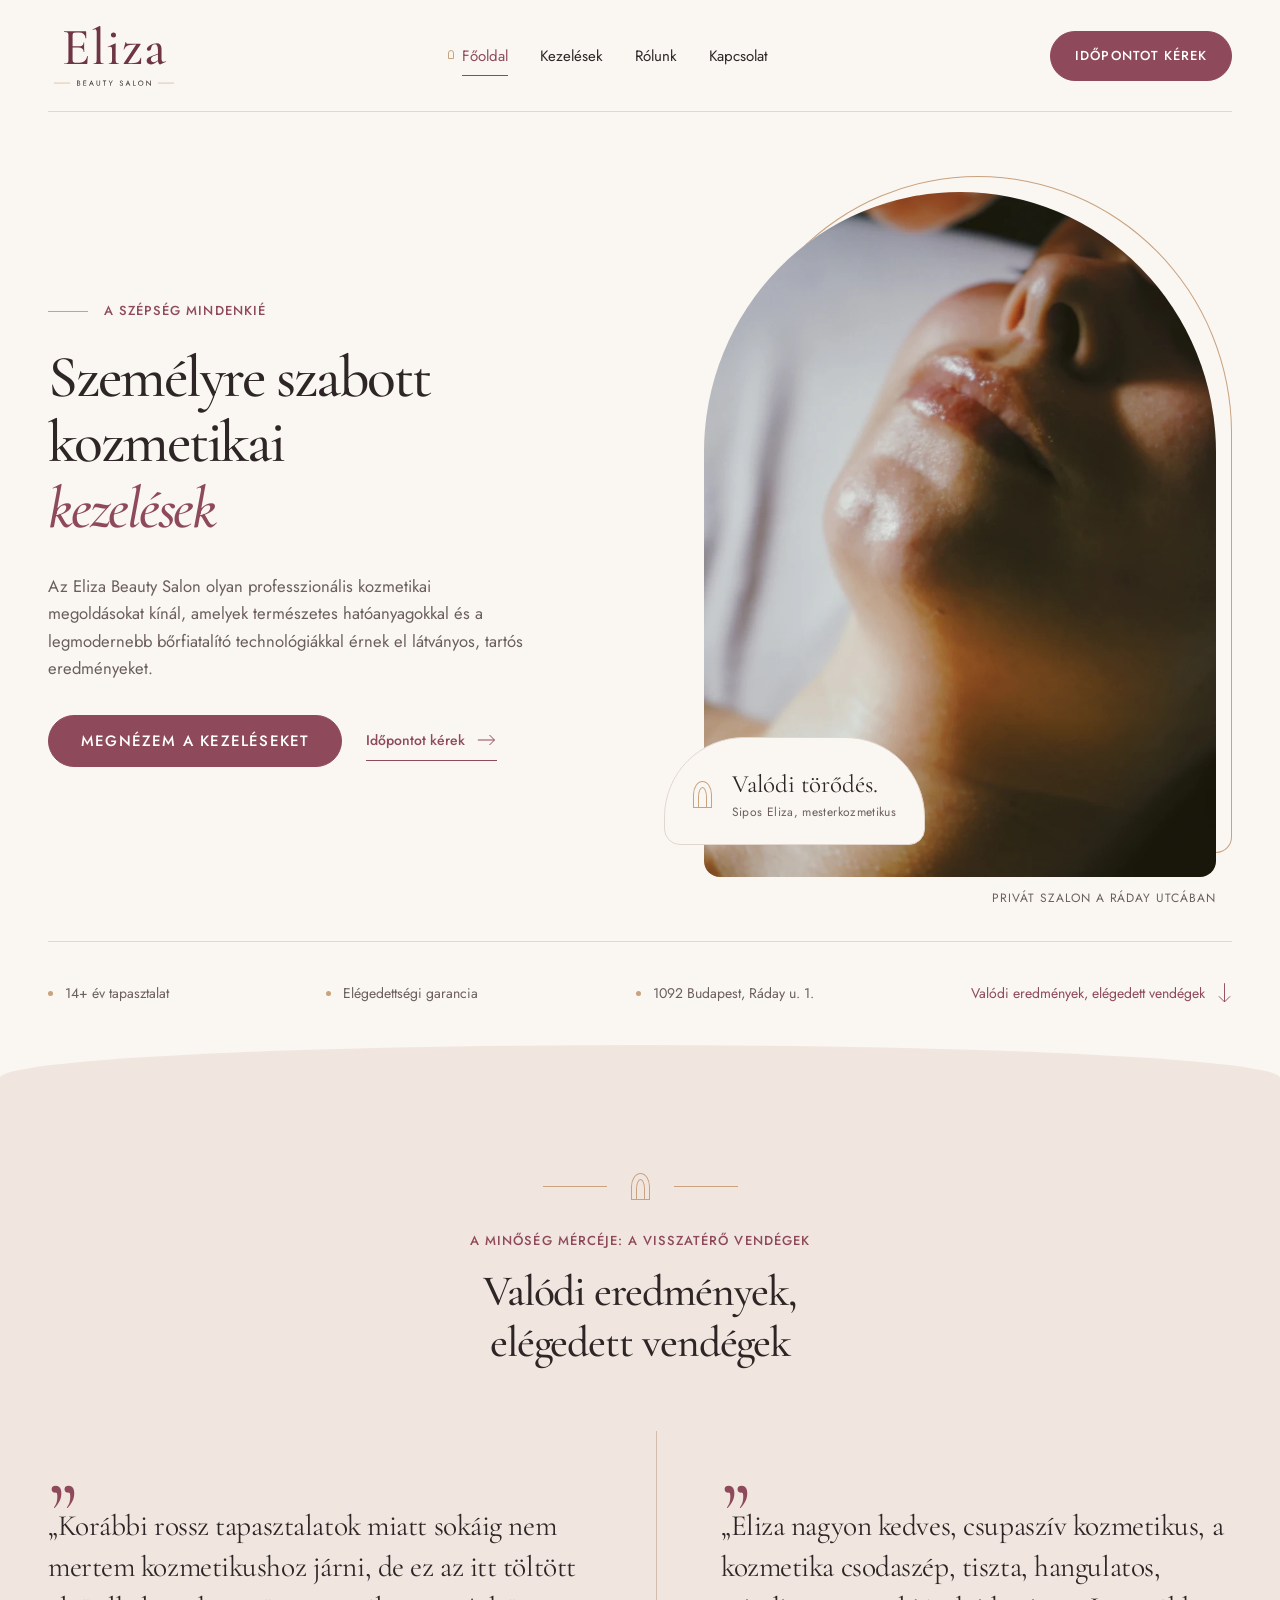
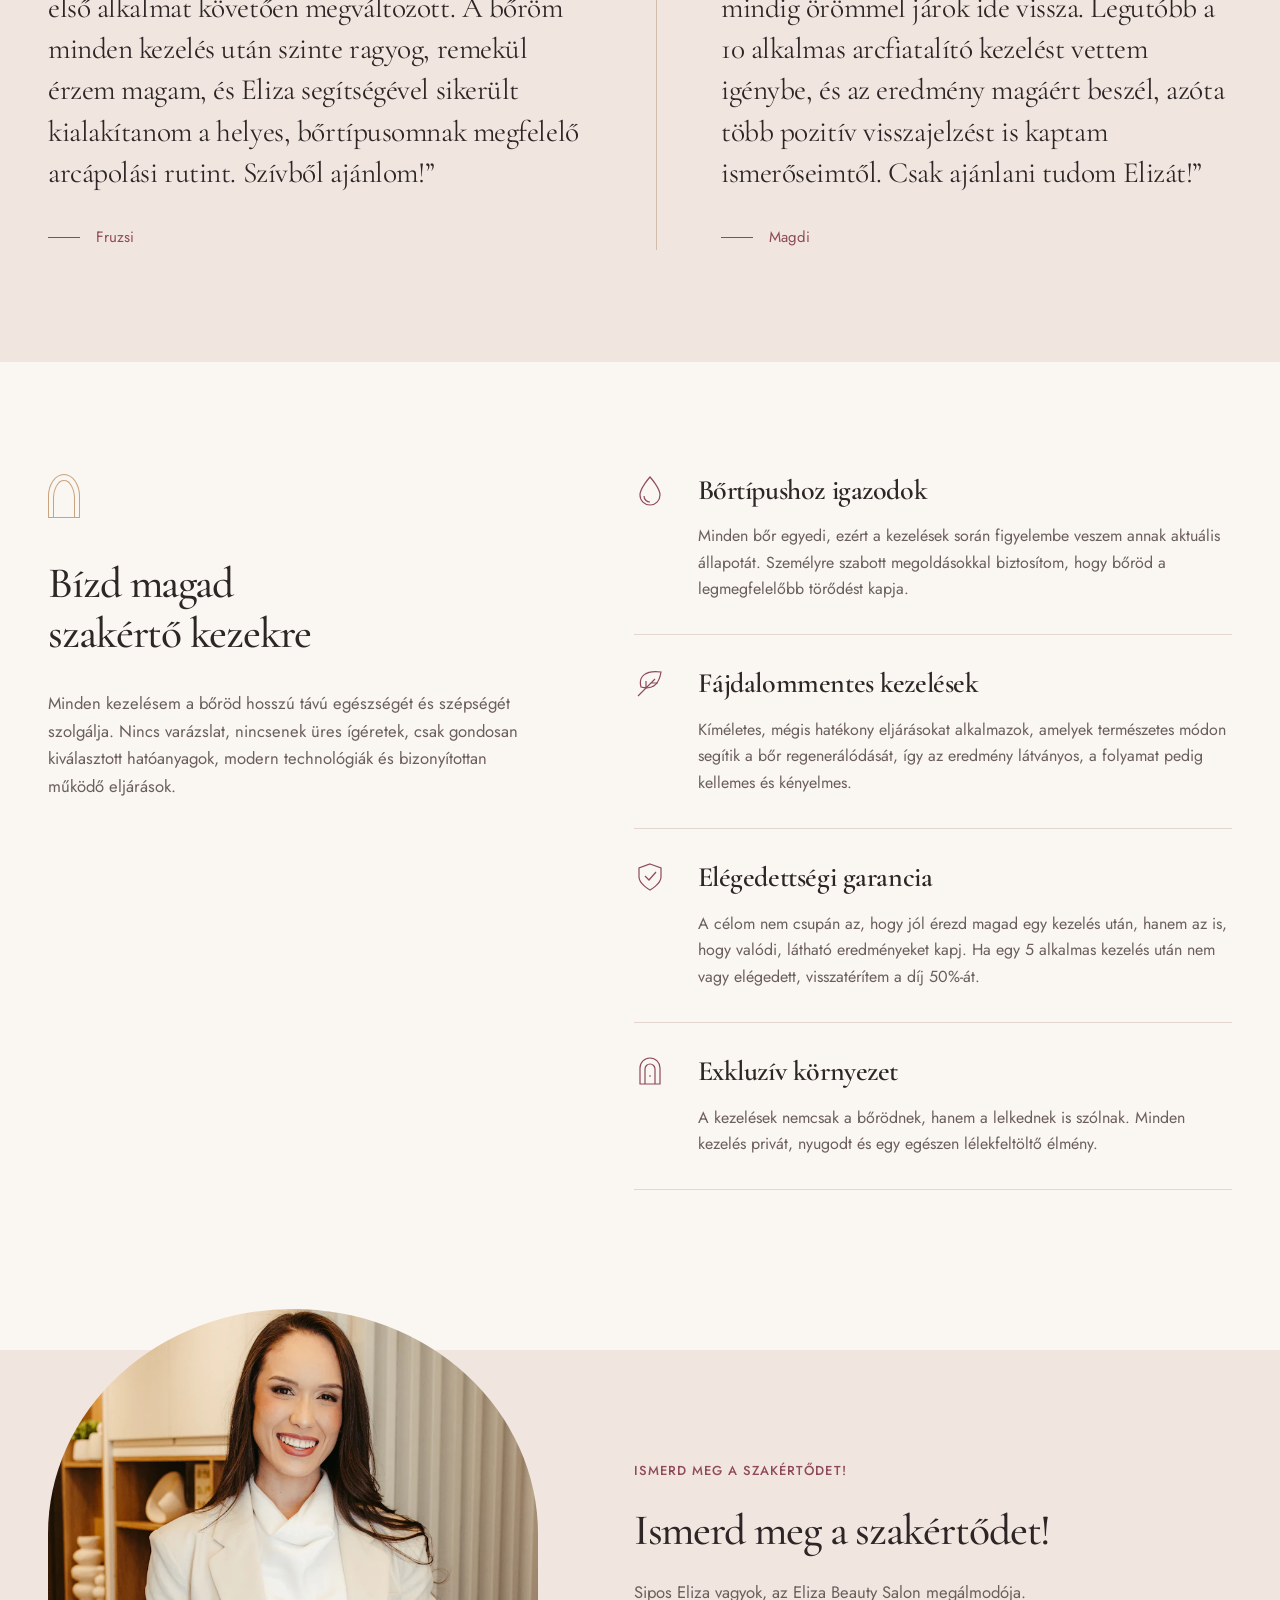
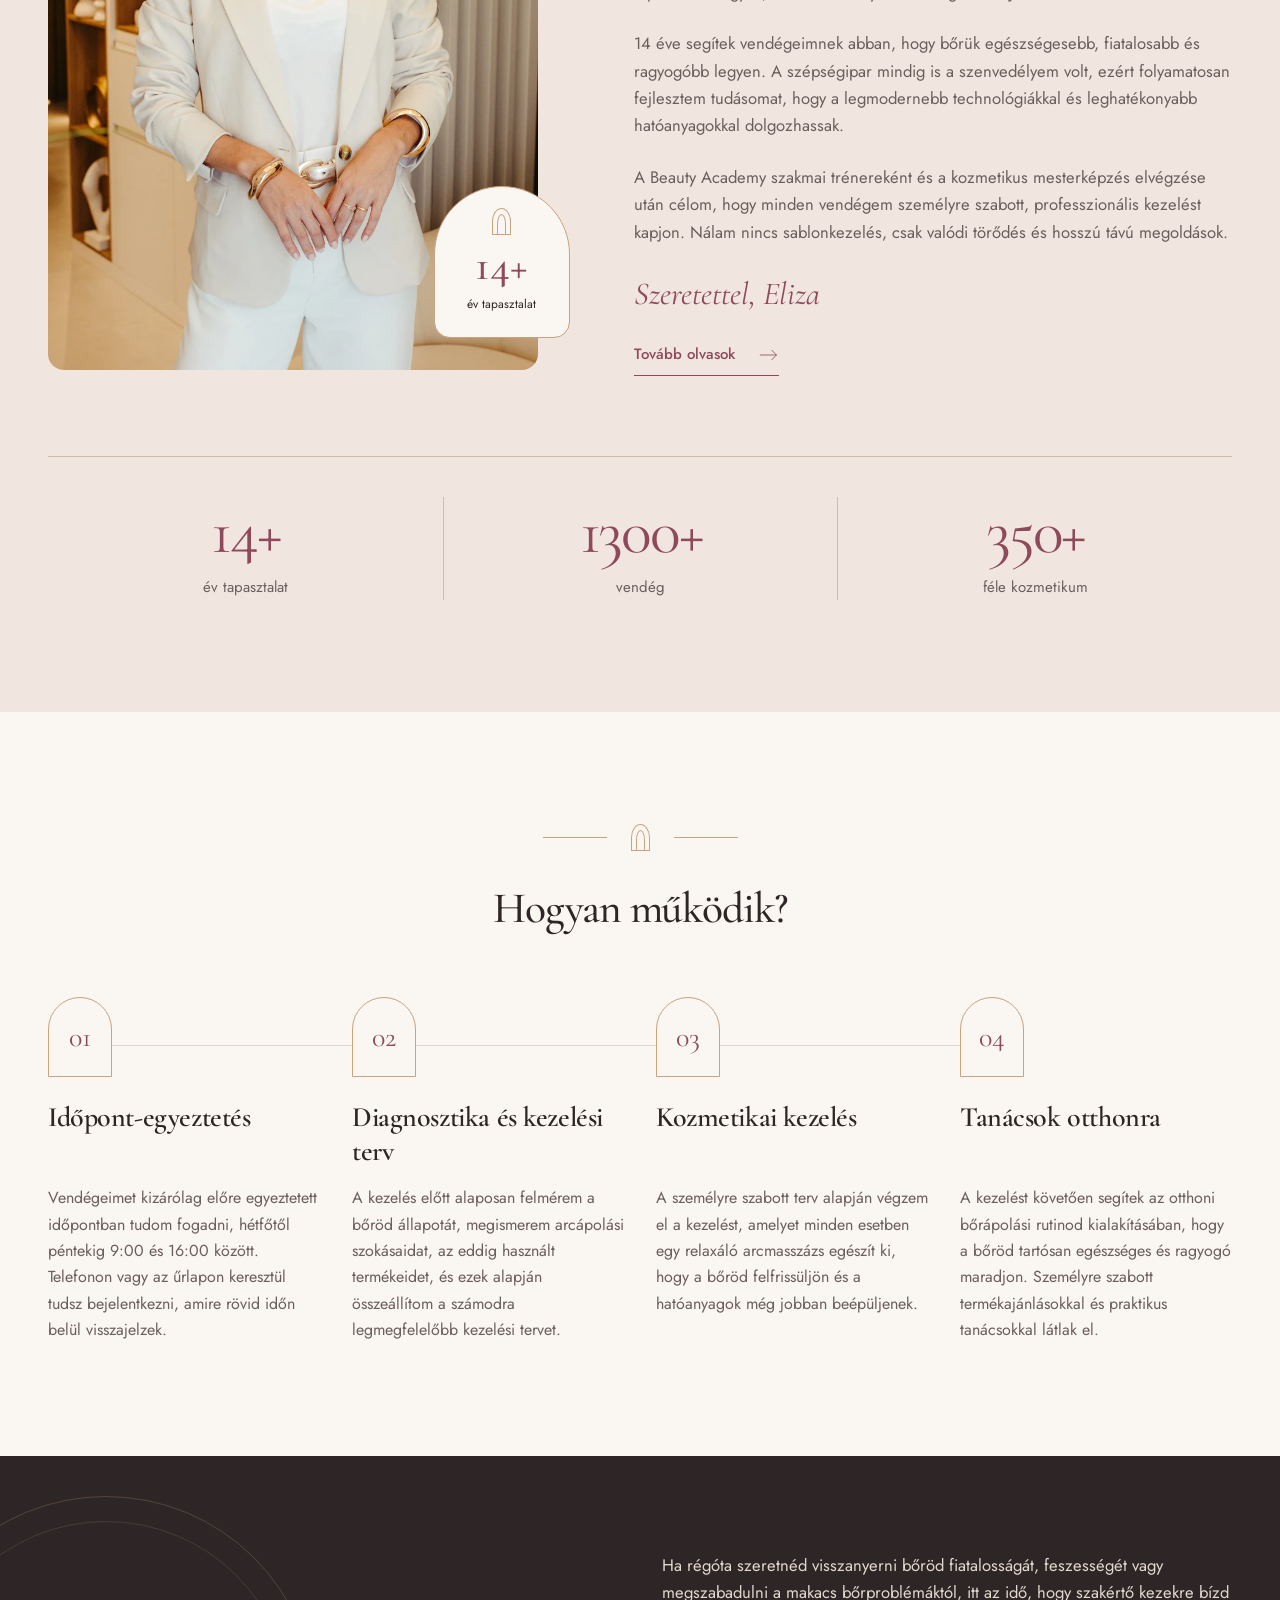
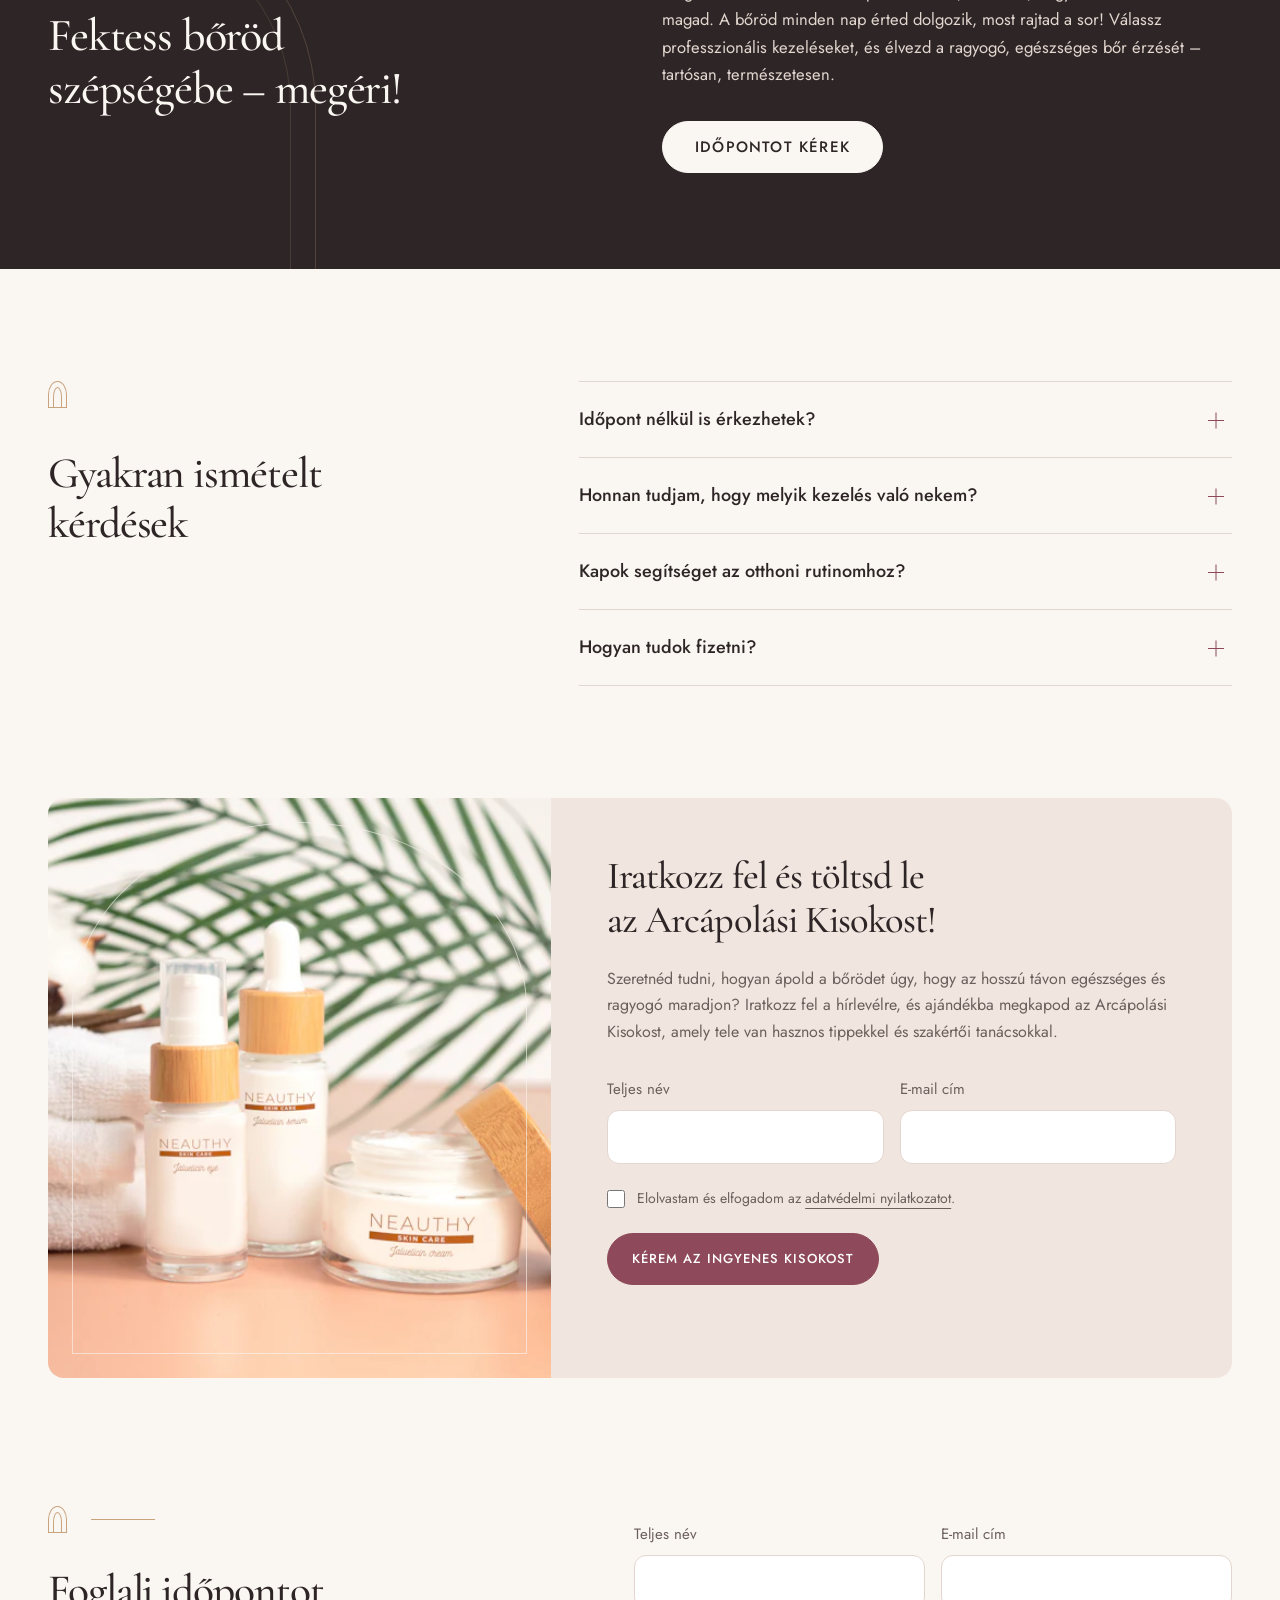
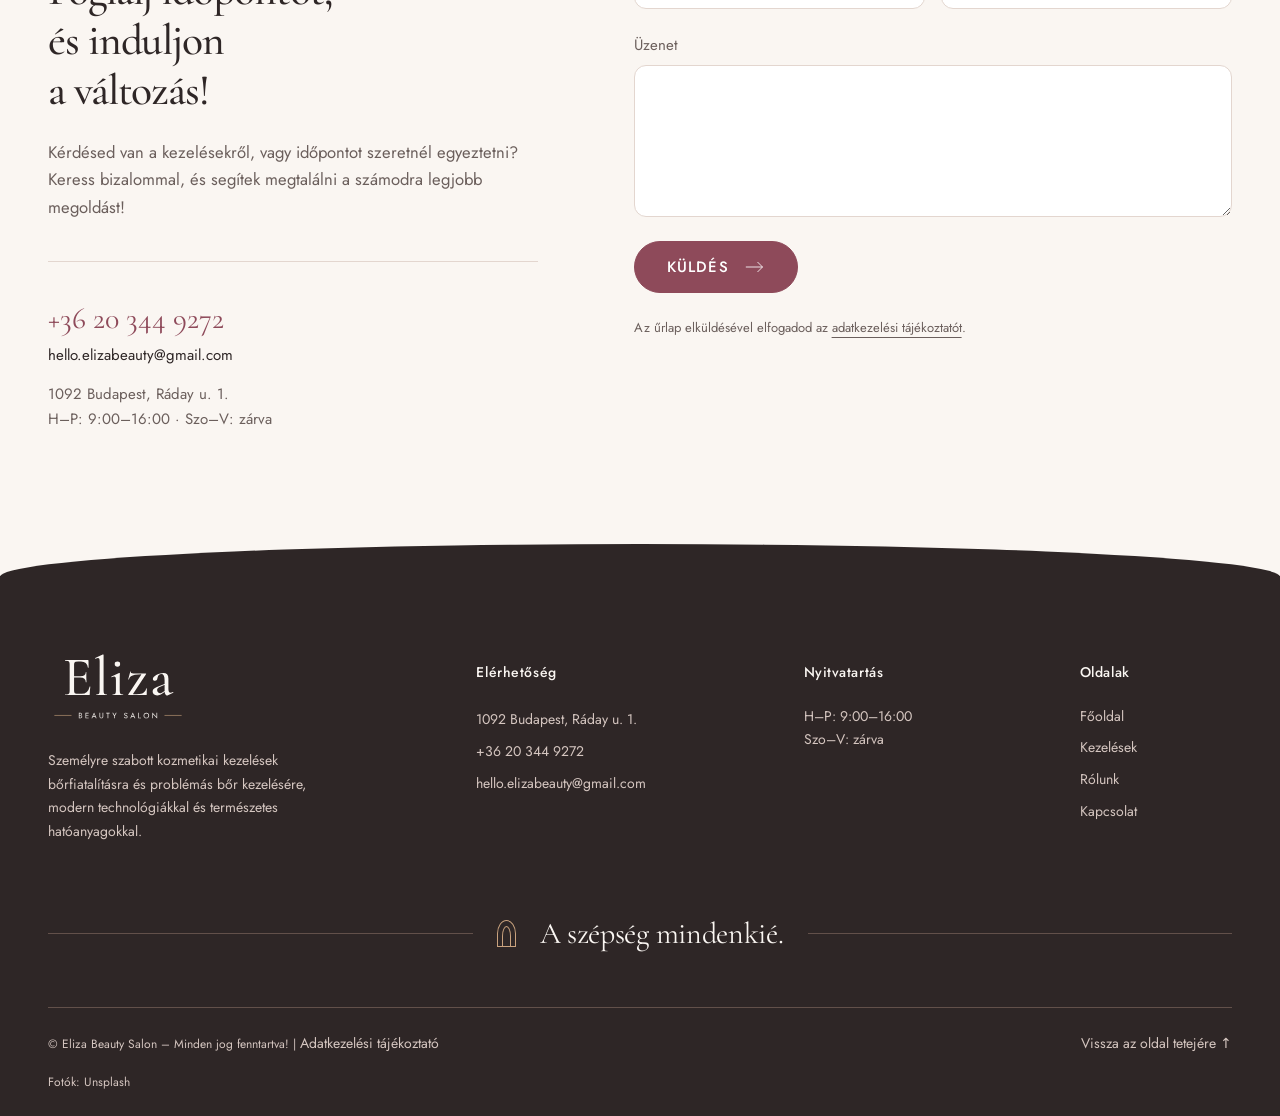
<file: index.html>
<!doctype html>
<html lang="hu">
<head>
<meta charset="UTF-8">
<meta name="viewport" content="width=device-width, initial-scale=1.0">
<title>Személyre szabott kozmetikai kezelések | Eliza Beauty Salon</title>
<meta name="description" content="Sipos Eliza mesterkozmetikusként személyre szabott arcfiatalító és anti-akné kezelésekkel várlak Budapest IX. kerületében. Ismerj meg, és kérj időpontot!">
<link rel="canonical" href="https://eliza-beauty-salon-budapest.netlify.app/">
<meta name="theme-color" content="#FAF6F2">
<meta property="og:title" content="Személyre szabott kozmetikai kezelések | Eliza Beauty Salon">
<meta property="og:description" content="Sipos Eliza mesterkozmetikusként személyre szabott arcfiatalító és anti-akné kezelésekkel várlak Budapest IX. kerületében. Ismerj meg, és kérj időpontot!">
<meta property="og:type" content="website">
<meta property="og:url" content="https://eliza-beauty-salon-budapest.netlify.app/">
<meta property="og:image" content="https://eliza-beauty-salon-budapest.netlify.app/images/arcmasszazs-meleg-feny-1600.webp">
<meta property="og:locale" content="hu_HU">
<link rel="icon" href="favicon.svg" type="image/svg+xml">
<link rel="alternate icon" href="images/logo/favicon.png" type="image/png">
<link rel="preconnect" href="https://fonts.googleapis.com">
<link rel="preconnect" href="https://fonts.gstatic.com" crossorigin>
<link href="https://fonts.googleapis.com/css2?family=Cormorant+Garamond:ital,wght@0,500;0,600;1,500&amp;family=Jost:wght@400;500&amp;display=swap" rel="stylesheet">
<link rel="stylesheet" href="css/style.css?v=1">
<script src="js/main.js?v=1" defer></script>
<link rel="preload" as="image" href="images/arcmasszazs-meleg-feny-800.webp" imagesrcset="images/arcmasszazs-meleg-feny-800.webp 800w, images/arcmasszazs-meleg-feny-1600.webp 1600w" imagesizes="(max-width: 640px) calc(86vw - 46.4px), (max-width: 860px) calc(47.619vw - 61.714px), (max-width: 1100px) calc(47.17vw - 65.057px), (max-width: 1296px) calc(47.17vw - 91.472px), 519.85px" fetchpriority="high">
<script type="application/ld+json">{"@context":"https://schema.org","@type":"BeautySalon","name":"Eliza Beauty Salon","address":{"@type":"PostalAddress","streetAddress":"Ráday u. 1.","postalCode":"1092","addressLocality":"Budapest","addressCountry":"HU"},"telephone":"+36203449272","email":"hello.elizabeauty@gmail.com","openingHoursSpecification":{"@type":"OpeningHoursSpecification","dayOfWeek":["Monday","Tuesday","Wednesday","Thursday","Friday"],"opens":"09:00","closes":"16:00"},"url":"https://eliza-beauty-salon-budapest.netlify.app/","image":"https://eliza-beauty-salon-budapest.netlify.app/images/arcmasszazs-meleg-feny-1600.webp"}</script>
</head>
<body id="teteje">
<a class="skip" href="#tartalom">Ugrás a tartalomra</a>
<header class="header" id="fejlec">
    <div class="wrap header-inner">
      <a class="brand" href="index.html" aria-label="Eliza Beauty Salon, főoldal"><img src="images/logo/logo.svg" width="376" height="206" alt="Eliza Beauty Salon"></a>
      <nav class="nav" aria-label="Fő navigáció">
        <a class="nav-link" href="index.html" aria-current="page">Főoldal</a>
        <a class="nav-link" href="kezelesek.html">Kezelések</a>
        <a class="nav-link" href="rolunk.html">Rólunk</a>
        <a class="nav-link" href="kapcsolat.html">Kapcsolat</a>
      </nav>
      <div class="header-actions">
        <a class="btn" href="#idopont">Időpontot kérek</a>
        <button class="menu-toggle" type="button" aria-expanded="false" aria-controls="mobil-menu" aria-label="Menü megnyitása"><span>Menü</span><span class="menu-lines" aria-hidden="true"></span></button>
      </div>
    </div>
    <div class="mobile-menu" id="mobil-menu" hidden inert>
      <nav aria-label="Mobil navigáció">
        <a href="index.html" aria-current="page">Főoldal</a><a href="kezelesek.html">Kezelések</a><a href="rolunk.html">Rólunk</a><a href="kapcsolat.html">Kapcsolat</a>
      </nav>
      <div class="mobile-menu-bottom"><p>1092 Budapest, Ráday u. 1.<br><a href="tel:+36203449272">+36 20 344 9272</a></p><span class="arch-mark" aria-hidden="true"></span></div>
    </div>
  </header>
<main id="tartalom" tabindex="-1">
<section class="hero" aria-labelledby="hero-cim">
      <div class="wrap">
        <div class="hero-grid">
          <div class="hero-copy">
            <span class="kicker hero-enter" style="--enter:80ms">A szépség mindenkié</span>
            <h1 class="hero-enter" id="hero-cim" style="--enter:220ms">Személyre szabott kozmetikai <em>kezelések</em></h1>
            <p class="hero-enter" style="--enter:380ms">Az Eliza Beauty Salon olyan professzionális kozmetikai megoldásokat kínál, amelyek természetes hatóanyagokkal és a legmodernebb bőrfiatalító technológiákkal érnek el látványos, tartós eredményeket.</p>
            <div class="hero-actions hero-enter" style="--enter:540ms">
              <a class="btn" href="kezelesek.html">Megnézem a kezeléseket</a>
              <a class="text-link" href="#idopont">Időpontot kérek <svg class="arrow" viewBox="0 0 24 16" fill="none" stroke="currentColor" stroke-width="1.2" aria-hidden="true"><path d="M1 8h20M15 2l6 6-6 6"/></svg></a>
            </div>
          </div>
          <figure class="hero-visual hero-enter" style="--enter:320ms">
            <div class="hero-photo"><img src="images/arcmasszazs-meleg-feny-800.webp" srcset="images/arcmasszazs-meleg-feny-800.webp 800w, images/arcmasszazs-meleg-feny-1600.webp 1600w" sizes="(max-width: 640px) calc(86vw - 46.4px), (max-width: 860px) calc(47.619vw - 61.714px), (max-width: 1100px) calc(47.17vw - 65.057px), (max-width: 1296px) calc(47.17vw - 91.472px), 519.85px" width="800" height="1200" alt="Nyugodtan pihenő vendég arcának gyengéd masszírozása meleg fényben" fetchpriority="high"></div>
            <div class="hero-note"><span class="arch-mark" aria-hidden="true"></span><p>Valódi törődés.<span>Sipos Eliza, mesterkozmetikus</span></p></div>
            <figcaption class="hero-caption">PRIVÁT SZALON A RÁDAY UTCÁBAN</figcaption>
          </figure>
        </div>
        <div class="hero-bottom hero-enter" style="--enter:700ms">
          <span><i class="mini-dot" aria-hidden="true"></i>14+ év tapasztalat</span>
          <span><i class="mini-dot" aria-hidden="true"></i>Elégedettségi garancia</span>
          <span><i class="mini-dot" aria-hidden="true"></i>1092 Budapest, Ráday u. 1.</span>
          <a class="scroll-cue" href="#velemenyek">Valódi eredmények, elégedett vendégek <svg viewBox="0 0 16 24" fill="none" stroke="currentColor" aria-hidden="true"><path d="M8 1v20M2 15l6 6 6-6"/></svg></a>
        </div>
      </div>
    </section>
<section class="section testimonials" id="velemenyek" aria-labelledby="velemenyek-cim">
      <div class="wrap">
        <div class="section-heading" data-reveal="rise">
          <div class="section-sign" aria-hidden="true"><span class="arch-mark"></span></div>
          <span class="kicker">A minőség mércéje: a visszatérő vendégek</span>
          <h2 id="velemenyek-cim">Valódi eredmények,<br>elégedett vendégek</h2>
        </div>
        <div class="quote-grid">
          <figure class="quote" data-reveal="side"><span class="quote-sign" aria-hidden="true">„</span><blockquote>„Korábbi rossz tapasztalatok miatt sokáig nem mertem kozmetikushoz járni, de ez az itt töltött első alkalmat követően megváltozott. A bőröm minden kezelés után szinte ragyog, remekül érzem magam, és Eliza segítségével sikerült kialakítanom a helyes, bőrtípusomnak megfelelő arcápolási rutint. Szívből ajánlom!”</blockquote><figcaption>Fruzsi</figcaption></figure>
          <figure class="quote" data-reveal="fade" style="--delay:180ms"><span class="quote-sign" aria-hidden="true">„</span><blockquote>„Eliza nagyon kedves, csupaszív kozmetikus, a kozmetika csodaszép, tiszta, hangulatos, mindig örömmel járok ide vissza. Legutóbb a 10 alkalmas arcfiatalító kezelést vettem igénybe, és az eredmény magáért beszél, azóta több pozitív visszajelzést is kaptam ismerőseimtől. Csak ajánlani tudom Elizát!”</blockquote><figcaption>Magdi</figcaption></figure>
        </div>
      </div>
    </section>
<section class="section" aria-labelledby="elonyok-cim">
      <div class="wrap benefits">
        <div class="benefits-intro" data-reveal="side">
          <span class="arch-mark" aria-hidden="true"></span>
          <h2 id="elonyok-cim">Bízd magad<br>szakértő kezekre</h2>
          <p>Minden kezelésem a bőröd hosszú távú egészségét és szépségét szolgálja. Nincs varázslat, nincsenek üres ígéretek, csak gondosan kiválasztott hatóanyagok, modern technológiák és bizonyítottan működő eljárások.</p>
        </div>
        <div>
          <article class="benefit" data-reveal="rise"><svg class="line-icon" viewBox="0 0 32 32" fill="none" stroke="currentColor" aria-hidden="true"><path d="M16 3S6 14 6 21a10 10 0 0 0 20 0C26 14 16 3 16 3Z"/><path d="M10 22a6 6 0 0 0 6 6"/></svg><div><h3>Bőrtípushoz igazodok</h3><p>Minden bőr egyedi, ezért a kezelések során figyelembe veszem annak aktuális állapotát. Személyre szabott megoldásokkal biztosítom, hogy bőröd a legmegfelelőbb törődést kapja.</p></div></article>
          <article class="benefit" data-reveal="rise"><svg class="line-icon" viewBox="0 0 32 32" fill="none" stroke="currentColor" aria-hidden="true"><path d="M27 5C12 3 4 9 7 20c11 3 18-2 20-15Z"/><path d="M4 29 21 12M12 21v-7M17 16h7"/></svg><div><h3>Fájdalommentes kezelések</h3><p>Kíméletes, mégis hatékony eljárásokat alkalmazok, amelyek természetes módon segítik a bőr regenerálódását, így az eredmény látványos, a folyamat pedig kellemes és kényelmes.</p></div></article>
          <article class="benefit" data-reveal="rise"><svg class="line-icon" viewBox="0 0 32 32" fill="none" stroke="currentColor" aria-hidden="true"><path d="m16 3 11 4v9c0 7-11 13-11 13S5 23 5 16V7l11-4Z"/><path d="m11 15 4 4 7-8"/></svg><div><h3>Elégedettségi garancia</h3><p>A célom nem csupán az, hogy jól érezd magad egy kezelés után, hanem az is, hogy valódi, látható eredményeket kapj. Ha egy 5 alkalmas kezelés után nem vagy elégedett, visszatérítem a díj 50%-át.</p></div></article>
          <article class="benefit" data-reveal="rise"><svg class="line-icon" viewBox="0 0 32 32" fill="none" stroke="currentColor" aria-hidden="true"><path d="M6 29V13a10 10 0 0 1 20 0v16H6Z"/><path d="M11 29V14a5 5 0 0 1 10 0v15M15 21h2"/></svg><div><h3>Exkluzív környezet</h3><p>A kezelések nemcsak a bőrödnek, hanem a lelkednek is szólnak. Minden kezelés privát, nyugodt és egy egészen lélekfeltöltő élmény.</p></div></article>
        </div>
      </div>
    </section>
<section class="section about" aria-labelledby="bemutatkozas-cim">
      <div class="wrap">
        <div class="about-grid">
          <figure class="about-visual" data-reveal="image"><img src="images/kozmetikus-portre-800.webp" srcset="images/kozmetikus-portre-800.webp 800w, images/kozmetikus-portre-1600.webp 1600w" sizes="(max-width: 640px) calc(82vw - 32.8px), (max-width: 860px) calc(45vw - 50.4px), (max-width: 1100px) calc(45vw - 54px), (max-width: 1296px) calc(45vw - 86.4px), 496.8px" width="800" height="1200" alt="Elizát képviselő mosolygó kozmetikus világos ruhában, a nyugodt szalonban" loading="lazy" decoding="async"><div class="about-seal"><span class="arch-mark" aria-hidden="true"></span><strong>14+</strong><span>év tapasztalat</span></div></figure>
          <div class="about-copy" data-reveal="fade">
            <span class="kicker">Ismerd meg a szakértődet!</span>
            <h2 id="bemutatkozas-cim">Ismerd meg a szakértődet!</h2><p>Sipos Eliza vagyok, az Eliza Beauty Salon megálmodója.</p>
            <p>14 éve segítek vendégeimnek abban, hogy bőrük egészségesebb, fiatalosabb és ragyogóbb legyen. A szépségipar mindig is a szenvedélyem volt, ezért folyamatosan fejlesztem tudásomat, hogy a legmodernebb technológiákkal és leghatékonyabb hatóanyagokkal dolgozhassak.</p>
            <p>A Beauty Academy szakmai trénereként és a kozmetikus mesterképzés elvégzése után célom, hogy minden vendégem személyre szabott, professzionális kezelést kapjon. Nálam nincs sablonkezelés, csak valódi törődés és hosszú távú megoldások.</p>
            <div class="signature" aria-hidden="true">Szeretettel, Eliza</div>
            <a class="text-link" href="rolunk.html">Tovább olvasok <svg class="arrow" viewBox="0 0 24 16" fill="none" stroke="currentColor" aria-hidden="true"><path d="M1 8h20M15 2l6 6-6 6"/></svg></a>
          </div>
        </div>
        <div class="stats" data-reveal="fade">
          <div class="stat"><span class="stat-number" data-count="14" aria-label="14 plusz">14+</span><span class="stat-label">év tapasztalat</span></div>
          <div class="stat"><span class="stat-number" data-count="1300" aria-label="1300 plusz">1300+</span><span class="stat-label">vendég</span></div>
          <div class="stat"><span class="stat-number" data-count="350" aria-label="350 plusz">350+</span><span class="stat-label">féle kozmetikum</span></div>
        </div>
      </div>
    </section>
<section class="section process" aria-labelledby="folyamat-cim">
      <div class="wrap">
        <div class="section-heading" data-reveal="rise"><div class="section-sign" aria-hidden="true"><span class="arch-mark"></span></div><h2 id="folyamat-cim">Hogyan működik?</h2></div>
        <div class="process-grid">
          <article class="step" data-reveal="rise"><span class="step-number" aria-hidden="true">01</span><h3>Időpont-egyeztetés</h3><p>Vendégeimet kizárólag előre egyeztetett időpontban tudom fogadni, hétfőtől péntekig 9:00 és 16:00 között. Telefonon vagy az űrlapon keresztül tudsz bejelentkezni, amire rövid időn belül visszajelzek.</p></article>
          <article class="step" data-reveal="rise" style="--delay:100ms"><span class="step-number" aria-hidden="true">02</span><h3>Diagnosztika és kezelési terv</h3><p>A kezelés előtt alaposan felmérem a bőröd állapotát, megismerem arcápolási szokásaidat, az eddig használt termékeidet, és ezek alapján összeállítom a számodra legmegfelelőbb kezelési tervet.</p></article>
          <article class="step" data-reveal="rise" style="--delay:200ms"><span class="step-number" aria-hidden="true">03</span><h3>Kozmetikai kezelés</h3><p>A személyre szabott terv alapján végzem el a kezelést, amelyet minden esetben egy relaxáló arcmasszázs egészít ki, hogy a bőröd felfrissüljön és a hatóanyagok még jobban beépüljenek.</p></article>
          <article class="step" data-reveal="rise" style="--delay:300ms"><span class="step-number" aria-hidden="true">04</span><h3>Tanácsok otthonra</h3><p>A kezelést követően segítek az otthoni bőrápolási rutinod kialakításában, hogy a bőröd tartósan egészséges és ragyogó maradjon. Személyre szabott termékajánlásokkal és praktikus tanácsokkal látlak el.</p></article>
        </div>
      </div>
    </section>
<section class="invitation dark"><div class="invitation-arch" aria-hidden="true"></div><div class="wrap invitation-inner"><h2 data-reveal="side">Fektess bőröd szépségébe – megéri!</h2><div data-reveal="fade"><p>Ha régóta szeretnéd visszanyerni bőröd fiatalosságát, feszességét vagy megszabadulni a makacs bőrproblémáktól, itt az idő, hogy szakértő kezekre bízd magad. A bőröd minden nap érted dolgozik, most rajtad a sor! Válassz professzionális kezeléseket, és élvezd a ragyogó, egészséges bőr érzését – tartósan, természetesen.</p><a class="btn" href="#idopont">Időpontot kérek</a></div></div></section>
<section class="section" aria-labelledby="gyik-cim">
      <div class="wrap faq-grid">
        <div class="faq-intro" data-reveal="side"><span class="arch-mark" aria-hidden="true"></span><h2 id="gyik-cim">Gyakran ismételt kérdések</h2></div>
        <div class="faq-list" data-reveal="fade">
          <details><summary>Időpont nélkül is érkezhetek?</summary><p>Nem, a kozmetikámban kizárólag időpontra fogadok vendégeket.</p></details>
          <details><summary>Honnan tudjam, hogy melyik kezelés való nekem?</summary><p>Az első találkozás alkalmával a kezelés előtt diagnosztizálom a bőrödet, és felvázolom a kezelési tervet.</p></details>
          <details><summary>Kapok segítséget az otthoni rutinomhoz?</summary><p>Igen, természetesen! Az első alkalmat követően elmondom, hogy mire figyelj a mindennapokban, milyen termékeket használj, hogy a bőröd a lehető legjobb törődést kapja.</p></details>
          <details><summary>Hogyan tudok fizetni?</summary><p>Bankkártyával és készpénzzel is fizethetsz a szalonban.</p></details>
        </div>
      </div>
    </section>
<section class="section newsletter" aria-labelledby="hirlevel-cim">
      <div class="wrap newsletter-panel">
        <div class="newsletter-visual" data-reveal="image"><img src="images/termeszetes-hatoanyagok-800.webp" srcset="images/termeszetes-hatoanyagok-800.webp 800w, images/termeszetes-hatoanyagok-1600.webp 1600w" sizes="(max-width: 640px) calc(100vw - 40px), (max-width: 860px) calc(35vw - 22.4px), (max-width: 1100px) calc(42.5vw - 27.2px), (max-width: 1296px) calc(42.5vw - 40.8px), 510px" width="800" height="533" alt="Bőrápoló krémek és szérumok puha törölközők mellett, természetes növényi háttérrel" loading="lazy" decoding="async"></div>
        <div class="newsletter-content" data-reveal="fade">
          <h2 id="hirlevel-cim">Iratkozz fel és töltsd le az Arcápolási Kisokost!</h2>
          <p>Szeretnéd tudni, hogyan ápold a bőrödet úgy, hogy az hosszú távon egészséges és ragyogó maradjon? Iratkozz fel a hírlevélre, és ajándékba megkapod az Arcápolási Kisokost, amely tele van hasznos tippekkel és szakértői tanácsokkal.</p>
          <form name="hirlevel" method="POST" action="/kisokos-koszonjuk.html" data-netlify="true" netlify-honeypot="bot-field" aria-labelledby="hirlevel-cim"><input type="hidden" name="form-name" value="hirlevel"><p class="sr-only"><label>Ne töltsd ki: <input name="bot-field" tabindex="-1" autocomplete="off"></label></p>
            <div class="field-row"><div class="field"><label for="hirlevel-nev">Teljes név</label><input id="hirlevel-nev" name="nev" autocomplete="name" required></div><div class="field"><label for="hirlevel-email">E-mail cím</label><input id="hirlevel-email" name="email" type="email" autocomplete="email" required></div></div>
            <label class="consent" for="hirlevel-hozzajarulas"><input id="hirlevel-hozzajarulas" name="adatvedelem" type="checkbox" required value="elfogadva"><span>Elolvastam és elfogadom az <a href="adatkezelesi-tajekoztato.html">adatvédelmi nyilatkozatot</a>.</span></label>
            <button class="btn" type="submit">Kérem az ingyenes kisokost</button>
          </form>
        </div>
      </div>
    </section>
<section class="section appointment" id="idopont" aria-labelledby="idopont-cim">
      <div class="wrap appointment-grid">
        <div class="appointment-copy" data-reveal="side">
          <div class="section-sign" aria-hidden="true"><span class="arch-mark"></span></div>
          <h2 id="idopont-cim">Foglalj időpontot,<br>és induljon<br>a változás!</h2>
          <p>Kérdésed van a kezelésekről, vagy időpontot szeretnél egyeztetni? Keress bizalommal, és segítek megtalálni a számodra legjobb megoldást!</p>
          <div class="contact-card"><a href="tel:+36203449272">+36 20 344 9272</a><a href="mailto:hello.elizabeauty@gmail.com" class="small">hello.elizabeauty@gmail.com</a><p>1092 Budapest, Ráday u. 1.<br>H–P: 9:00–16:00 · Szo–V: zárva</p></div>
        </div>
        <form class="appointment-form" name="idopontkeres" method="POST" action="/koszonjuk.html" data-netlify="true" netlify-honeypot="bot-field" aria-label="Időpontkérés">
 <input type="hidden" name="form-name" value="idopontkeres"><p class="sr-only"><label>Ne töltsd ki: <input name="bot-field" tabindex="-1" autocomplete="off"></label></p>
 <div class="field-row"><div class="field"><label for="idopont-nev">Teljes név</label><input id="idopont-nev" name="nev" autocomplete="name" required></div><div class="field"><label for="idopont-email">E-mail cím</label><input id="idopont-email" name="email" type="email" autocomplete="email" required></div></div>
 <div class="field"><label for="idopont-uzenet">Üzenet</label><textarea id="idopont-uzenet" name="uzenet" rows="5" required></textarea></div>
 <button class="btn" type="submit">Küldés <svg class="arrow" viewBox="0 0 24 16" fill="none" stroke="currentColor" aria-hidden="true"><path d="M1 8h20M15 2l6 6-6 6"/></svg></button>
 <p class="form-note">Az űrlap elküldésével elfogadod az <a href="adatkezelesi-tajekoztato.html">adatkezelési tájékoztatót</a>.</p>
 </form>
      </div>
    </section>
</main>
<footer class="footer dark">
    <div class="wrap">
      <div class="footer-top">
        <div class="footer-brand"><a href="index.html" aria-label="Eliza Beauty Salon, főoldal"><img src="images/logo/logo-feher.svg" width="376" height="206" loading="lazy" decoding="async" alt="Eliza Beauty Salon"></a><p>Személyre szabott kozmetikai kezelések bőrfiatalításra és problémás bőr kezelésére, modern technológiákkal és természetes hatóanyagokkal.</p></div>
        <div class="footer-contact"><h3>Elérhetőség</h3><address><span>1092 Budapest, Ráday u. 1.</span><a href="tel:+36203449272">+36 20 344 9272</a><a href="mailto:hello.elizabeauty@gmail.com">hello.elizabeauty@gmail.com</a></address></div>
        <div class="footer-hours"><h3>Nyitvatartás</h3><p>H–P: 9:00–16:00<br>Szo–V: zárva</p></div>
        <div class="footer-pages"><h3>Oldalak</h3><nav aria-label="Lábléc navigáció"><a href="index.html">Főoldal</a><a href="kezelesek.html">Kezelések</a><a href="rolunk.html">Rólunk</a><a href="kapcsolat.html">Kapcsolat</a></nav></div>
      </div>
      <div class="footer-closing"><span class="arch-mark" aria-hidden="true"></span><p>A szépség mindenkié.</p></div>
      <div class="footer-bottom"><p>© Eliza Beauty Salon – Minden jog fenntartva! | <a href="adatkezelesi-tajekoztato.html">Adatkezelési tájékoztató</a></p><a class="back-top" href="#teteje">Vissza az oldal tetejére ↑</a></div><p class="photo-credit">Fotók: Unsplash</p>
    </div>
  </footer>
</body>
</html>
</file>
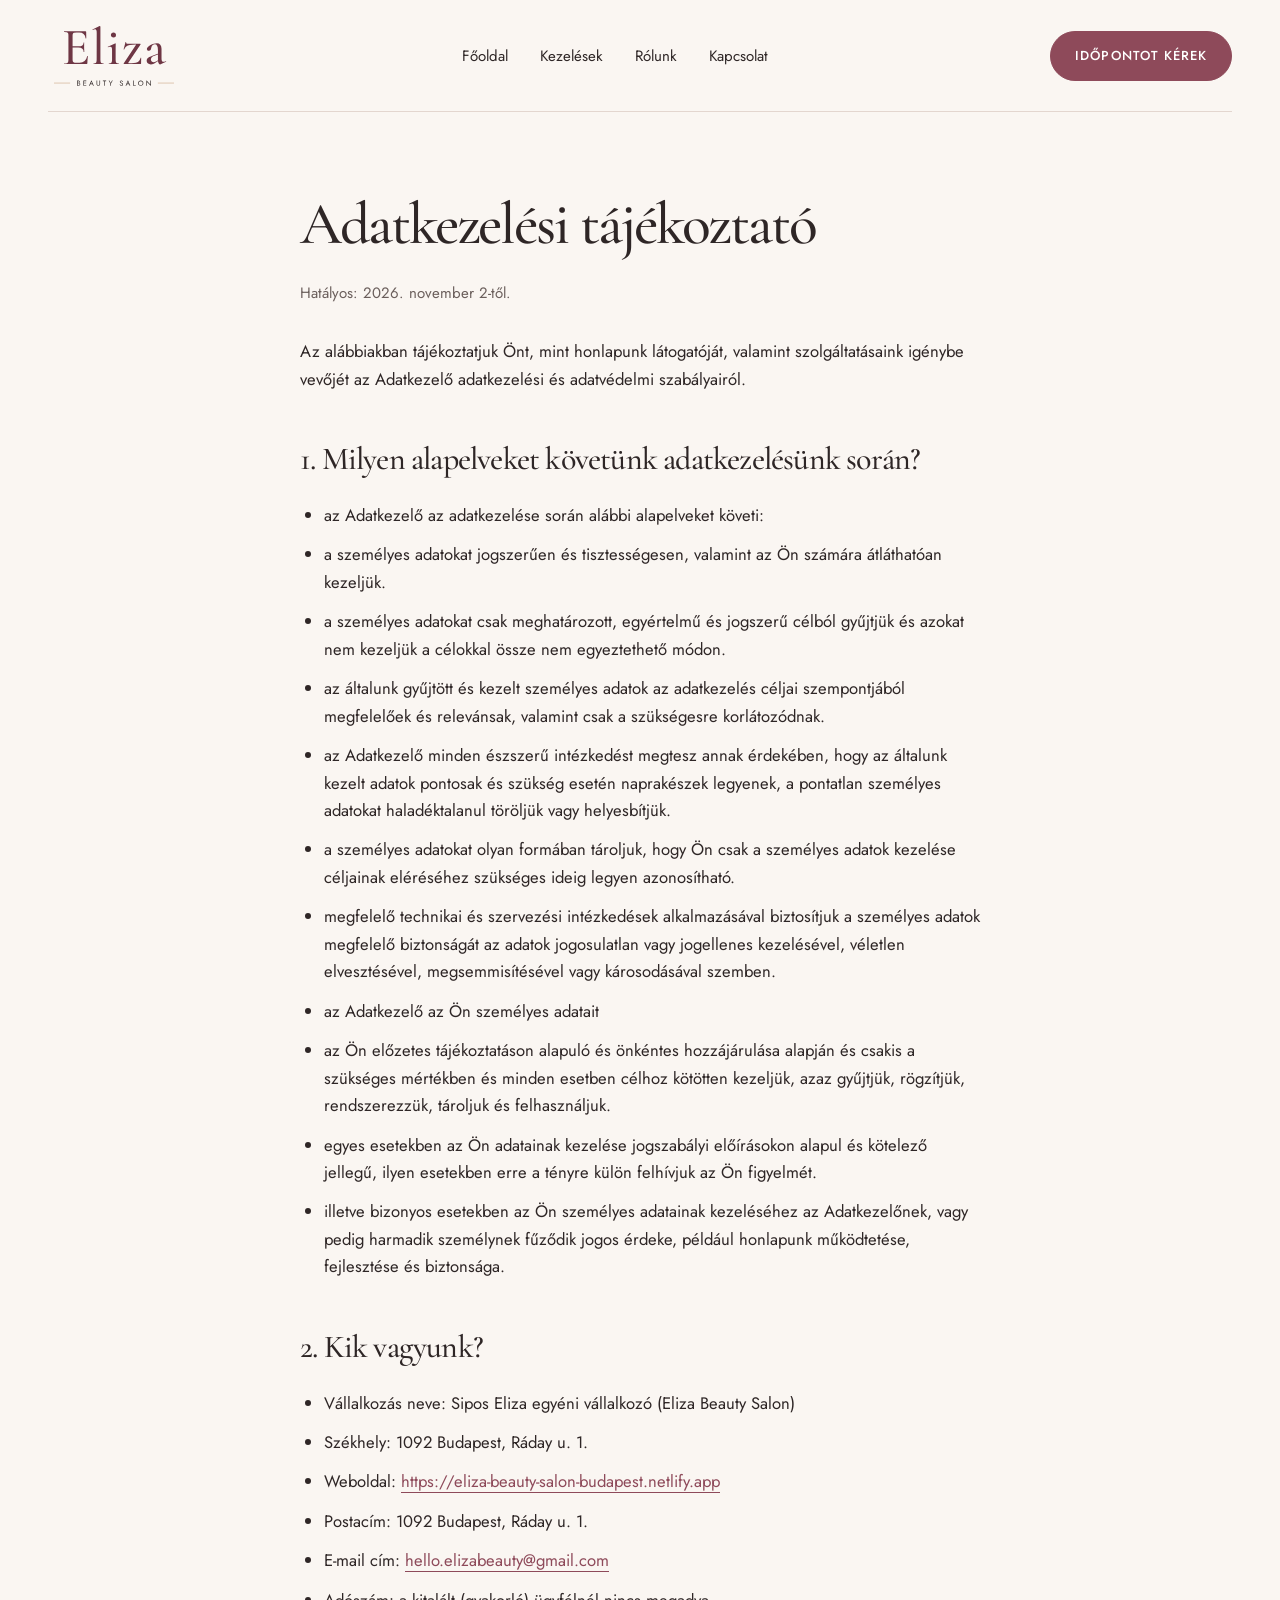
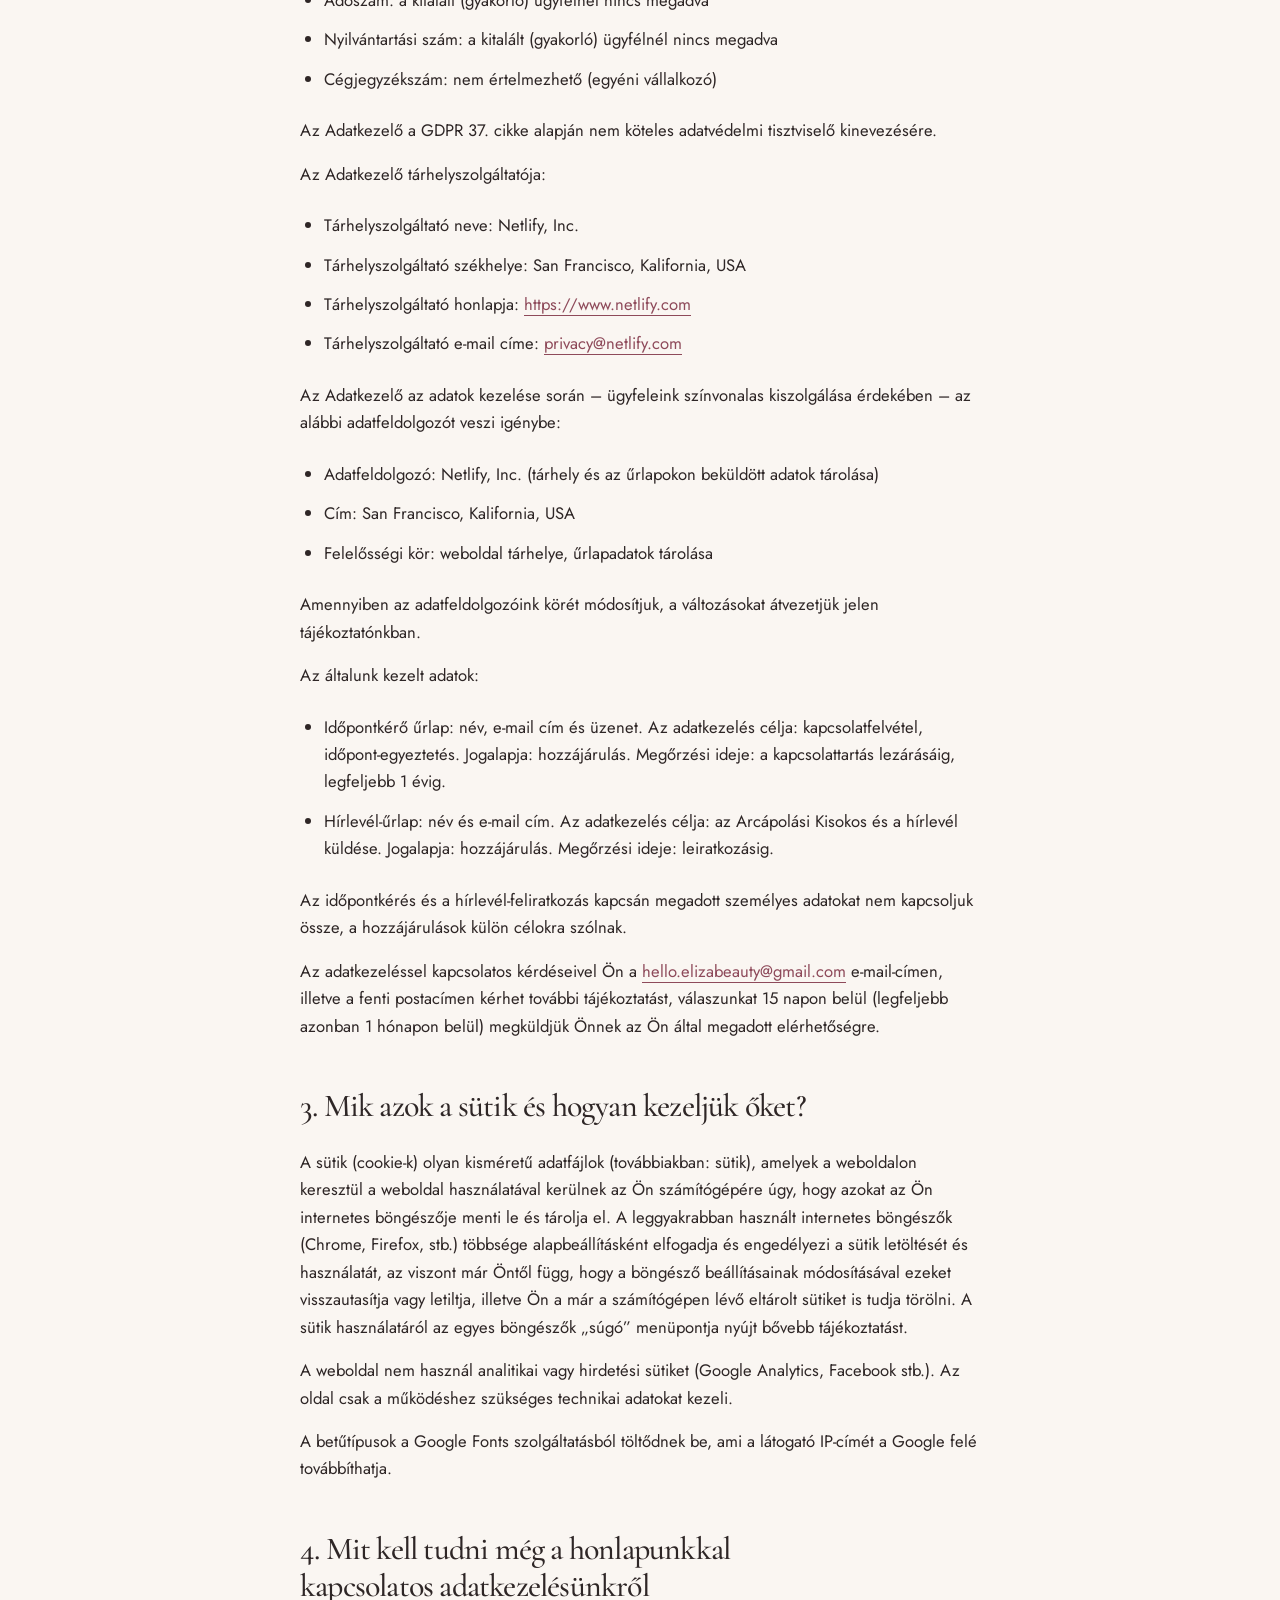
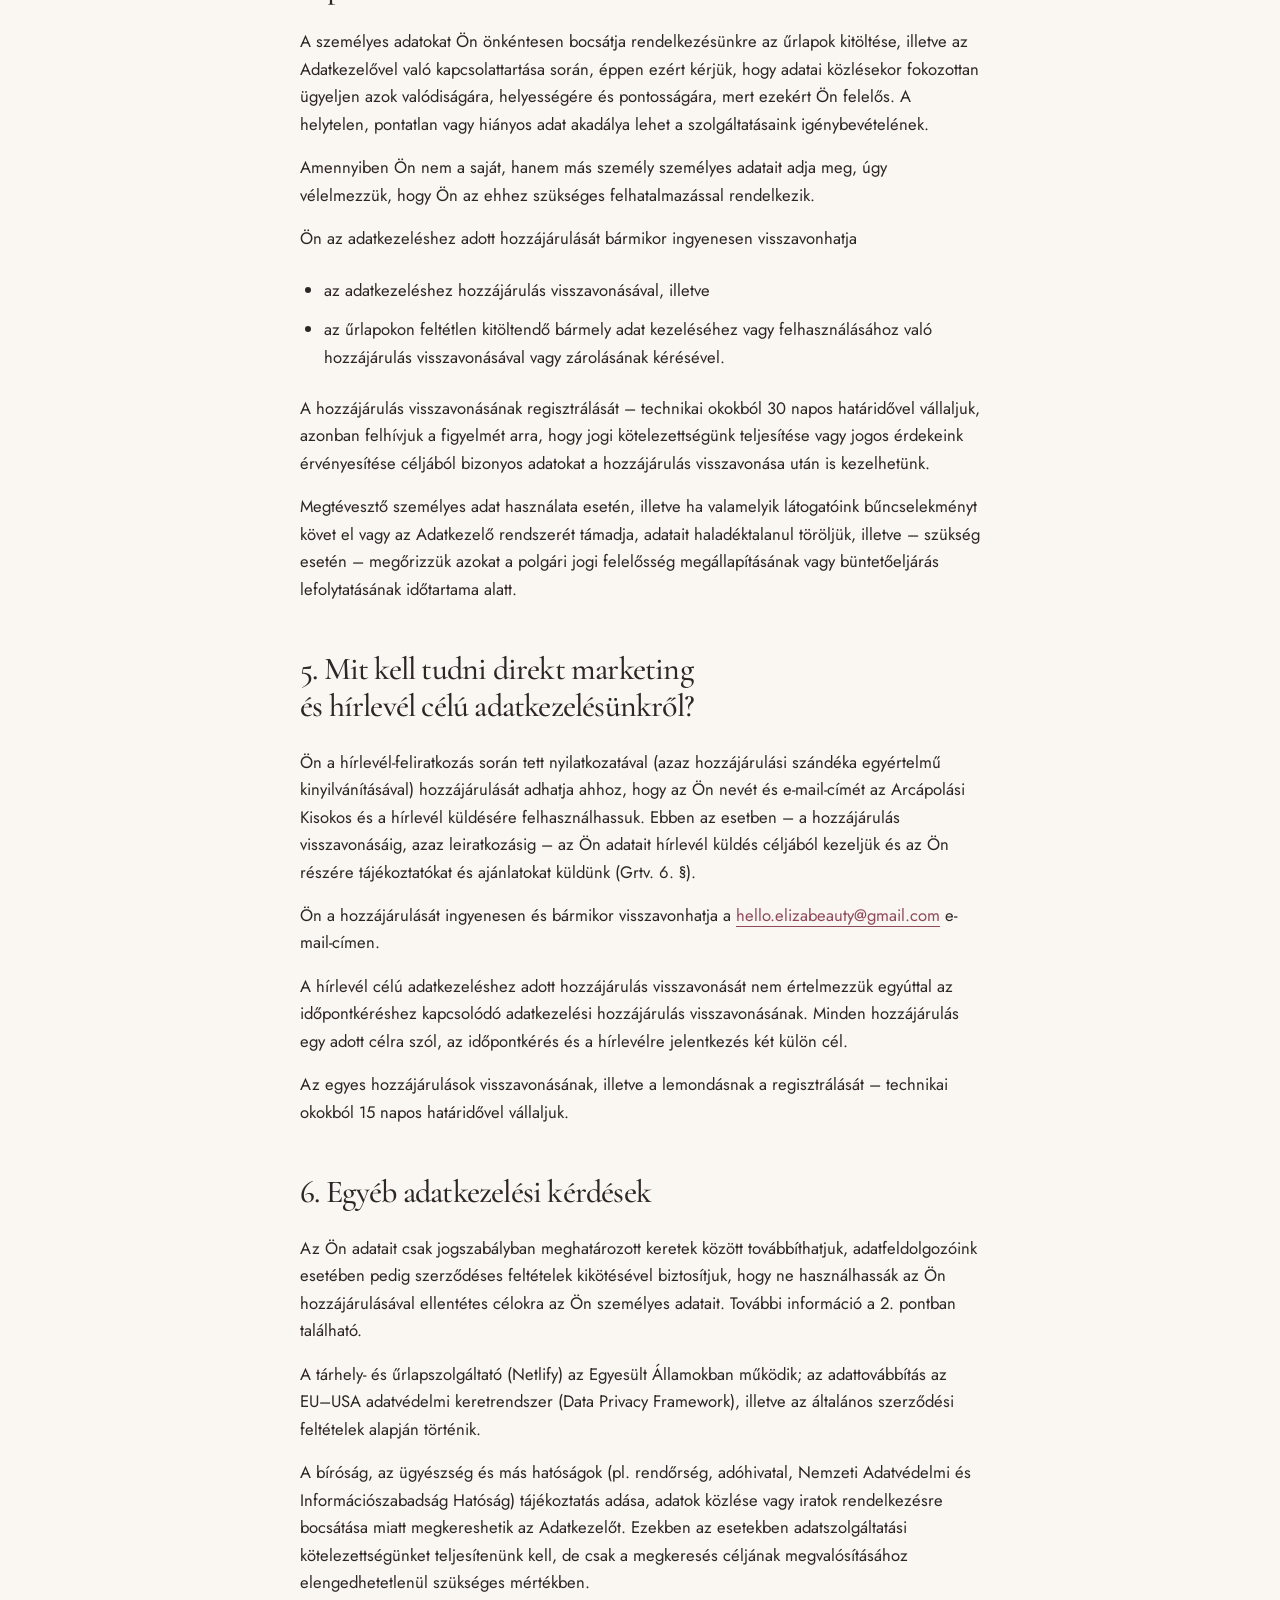
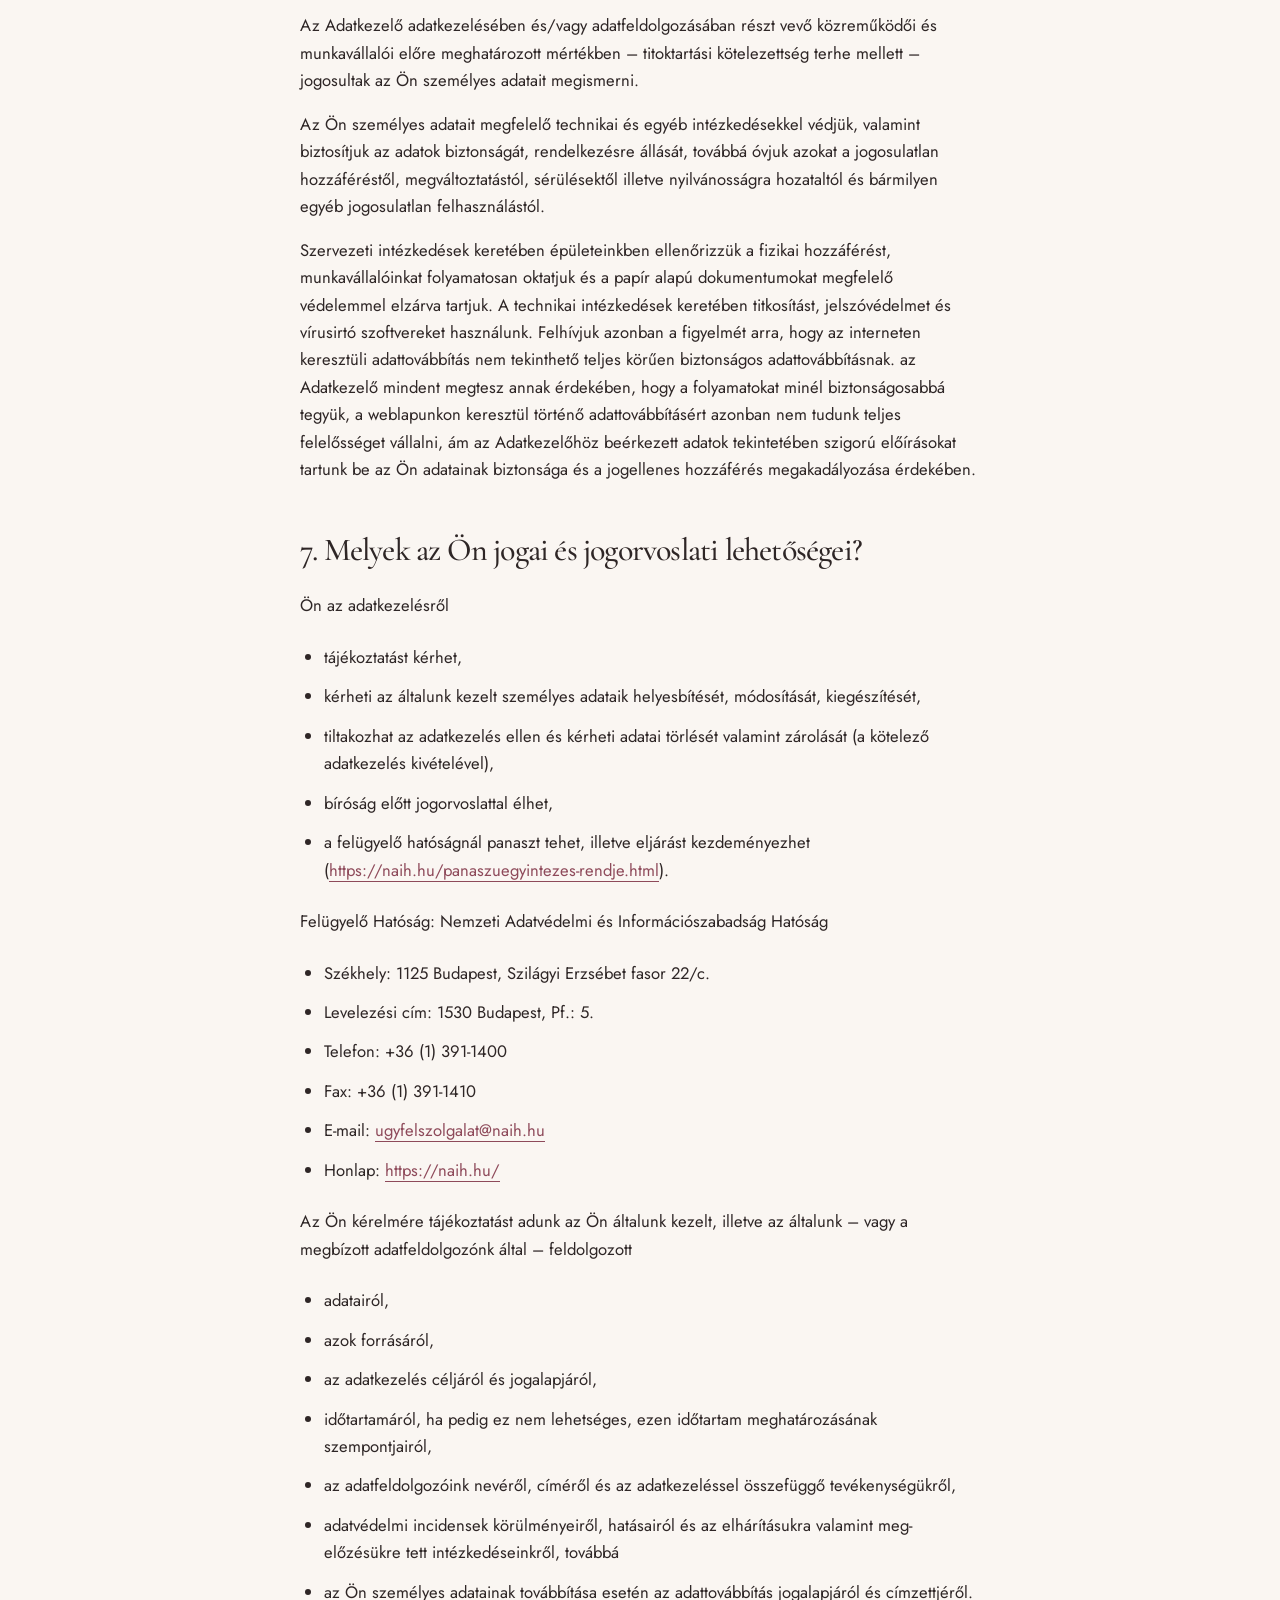
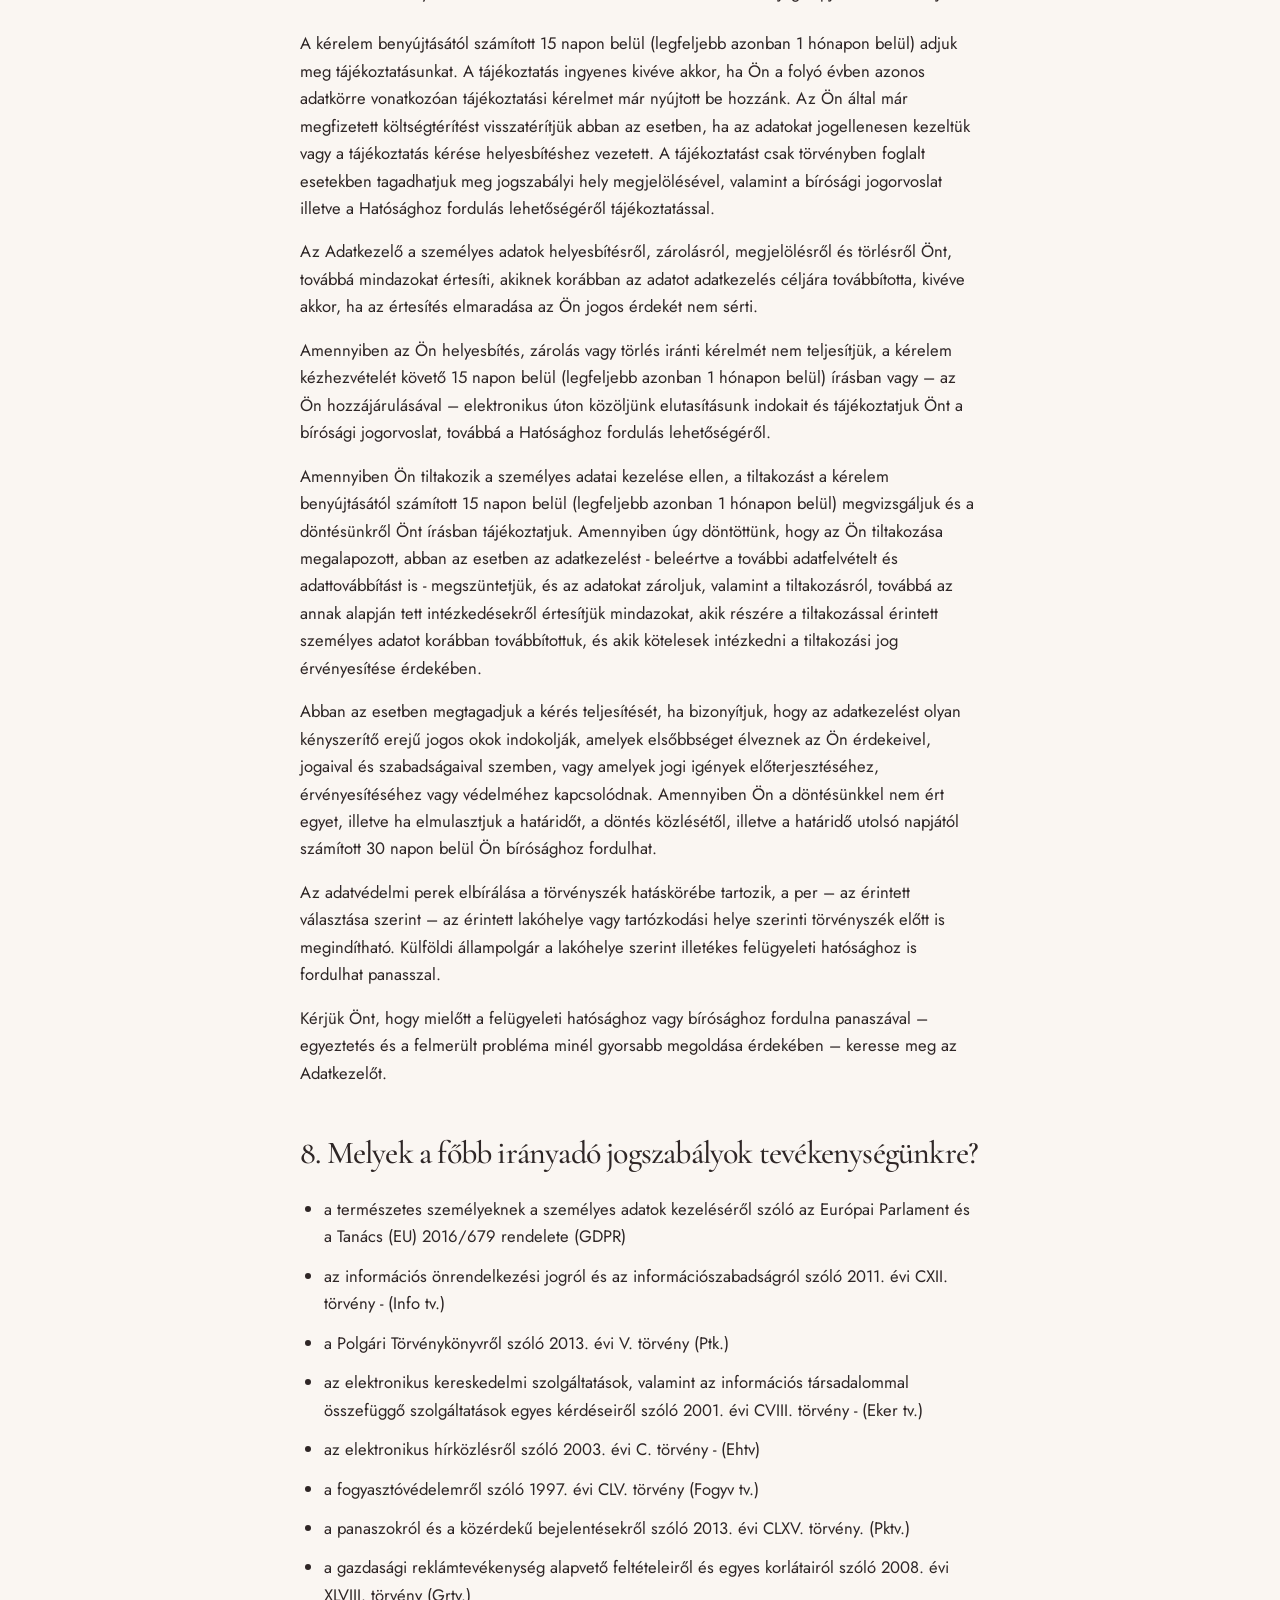
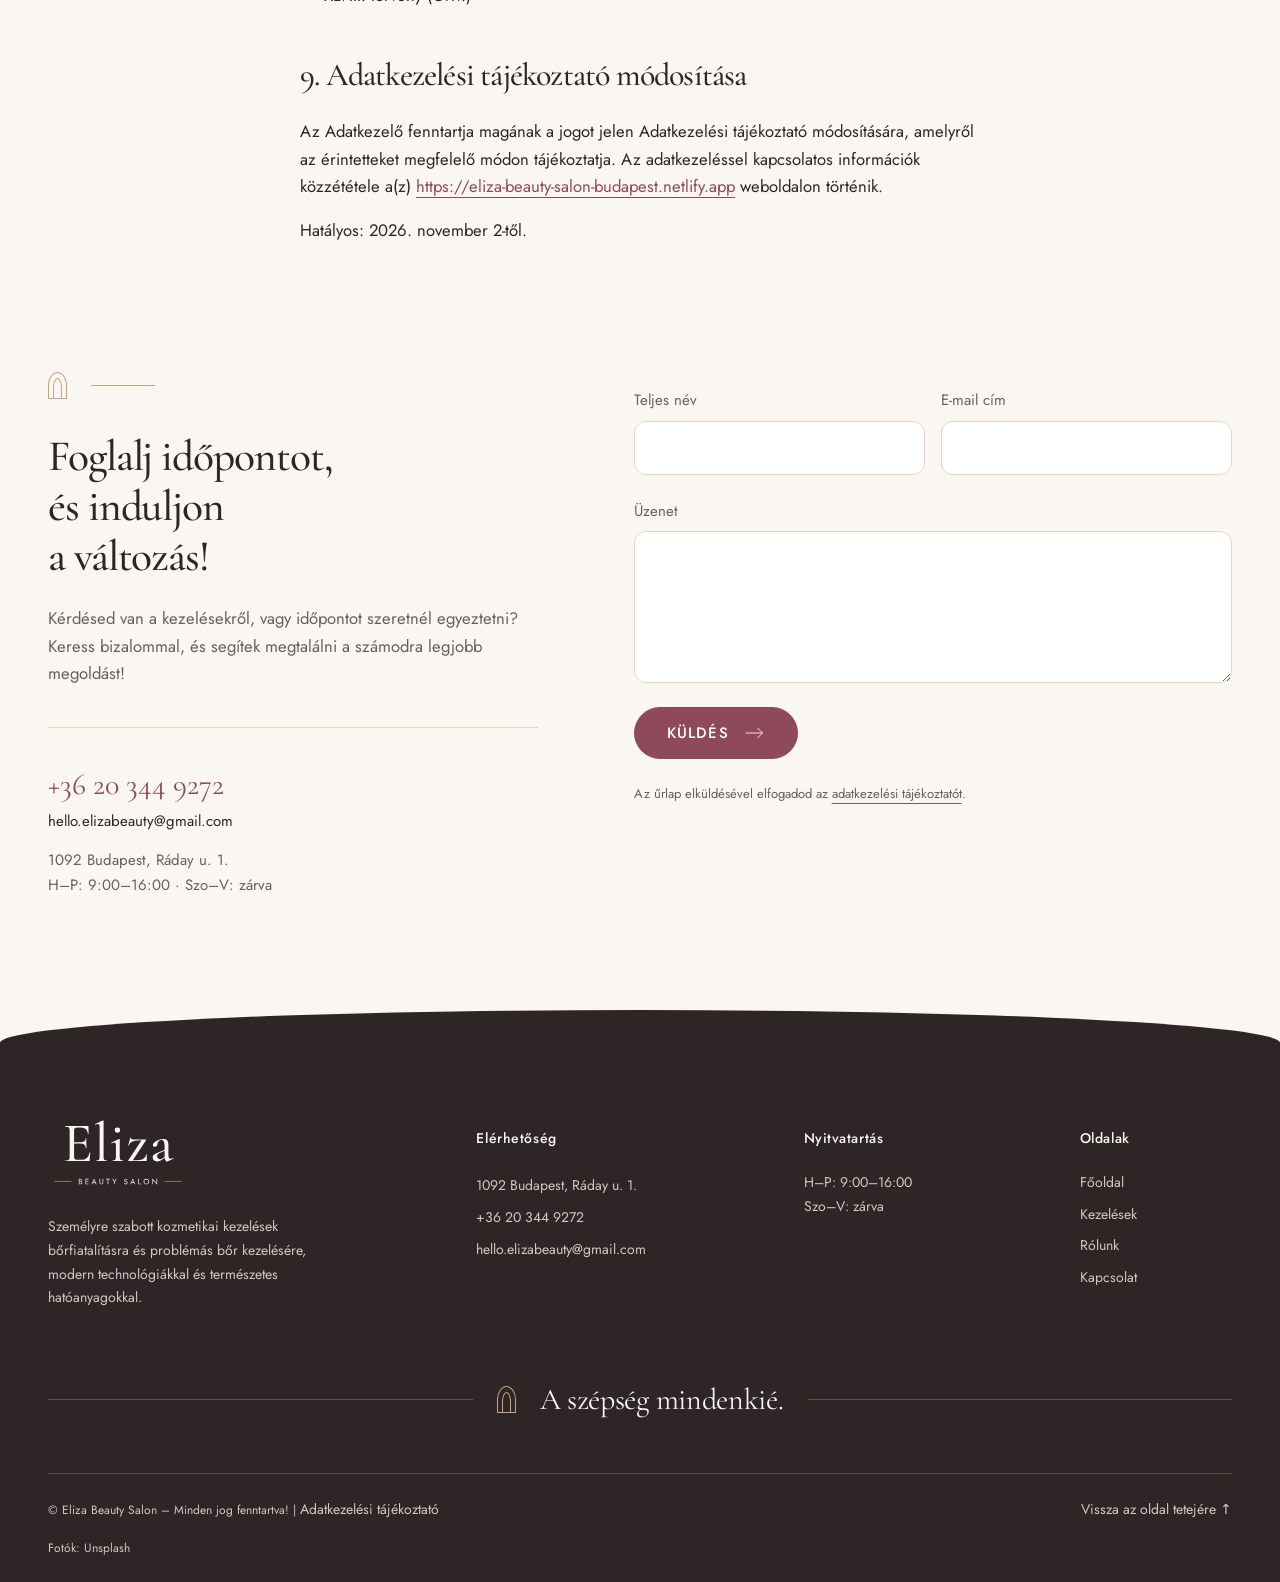
<file: adatkezelesi-tajekoztato.html>
<!doctype html>
<html lang="hu">
<head>
<meta charset="UTF-8">
<meta name="viewport" content="width=device-width, initial-scale=1.0">
<title>Adatkezelési tájékoztató | Eliza Beauty Salon</title>
<meta name="description" content="Ismerd meg az Eliza Beauty Salon adatkezelési tájékoztatóját: az időpontkérés és a hírlevél adatai, az adatkezelés célja, időtartama és a jogaid egy helyen.">
<link rel="canonical" href="https://eliza-beauty-salon-budapest.netlify.app/adatkezelesi-tajekoztato.html">
<meta name="theme-color" content="#FAF6F2">
<meta property="og:title" content="Adatkezelési tájékoztató | Eliza Beauty Salon">
<meta property="og:description" content="Ismerd meg az Eliza Beauty Salon adatkezelési tájékoztatóját: az időpontkérés és a hírlevél adatai, az adatkezelés célja, időtartama és a jogaid egy helyen.">
<meta property="og:type" content="website">
<meta property="og:url" content="https://eliza-beauty-salon-budapest.netlify.app/adatkezelesi-tajekoztato.html">
<meta property="og:image" content="https://eliza-beauty-salon-budapest.netlify.app/images/arcmasszazs-meleg-feny-1600.webp">
<meta property="og:locale" content="hu_HU">
<link rel="icon" href="favicon.svg" type="image/svg+xml">
<link rel="alternate icon" href="images/logo/favicon.png" type="image/png">
<link rel="preconnect" href="https://fonts.googleapis.com">
<link rel="preconnect" href="https://fonts.gstatic.com" crossorigin>
<link href="https://fonts.googleapis.com/css2?family=Cormorant+Garamond:ital,wght@0,500;0,600;1,500&amp;family=Jost:wght@400;500&amp;display=swap" rel="stylesheet">
<link rel="stylesheet" href="css/style.css?v=1">
<script src="js/main.js?v=1" defer></script>

</head>
<body id="teteje">
<a class="skip" href="#tartalom">Ugrás a tartalomra</a>
<header class="header" id="fejlec">
    <div class="wrap header-inner">
      <a class="brand" href="index.html" aria-label="Eliza Beauty Salon, főoldal"><img src="images/logo/logo.svg" width="376" height="206" alt="Eliza Beauty Salon"></a>
      <nav class="nav" aria-label="Fő navigáció">
        <a class="nav-link" href="index.html">Főoldal</a>
        <a class="nav-link" href="kezelesek.html">Kezelések</a>
        <a class="nav-link" href="rolunk.html">Rólunk</a>
        <a class="nav-link" href="kapcsolat.html">Kapcsolat</a>
      </nav>
      <div class="header-actions">
        <a class="btn" href="#idopont">Időpontot kérek</a>
        <button class="menu-toggle" type="button" aria-expanded="false" aria-controls="mobil-menu" aria-label="Menü megnyitása"><span>Menü</span><span class="menu-lines" aria-hidden="true"></span></button>
      </div>
    </div>
    <div class="mobile-menu" id="mobil-menu" hidden inert>
      <nav aria-label="Mobil navigáció">
        <a href="index.html">Főoldal</a><a href="kezelesek.html">Kezelések</a><a href="rolunk.html">Rólunk</a><a href="kapcsolat.html">Kapcsolat</a>
      </nav>
      <div class="mobile-menu-bottom"><p>1092 Budapest, Ráday u. 1.<br><a href="tel:+36203449272">+36 20 344 9272</a></p><span class="arch-mark" aria-hidden="true"></span></div>
    </div>
  </header>
<main id="tartalom" tabindex="-1">
<article class="legal"><h1>Adatkezelési tájékoztató</h1><p class="effective">Hatályos: 2026. november 2-től.</p><p>Az alábbiakban tájékoztatjuk Önt, mint honlapunk látogatóját, valamint szolgáltatásaink igénybe vevőjét az Adatkezelő adatkezelési és adatvédelmi szabályairól.</p><section><h2>1. Milyen alapelveket követünk adatkezelésünk során?</h2><ul><li>az Adatkezelő az adatkezelése során alábbi alapelveket követi:</li><li>a személyes adatokat jogszerűen és tisztességesen, valamint az Ön számára átláthatóan kezeljük.</li><li>a személyes adatokat csak meghatározott, egyértelmű és jogszerű célból gyűjtjük és azokat nem kezeljük a célokkal össze nem egyeztethető módon.</li><li>az általunk gyűjtött és kezelt személyes adatok az adatkezelés céljai szempontjából megfelelőek és relevánsak, valamint csak a szükségesre korlátozódnak.</li><li>az Adatkezelő minden észszerű intézkedést megtesz annak érdekében, hogy az általunk kezelt adatok pontosak és szükség esetén naprakészek legyenek, a pontatlan személyes adatokat haladéktalanul töröljük vagy helyesbítjük.</li><li>a személyes adatokat olyan formában tároljuk, hogy Ön csak a személyes adatok kezelése céljainak eléréséhez szükséges ideig legyen azonosítható.</li><li>megfelelő technikai és szervezési intézkedések alkalmazásával biztosítjuk a személyes adatok megfelelő biztonságát az adatok jogosulatlan vagy jogellenes kezelésével, véletlen elvesztésével, megsemmisítésével vagy károsodásával szemben.</li><li>az Adatkezelő az Ön személyes adatait</li><li>az Ön előzetes tájékoztatáson alapuló és önkéntes hozzájárulása alapján és csakis a szükséges mértékben és minden esetben célhoz kötötten kezeljük, azaz gyűjtjük, rögzítjük, rendszerezzük, tároljuk és felhasználjuk.</li><li>egyes esetekben az Ön adatainak kezelése jogszabályi előírásokon alapul és kötelező jellegű, ilyen esetekben erre a tényre külön felhívjuk az Ön figyelmét.</li><li>illetve bizonyos esetekben az Ön személyes adatainak kezeléséhez az Adatkezelőnek, vagy pedig harmadik személynek fűződik jogos érdeke, például honlapunk működtetése, fejlesztése és biztonsága.</li></ul></section><section><h2>2. Kik vagyunk?</h2><ul><li>Vállalkozás neve: Sipos Eliza egyéni vállalkozó (Eliza Beauty Salon)</li><li>Székhely: 1092 Budapest, Ráday u. 1.</li><li>Weboldal: <a href="https://eliza-beauty-salon-budapest.netlify.app">https://eliza-beauty-salon-budapest.netlify.app</a></li><li>Postacím: 1092 Budapest, Ráday u. 1.</li><li>E-mail cím: <a href="mailto:hello.elizabeauty@gmail.com">hello.elizabeauty@gmail.com</a></li><li>Adószám: a kitalált (gyakorló) ügyfélnél nincs megadva</li><li>Nyilvántartási szám: a kitalált (gyakorló) ügyfélnél nincs megadva</li><li>Cégjegyzékszám: nem értelmezhető (egyéni vállalkozó)</li></ul><p>Az Adatkezelő a GDPR 37. cikke alapján nem köteles adatvédelmi tisztviselő kinevezésére.</p><p>Az Adatkezelő tárhelyszolgáltatója:</p><ul><li>Tárhelyszolgáltató neve: Netlify, Inc.</li><li>Tárhelyszolgáltató székhelye: San Francisco, Kalifornia, USA</li><li>Tárhelyszolgáltató honlapja: <a href="https://www.netlify.com">https://www.netlify.com</a></li><li>Tárhelyszolgáltató e-mail címe: <a href="mailto:privacy@netlify.com">privacy@netlify.com</a></li></ul><p>Az Adatkezelő az adatok kezelése során – ügyfeleink színvonalas kiszolgálása érdekében – az alábbi adatfeldolgozót veszi igénybe:</p><ul><li>Adatfeldolgozó: Netlify, Inc. (tárhely és az űrlapokon beküldött adatok tárolása)</li><li>Cím: San Francisco, Kalifornia, USA</li><li>Felelősségi kör: weboldal tárhelye, űrlapadatok tárolása</li></ul><p>Amennyiben az adatfeldolgozóink körét módosítjuk, a változásokat átvezetjük jelen tájékoztatónkban.</p><p>Az általunk kezelt adatok:</p><ul><li>Időpontkérő űrlap: név, e-mail cím és üzenet. Az adatkezelés célja: kapcsolatfelvétel, időpont-egyeztetés. Jogalapja: hozzájárulás. Megőrzési ideje: a kapcsolattartás lezárásáig, legfeljebb 1 évig.</li><li>Hírlevél-űrlap: név és e-mail cím. Az adatkezelés célja: az Arcápolási Kisokos és a hírlevél küldése. Jogalapja: hozzájárulás. Megőrzési ideje: leiratkozásig.</li></ul><p>Az időpontkérés és a hírlevél-feliratkozás kapcsán megadott személyes adatokat nem kapcsoljuk össze, a hozzájárulások külön célokra szólnak.</p><p>Az adatkezeléssel kapcsolatos kérdéseivel Ön a <a href="mailto:hello.elizabeauty@gmail.com">hello.elizabeauty@gmail.com</a> e-mail-címen, illetve a fenti postacímen kérhet további tájékoztatást, válaszunkat 15 napon belül (legfeljebb azonban 1 hónapon belül) megküldjük Önnek az Ön által megadott elérhetőségre.</p></section><section><h2>3. Mik azok a sütik és hogyan kezeljük őket?</h2><p>A sütik (cookie-k) olyan kisméretű adatfájlok (továbbiakban: sütik), amelyek a weboldalon keresztül a weboldal használatával kerülnek az Ön számítógépére úgy, hogy azokat az Ön internetes böngészője menti le és tárolja el. A leggyakrabban használt internetes böngészők (Chrome, Firefox, stb.) többsége alapbeállításként elfogadja és engedélyezi a sütik letöltését és használatát, az viszont már Öntől függ, hogy a böngésző beállításainak módosításával ezeket visszautasítja vagy letiltja, illetve Ön a már a számítógépen lévő eltárolt sütiket is tudja törölni.  A sütik használatáról az egyes böngészők „súgó” menüpontja nyújt bővebb tájékoztatást.</p><p>A weboldal nem használ analitikai vagy hirdetési sütiket (Google Analytics, Facebook stb.). Az oldal csak a működéshez szükséges technikai adatokat kezeli.</p><p>A betűtípusok a Google Fonts szolgáltatásból töltődnek be, ami a látogató IP-címét a Google felé továbbíthatja.</p></section><section><h2>4. Mit kell tudni még a honlapunkkal kapcsolatos adatkezelésünkről</h2><p>A személyes adatokat Ön önkéntesen bocsátja rendelkezésünkre az űrlapok kitöltése, illetve az Adatkezelővel való kapcsolattartása során, éppen ezért kérjük, hogy adatai közlésekor fokozottan ügyeljen azok valódiságára, helyességére és pontosságára, mert ezekért Ön felelős. A helytelen, pontatlan vagy hiányos adat akadálya lehet a szolgáltatásaink igénybevételének.</p><p>Amennyiben Ön nem a saját, hanem más személy személyes adatait adja meg, úgy vélelmezzük, hogy Ön az ehhez szükséges felhatalmazással rendelkezik.</p><p>Ön az adatkezeléshez adott hozzájárulását bármikor ingyenesen visszavonhatja</p><ul><li>az adatkezeléshez hozzájárulás visszavonásával, illetve</li><li>az űrlapokon feltétlen kitöltendő bármely adat kezeléséhez vagy felhasználásához való hozzájárulás visszavonásával vagy zárolásának kérésével.</li></ul><p>A hozzájárulás visszavonásának regisztrálását – technikai okokból 30 napos határidővel vállaljuk, azonban felhívjuk a figyelmét arra, hogy jogi kötelezettségünk teljesítése vagy jogos érdekeink érvényesítése céljából bizonyos adatokat a hozzájárulás visszavonása után is kezelhetünk.</p><p>Megtévesztő személyes adat használata esetén, illetve ha valamelyik látogatóink bűncselekményt követ el vagy az Adatkezelő rendszerét támadja, adatait haladéktalanul töröljük, illetve – szükség esetén – megőrizzük azokat a polgári jogi felelősség megállapításának vagy büntetőeljárás lefolytatásának időtartama alatt.</p></section><section><h2>5. Mit kell tudni direkt marketing és hírlevél célú adatkezelésünkről?</h2><p>Ön a hírlevél-feliratkozás során tett nyilatkozatával (azaz hozzájárulási szándéka egyértelmű kinyilvánításával) hozzájárulását adhatja ahhoz, hogy az Ön nevét és e-mail-címét az Arcápolási Kisokos és a hírlevél küldésére felhasználhassuk. Ebben az esetben – a hozzájárulás visszavonásáig, azaz leiratkozásig – az Ön adatait hírlevél küldés céljából kezeljük és az Ön részére tájékoztatókat és ajánlatokat küldünk (Grtv. 6. §).</p><p>Ön a hozzájárulását ingyenesen és bármikor visszavonhatja a <a href="mailto:hello.elizabeauty@gmail.com">hello.elizabeauty@gmail.com</a> e-mail-címen.</p><p>A hírlevél célú adatkezeléshez adott hozzájárulás visszavonását nem értelmezzük egyúttal az időpontkéréshez kapcsolódó adatkezelési hozzájárulás visszavonásának. Minden hozzájárulás egy adott célra szól, az időpontkérés és a hírlevélre jelentkezés két külön cél.</p><p>Az egyes hozzájárulások visszavonásának, illetve a lemondásnak a regisztrálását – technikai okokból 15 napos határidővel vállaljuk.</p></section><section><h2>6. Egyéb adatkezelési kérdések</h2><p>Az Ön adatait csak jogszabályban meghatározott keretek között továbbíthatjuk, adatfeldolgozóink esetében pedig szerződéses feltételek kikötésével biztosítjuk, hogy ne használhassák az Ön hozzájárulásával ellentétes célokra az Ön személyes adatait. További információ a 2. pontban található.</p><p>A tárhely- és űrlapszolgáltató (Netlify) az Egyesült Államokban működik; az adattovábbítás az EU–USA adatvédelmi keretrendszer (Data Privacy Framework), illetve az általános szerződési feltételek alapján történik.</p><p>A bíróság, az ügyészség és más hatóságok (pl. rendőrség, adóhivatal, Nemzeti Adatvédelmi és Információszabadság Hatóság) tájékoztatás adása, adatok közlése vagy iratok rendelkezésre bocsátása miatt megkereshetik az Adatkezelőt. Ezekben az esetekben adatszolgáltatási kötelezettségünket teljesítenünk kell, de csak a megkeresés céljának megvalósításához elengedhetetlenül szükséges mértékben.</p><p>Az Adatkezelő adatkezelésében és/vagy adatfeldolgozásában részt vevő közreműködői és munkavállalói előre meghatározott mértékben – titoktartási kötelezettség terhe mellett – jogosultak az Ön személyes adatait megismerni.</p><p>Az Ön személyes adatait megfelelő technikai és egyéb intézkedésekkel védjük, valamint biztosítjuk az adatok biztonságát, rendelkezésre állását, továbbá óvjuk azokat a jogosulatlan hozzáféréstől, megváltoztatástól, sérülésektől illetve nyilvánosságra hozataltól és bármilyen egyéb jogosulatlan felhasználástól.</p><p>Szervezeti intézkedések keretében épületeinkben ellenőrizzük a fizikai hozzáférést, munkavállalóinkat folyamatosan oktatjuk és a papír alapú dokumentumokat megfelelő védelemmel elzárva tartjuk. A technikai intézkedések keretében titkosítást, jelszóvédelmet és vírusirtó szoftvereket használunk. Felhívjuk azonban a figyelmét arra, hogy az interneten keresztüli adattovábbítás nem tekinthető teljes körűen biztonságos adattovábbításnak. az Adatkezelő mindent megtesz annak érdekében, hogy a folyamatokat minél biztonságosabbá tegyük, a weblapunkon keresztül történő adattovábbításért azonban nem tudunk teljes felelősséget vállalni, ám az Adatkezelőhöz beérkezett adatok tekintetében szigorú előírásokat tartunk be az Ön adatainak biztonsága és a jogellenes hozzáférés megakadályozása érdekében.</p></section><section><h2>7. Melyek az Ön jogai és jogorvoslati lehetőségei?</h2><p>Ön az adatkezelésről</p><ul><li>tájékoztatást kérhet,</li><li>kérheti az általunk kezelt személyes adataik helyesbítését, módosítását, kiegészítését,</li><li>tiltakozhat az adatkezelés ellen és kérheti adatai törlését valamint zárolását (a kötelező adatkezelés kivételével),</li><li>bíróság előtt jogorvoslattal élhet,</li><li>a felügyelő hatóságnál panaszt tehet, illetve eljárást kezdeményezhet (<a href="https://naih.hu/panaszuegyintezes-rendje.html">https://naih.hu/panaszuegyintezes-rendje.html</a>).</li></ul><p>Felügyelő Hatóság: Nemzeti Adatvédelmi és Információszabadság Hatóság</p><ul><li>Székhely: 1125 Budapest, Szilágyi Erzsébet fasor 22/c.</li><li>Levelezési cím: 1530 Budapest, Pf.: 5.</li><li>Telefon: +36 (1) 391-1400</li><li>Fax: +36 (1) 391-1410</li><li>E-mail: <a href="mailto:ugyfelszolgalat@naih.hu">ugyfelszolgalat@naih.hu</a></li><li>Honlap: <a href="https://naih.hu/">https://naih.hu/</a></li></ul><p>Az Ön kérelmére tájékoztatást adunk az Ön általunk kezelt, illetve az általunk – vagy a megbízott adatfeldolgozónk által – feldolgozott</p><ul><li>adatairól,</li><li>azok forrásáról,</li><li>az adatkezelés céljáról és jogalapjáról,</li><li>időtartamáról, ha pedig ez nem lehetséges, ezen időtartam meghatározásának szempontjairól,</li><li>az adatfeldolgozóink nevéről, címéről és az adatkezeléssel összefüggő tevékenységükről,</li><li>adatvédelmi incidensek körülményeiről, hatásairól és az elhárításukra valamint meg-előzésükre tett intézkedéseinkről, továbbá</li><li>az Ön személyes adatainak továbbítása esetén az adattovábbítás jogalapjáról és címzettjéről.</li></ul><p>A kérelem benyújtásától számított 15 napon belül (legfeljebb azonban 1 hónapon belül) adjuk meg tájékoztatásunkat. A tájékoztatás ingyenes kivéve akkor, ha Ön a folyó évben azonos adatkörre vonatkozóan tájékoztatási kérelmet már nyújtott be hozzánk. Az Ön által már megfizetett költségtérítést visszatérítjük abban az esetben, ha az adatokat jogellenesen kezeltük vagy a tájékoztatás kérése helyesbítéshez vezetett. A tájékoztatást csak törvényben foglalt esetekben tagadhatjuk meg jogszabályi hely megjelölésével, valamint a bírósági jogorvoslat illetve a Hatósághoz fordulás lehetőségéről tájékoztatással.</p><p>Az Adatkezelő a személyes adatok helyesbítésről, zárolásról, megjelölésről és törlésről Önt, továbbá mindazokat értesíti, akiknek korábban az adatot adatkezelés céljára továbbította, kivéve akkor, ha az értesítés elmaradása az Ön jogos érdekét nem sérti.</p><p>Amennyiben az Ön helyesbítés, zárolás vagy törlés iránti kérelmét nem teljesítjük, a kérelem kézhezvételét követő 15 napon belül (legfeljebb azonban 1 hónapon belül) írásban vagy – az Ön hozzájárulásával – elektronikus úton közöljünk elutasításunk indokait és tájékoztatjuk Önt a bírósági jogorvoslat, továbbá a Hatósághoz fordulás lehetőségéről.</p><p>Amennyiben Ön tiltakozik a személyes adatai kezelése ellen, a tiltakozást a kérelem benyújtásától számított 15 napon belül (legfeljebb azonban 1 hónapon belül) megvizsgáljuk és a döntésünkről Önt írásban tájékoztatjuk. Amennyiben úgy döntöttünk, hogy az Ön tiltakozása megalapozott, abban az esetben az adatkezelést - beleértve a további adatfelvételt és adattovábbítást is - megszüntetjük, és az adatokat zároljuk, valamint a tiltakozásról, továbbá az annak alapján tett intézkedésekről értesítjük mindazokat, akik részére a tiltakozással érintett személyes adatot korábban továbbítottuk, és akik kötelesek intézkedni a tiltakozási jog érvényesítése érdekében.</p><p>Abban az esetben megtagadjuk a kérés teljesítését, ha bizonyítjuk, hogy az adatkezelést olyan kényszerítő erejű jogos okok indokolják, amelyek elsőbbséget élveznek az Ön érdekeivel, jogaival és szabadságaival szemben, vagy amelyek jogi igények előterjesztéséhez, érvényesítéséhez vagy védelméhez kapcsolódnak. Amennyiben Ön a döntésünkkel nem ért egyet, illetve ha elmulasztjuk a határidőt, a döntés közlésétől, illetve a határidő utolsó napjától számított 30 napon belül Ön bírósághoz fordulhat.</p><p>Az adatvédelmi perek elbírálása a törvényszék hatáskörébe tartozik, a per – az érintett választása szerint – az érintett lakóhelye vagy tartózkodási helye szerinti törvényszék előtt is megindítható. Külföldi állampolgár a lakóhelye szerint illetékes felügyeleti hatósághoz is fordulhat panasszal.</p><p>Kérjük Önt, hogy mielőtt a felügyeleti hatósághoz vagy bírósághoz fordulna panaszával – egyeztetés és a felmerült probléma minél gyorsabb megoldása érdekében – keresse meg az Adatkezelőt.</p></section><section><h2>8. Melyek a főbb irányadó jogszabályok tevékenységünkre?</h2><ul><li>a természetes személyeknek a személyes adatok kezeléséről szóló az Európai Parlament és a Tanács (EU) 2016/679 rendelete (GDPR)</li><li>az információs önrendelkezési jogról és az információszabadságról szóló 2011. évi CXII. törvény - (Info tv.)</li><li>a Polgári Törvénykönyvről szóló 2013. évi V. törvény (Ptk.)</li><li>az elektronikus kereskedelmi szolgáltatások, valamint az információs társadalommal összefüggő szolgáltatások egyes kérdéseiről szóló 2001. évi CVIII. törvény - (Eker tv.)</li><li>az elektronikus hírközlésről szóló 2003. évi C. törvény - (Ehtv)</li><li>a fogyasztóvédelemről szóló 1997. évi CLV. törvény (Fogyv tv.)</li><li>a panaszokról és a közérdekű bejelentésekről szóló 2013. évi CLXV. törvény. (Pktv.)</li><li>a gazdasági reklámtevékenység alapvető feltételeiről és egyes korlátairól szóló 2008. évi XLVIII. törvény (Grtv.)</li></ul></section><section><h2>9. Adatkezelési tájékoztató módosítása</h2><p>Az Adatkezelő fenntartja magának a jogot jelen Adatkezelési tájékoztató módosítására, amelyről az érintetteket megfelelő módon tájékoztatja. Az adatkezeléssel kapcsolatos információk közzététele a(z) <a href="https://eliza-beauty-salon-budapest.netlify.app">https://eliza-beauty-salon-budapest.netlify.app</a> weboldalon történik.</p><p>Hatályos: 2026. november 2-től.</p></section></article>
<section class="section appointment" id="idopont" aria-labelledby="idopont-cim">
      <div class="wrap appointment-grid">
        <div class="appointment-copy" data-reveal="side">
          <div class="section-sign" aria-hidden="true"><span class="arch-mark"></span></div>
          <h2 id="idopont-cim">Foglalj időpontot,<br>és induljon<br>a változás!</h2>
          <p>Kérdésed van a kezelésekről, vagy időpontot szeretnél egyeztetni? Keress bizalommal, és segítek megtalálni a számodra legjobb megoldást!</p>
          <div class="contact-card"><a href="tel:+36203449272">+36 20 344 9272</a><a href="mailto:hello.elizabeauty@gmail.com" class="small">hello.elizabeauty@gmail.com</a><p>1092 Budapest, Ráday u. 1.<br>H–P: 9:00–16:00 · Szo–V: zárva</p></div>
        </div>
        <form class="appointment-form" name="idopontkeres" method="POST" action="/koszonjuk.html" data-netlify="true" netlify-honeypot="bot-field" aria-label="Időpontkérés">
 <input type="hidden" name="form-name" value="idopontkeres"><p class="sr-only"><label>Ne töltsd ki: <input name="bot-field" tabindex="-1" autocomplete="off"></label></p>
 <div class="field-row"><div class="field"><label for="idopont-nev">Teljes név</label><input id="idopont-nev" name="nev" autocomplete="name" required></div><div class="field"><label for="idopont-email">E-mail cím</label><input id="idopont-email" name="email" type="email" autocomplete="email" required></div></div>
 <div class="field"><label for="idopont-uzenet">Üzenet</label><textarea id="idopont-uzenet" name="uzenet" rows="5" required></textarea></div>
 <button class="btn" type="submit">Küldés <svg class="arrow" viewBox="0 0 24 16" fill="none" stroke="currentColor" aria-hidden="true"><path d="M1 8h20M15 2l6 6-6 6"/></svg></button>
 <p class="form-note">Az űrlap elküldésével elfogadod az <a href="adatkezelesi-tajekoztato.html">adatkezelési tájékoztatót</a>.</p>
 </form>
      </div>
    </section>
</main>
<footer class="footer dark">
    <div class="wrap">
      <div class="footer-top">
        <div class="footer-brand"><a href="index.html" aria-label="Eliza Beauty Salon, főoldal"><img src="images/logo/logo-feher.svg" width="376" height="206" loading="lazy" decoding="async" alt="Eliza Beauty Salon"></a><p>Személyre szabott kozmetikai kezelések bőrfiatalításra és problémás bőr kezelésére, modern technológiákkal és természetes hatóanyagokkal.</p></div>
        <div class="footer-contact"><h3>Elérhetőség</h3><address><span>1092 Budapest, Ráday u. 1.</span><a href="tel:+36203449272">+36 20 344 9272</a><a href="mailto:hello.elizabeauty@gmail.com">hello.elizabeauty@gmail.com</a></address></div>
        <div class="footer-hours"><h3>Nyitvatartás</h3><p>H–P: 9:00–16:00<br>Szo–V: zárva</p></div>
        <div class="footer-pages"><h3>Oldalak</h3><nav aria-label="Lábléc navigáció"><a href="index.html">Főoldal</a><a href="kezelesek.html">Kezelések</a><a href="rolunk.html">Rólunk</a><a href="kapcsolat.html">Kapcsolat</a></nav></div>
      </div>
      <div class="footer-closing"><span class="arch-mark" aria-hidden="true"></span><p>A szépség mindenkié.</p></div>
      <div class="footer-bottom"><p>© Eliza Beauty Salon – Minden jog fenntartva! | <a href="adatkezelesi-tajekoztato.html">Adatkezelési tájékoztató</a></p><a class="back-top" href="#teteje">Vissza az oldal tetejére ↑</a></div><p class="photo-credit">Fotók: Unsplash</p>
    </div>
  </footer>
</body>
</html>
</file>
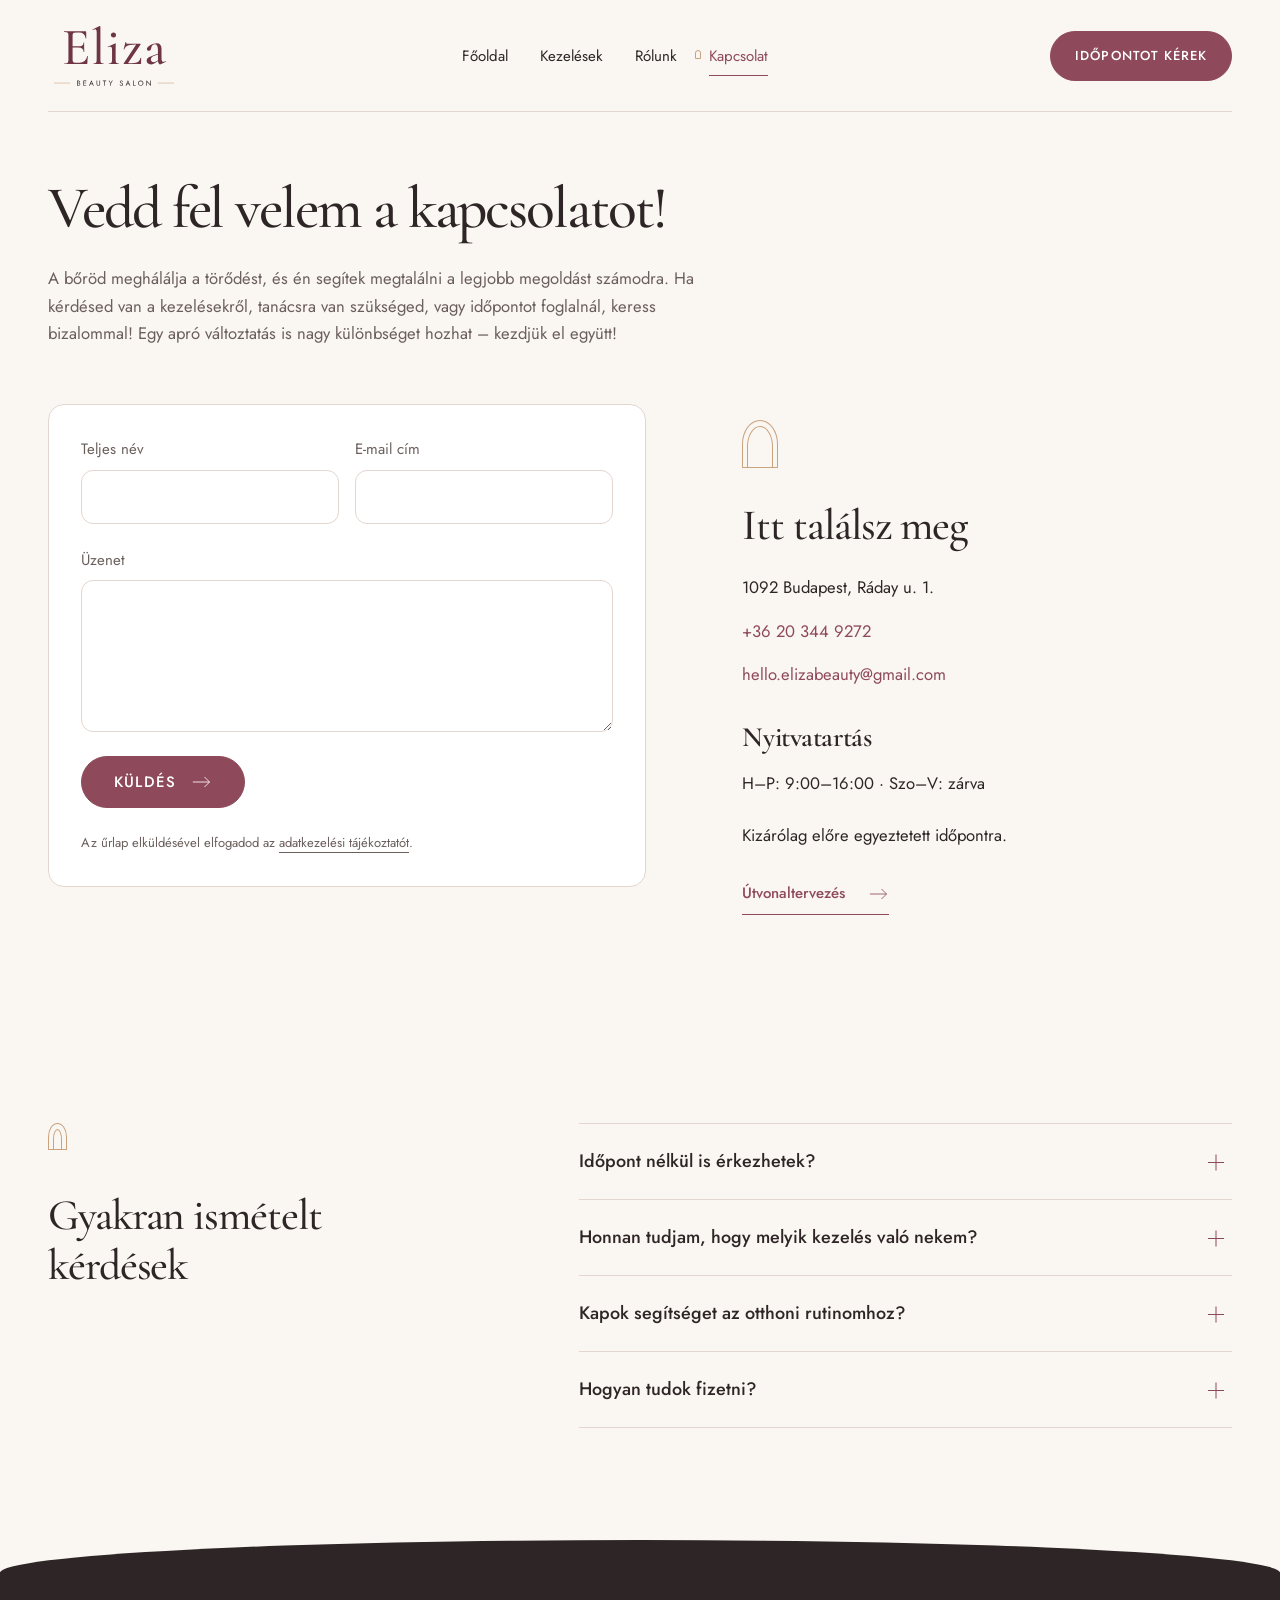
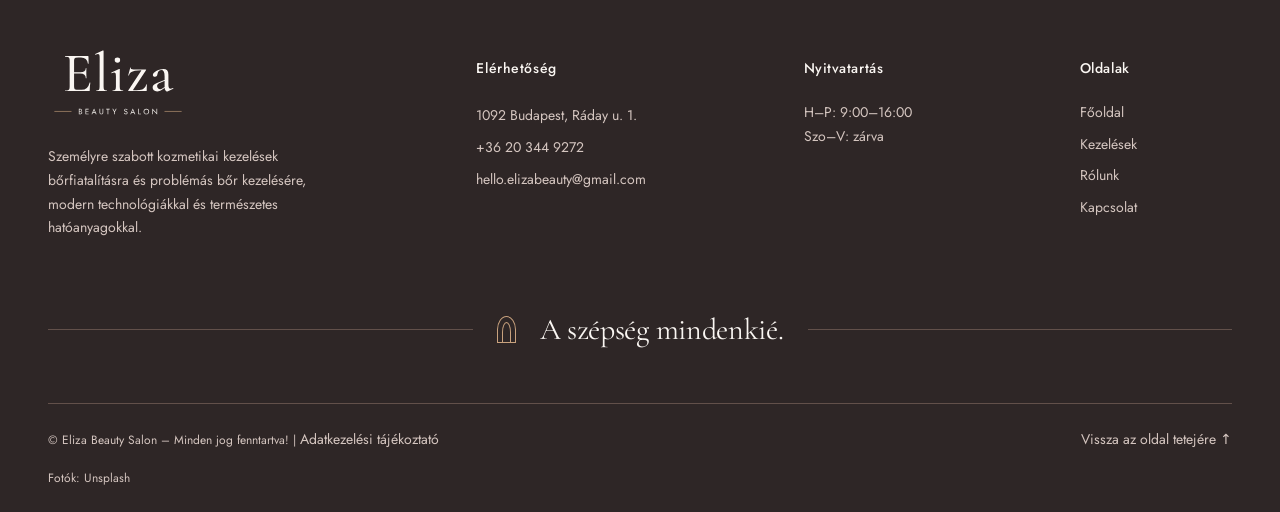
<file: kapcsolat.html>
<!doctype html>
<html lang="hu">
<head>
<meta charset="UTF-8">
<meta name="viewport" content="width=device-width, initial-scale=1.0">
<title>Kapcsolat és időpontkérés | Eliza Beauty Salon</title>
<meta name="description" content="Kérj időpontot, vagy írj nekem a kezelésekkel kapcsolatos kérdéseiddel! Elérhetőségeimet és nyitvatartásomat itt találod. Várlak Budapest IX. kerületében.">
<link rel="canonical" href="https://eliza-beauty-salon-budapest.netlify.app/kapcsolat.html">
<meta name="theme-color" content="#FAF6F2">
<meta property="og:title" content="Kapcsolat és időpontkérés | Eliza Beauty Salon">
<meta property="og:description" content="Kérj időpontot, vagy írj nekem a kezelésekkel kapcsolatos kérdéseiddel! Elérhetőségeimet és nyitvatartásomat itt találod. Várlak Budapest IX. kerületében.">
<meta property="og:type" content="website">
<meta property="og:url" content="https://eliza-beauty-salon-budapest.netlify.app/kapcsolat.html">
<meta property="og:image" content="https://eliza-beauty-salon-budapest.netlify.app/images/arcmasszazs-meleg-feny-1600.webp">
<meta property="og:locale" content="hu_HU">
<link rel="icon" href="favicon.svg" type="image/svg+xml">
<link rel="alternate icon" href="images/logo/favicon.png" type="image/png">
<link rel="preconnect" href="https://fonts.googleapis.com">
<link rel="preconnect" href="https://fonts.gstatic.com" crossorigin>
<link href="https://fonts.googleapis.com/css2?family=Cormorant+Garamond:ital,wght@0,500;0,600;1,500&amp;family=Jost:wght@400;500&amp;display=swap" rel="stylesheet">
<link rel="stylesheet" href="css/style.css?v=1">
<script src="js/main.js?v=1" defer></script>

</head>
<body id="teteje">
<a class="skip" href="#tartalom">Ugrás a tartalomra</a>
<header class="header" id="fejlec">
    <div class="wrap header-inner">
      <a class="brand" href="index.html" aria-label="Eliza Beauty Salon, főoldal"><img src="images/logo/logo.svg" width="376" height="206" alt="Eliza Beauty Salon"></a>
      <nav class="nav" aria-label="Fő navigáció">
        <a class="nav-link" href="index.html">Főoldal</a>
        <a class="nav-link" href="kezelesek.html">Kezelések</a>
        <a class="nav-link" href="rolunk.html">Rólunk</a>
        <a class="nav-link" href="kapcsolat.html" aria-current="page">Kapcsolat</a>
      </nav>
      <div class="header-actions">
        <a class="btn" href="#idopont">Időpontot kérek</a>
        <button class="menu-toggle" type="button" aria-expanded="false" aria-controls="mobil-menu" aria-label="Menü megnyitása"><span>Menü</span><span class="menu-lines" aria-hidden="true"></span></button>
      </div>
    </div>
    <div class="mobile-menu" id="mobil-menu" hidden inert>
      <nav aria-label="Mobil navigáció">
        <a href="index.html">Főoldal</a><a href="kezelesek.html">Kezelések</a><a href="rolunk.html">Rólunk</a><a href="kapcsolat.html" aria-current="page">Kapcsolat</a>
      </nav>
      <div class="mobile-menu-bottom"><p>1092 Budapest, Ráday u. 1.<br><a href="tel:+36203449272">+36 20 344 9272</a></p><span class="arch-mark" aria-hidden="true"></span></div>
    </div>
  </header>
<main id="tartalom" tabindex="-1">
<section class="contact-hero" id="idopont"><div class="wrap"><div class="contact-intro"><h1>Vedd fel velem a kapcsolatot!</h1><p>A bőröd meghálálja a törődést, és én segítek megtalálni a legjobb megoldást számodra. Ha kérdésed van a kezelésekről, tanácsra van szükséged, vagy időpontot foglalnál, keress bizalommal! Egy apró változtatás is nagy különbséget hozhat – kezdjük el együtt!</p></div><div class="contact-layout"><form class="appointment-form" name="idopontkeres" method="POST" action="/koszonjuk.html" data-netlify="true" netlify-honeypot="bot-field" aria-label="Időpontkérés">
 <input type="hidden" name="form-name" value="idopontkeres"><p class="sr-only"><label>Ne töltsd ki: <input name="bot-field" tabindex="-1" autocomplete="off"></label></p>
 <div class="field-row"><div class="field"><label for="idopont-nev">Teljes név</label><input id="idopont-nev" name="nev" autocomplete="name" required></div><div class="field"><label for="idopont-email">E-mail cím</label><input id="idopont-email" name="email" type="email" autocomplete="email" required></div></div>
 <div class="field"><label for="idopont-uzenet">Üzenet</label><textarea id="idopont-uzenet" name="uzenet" rows="5" required></textarea></div>
 <button class="btn" type="submit">Küldés <svg class="arrow" viewBox="0 0 24 16" fill="none" stroke="currentColor" aria-hidden="true"><path d="M1 8h20M15 2l6 6-6 6"/></svg></button>
 <p class="form-note">Az űrlap elküldésével elfogadod az <a href="adatkezelesi-tajekoztato.html">adatkezelési tájékoztatót</a>.</p>
 </form><aside class="contact-details"><span class="arch-mark" aria-hidden="true"></span><h2>Itt találsz meg</h2><address>1092 Budapest, Ráday u. 1.<a href="tel:+36203449272">+36 20 344 9272</a><a href="mailto:hello.elizabeauty@gmail.com">hello.elizabeauty@gmail.com</a></address><h3>Nyitvatartás</h3><p>H–P: 9:00–16:00 · Szo–V: zárva</p><p>Kizárólag előre egyeztetett időpontra.</p><a class="text-link" href="https://www.google.com/maps/search/?api=1&amp;query=1092+Budapest+R%C3%A1day+u.+1." target="_blank" rel="noopener noreferrer">Útvonaltervezés <span class="sr-only">(új lapon nyílik meg)</span><svg class="arrow" viewBox="0 0 24 16" fill="none" stroke="currentColor" aria-hidden="true"><path d="M1 8h20M15 2l6 6-6 6"/></svg></a></aside></div></div></section><section class="section" aria-labelledby="gyik-cim">
      <div class="wrap faq-grid">
        <div class="faq-intro" data-reveal="side"><span class="arch-mark" aria-hidden="true"></span><h2 id="gyik-cim">Gyakran ismételt kérdések</h2></div>
        <div class="faq-list" data-reveal="fade">
          <details><summary>Időpont nélkül is érkezhetek?</summary><p>Nem, a kozmetikámban kizárólag időpontra fogadok vendégeket.</p></details>
          <details><summary>Honnan tudjam, hogy melyik kezelés való nekem?</summary><p>Az első találkozás alkalmával a kezelés előtt diagnosztizálom a bőrödet, és felvázolom a kezelési tervet.</p></details>
          <details><summary>Kapok segítséget az otthoni rutinomhoz?</summary><p>Igen, természetesen! Az első alkalmat követően elmondom, hogy mire figyelj a mindennapokban, milyen termékeket használj, hogy a bőröd a lehető legjobb törődést kapja.</p></details>
          <details><summary>Hogyan tudok fizetni?</summary><p>Bankkártyával és készpénzzel is fizethetsz a szalonban.</p></details>
        </div>
      </div>
    </section>

</main>
<footer class="footer dark">
    <div class="wrap">
      <div class="footer-top">
        <div class="footer-brand"><a href="index.html" aria-label="Eliza Beauty Salon, főoldal"><img src="images/logo/logo-feher.svg" width="376" height="206" loading="lazy" decoding="async" alt="Eliza Beauty Salon"></a><p>Személyre szabott kozmetikai kezelések bőrfiatalításra és problémás bőr kezelésére, modern technológiákkal és természetes hatóanyagokkal.</p></div>
        <div class="footer-contact"><h3>Elérhetőség</h3><address><span>1092 Budapest, Ráday u. 1.</span><a href="tel:+36203449272">+36 20 344 9272</a><a href="mailto:hello.elizabeauty@gmail.com">hello.elizabeauty@gmail.com</a></address></div>
        <div class="footer-hours"><h3>Nyitvatartás</h3><p>H–P: 9:00–16:00<br>Szo–V: zárva</p></div>
        <div class="footer-pages"><h3>Oldalak</h3><nav aria-label="Lábléc navigáció"><a href="index.html">Főoldal</a><a href="kezelesek.html">Kezelések</a><a href="rolunk.html">Rólunk</a><a href="kapcsolat.html">Kapcsolat</a></nav></div>
      </div>
      <div class="footer-closing"><span class="arch-mark" aria-hidden="true"></span><p>A szépség mindenkié.</p></div>
      <div class="footer-bottom"><p>© Eliza Beauty Salon – Minden jog fenntartva! | <a href="adatkezelesi-tajekoztato.html">Adatkezelési tájékoztató</a></p><a class="back-top" href="#teteje">Vissza az oldal tetejére ↑</a></div><p class="photo-credit">Fotók: Unsplash</p>
    </div>
  </footer>
</body>
</html>
</file>
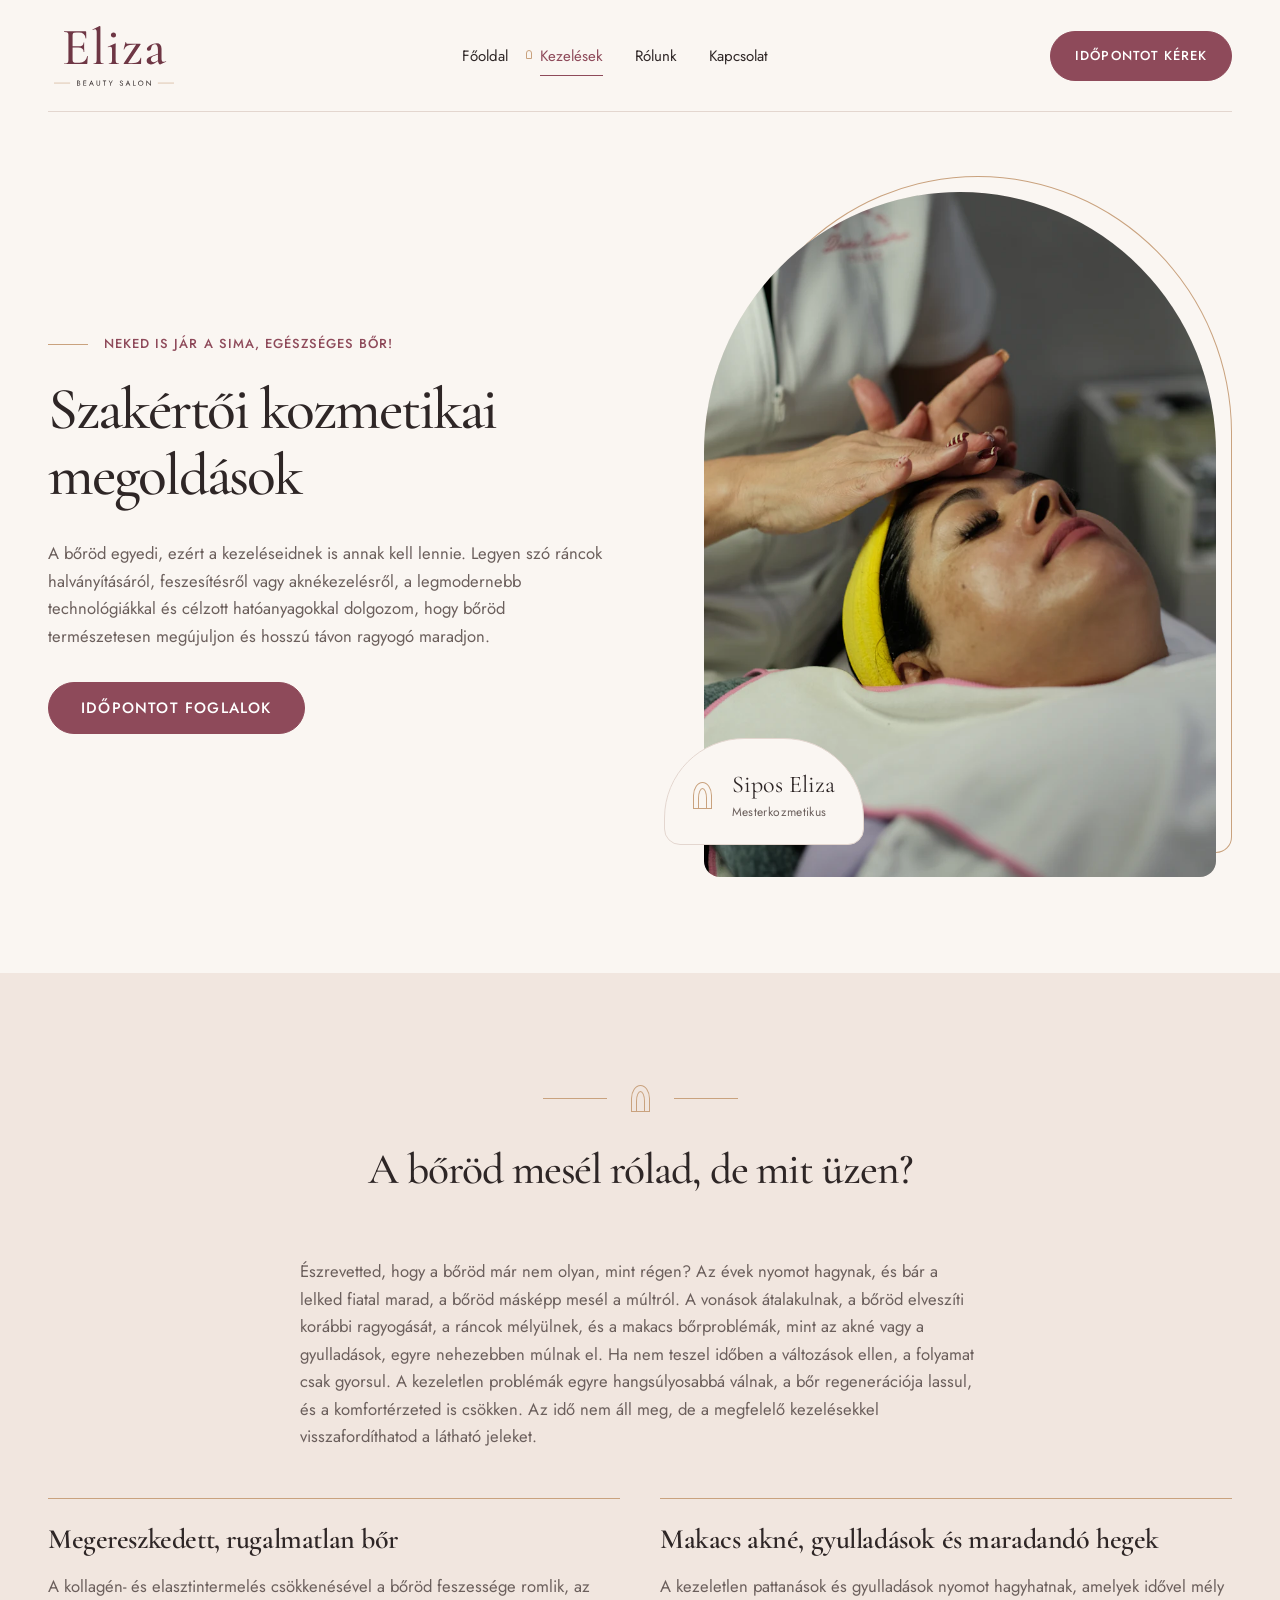
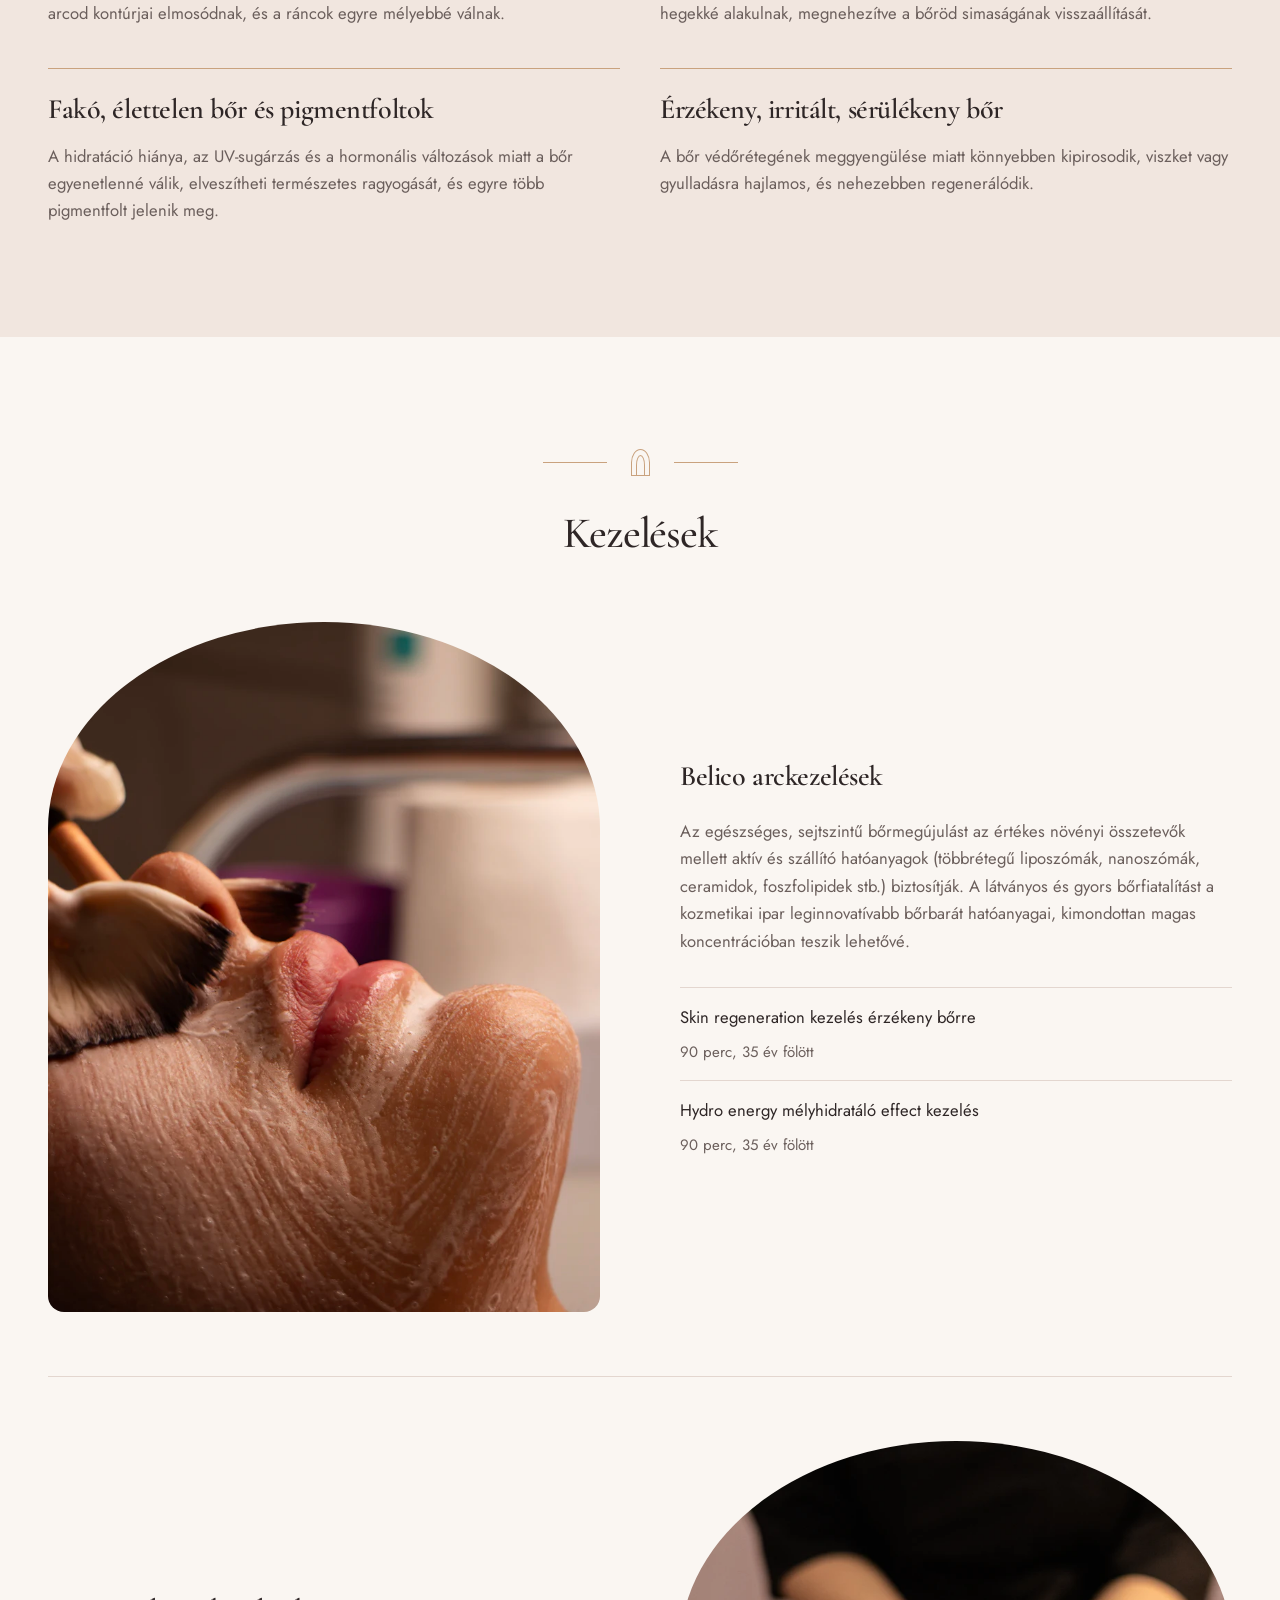
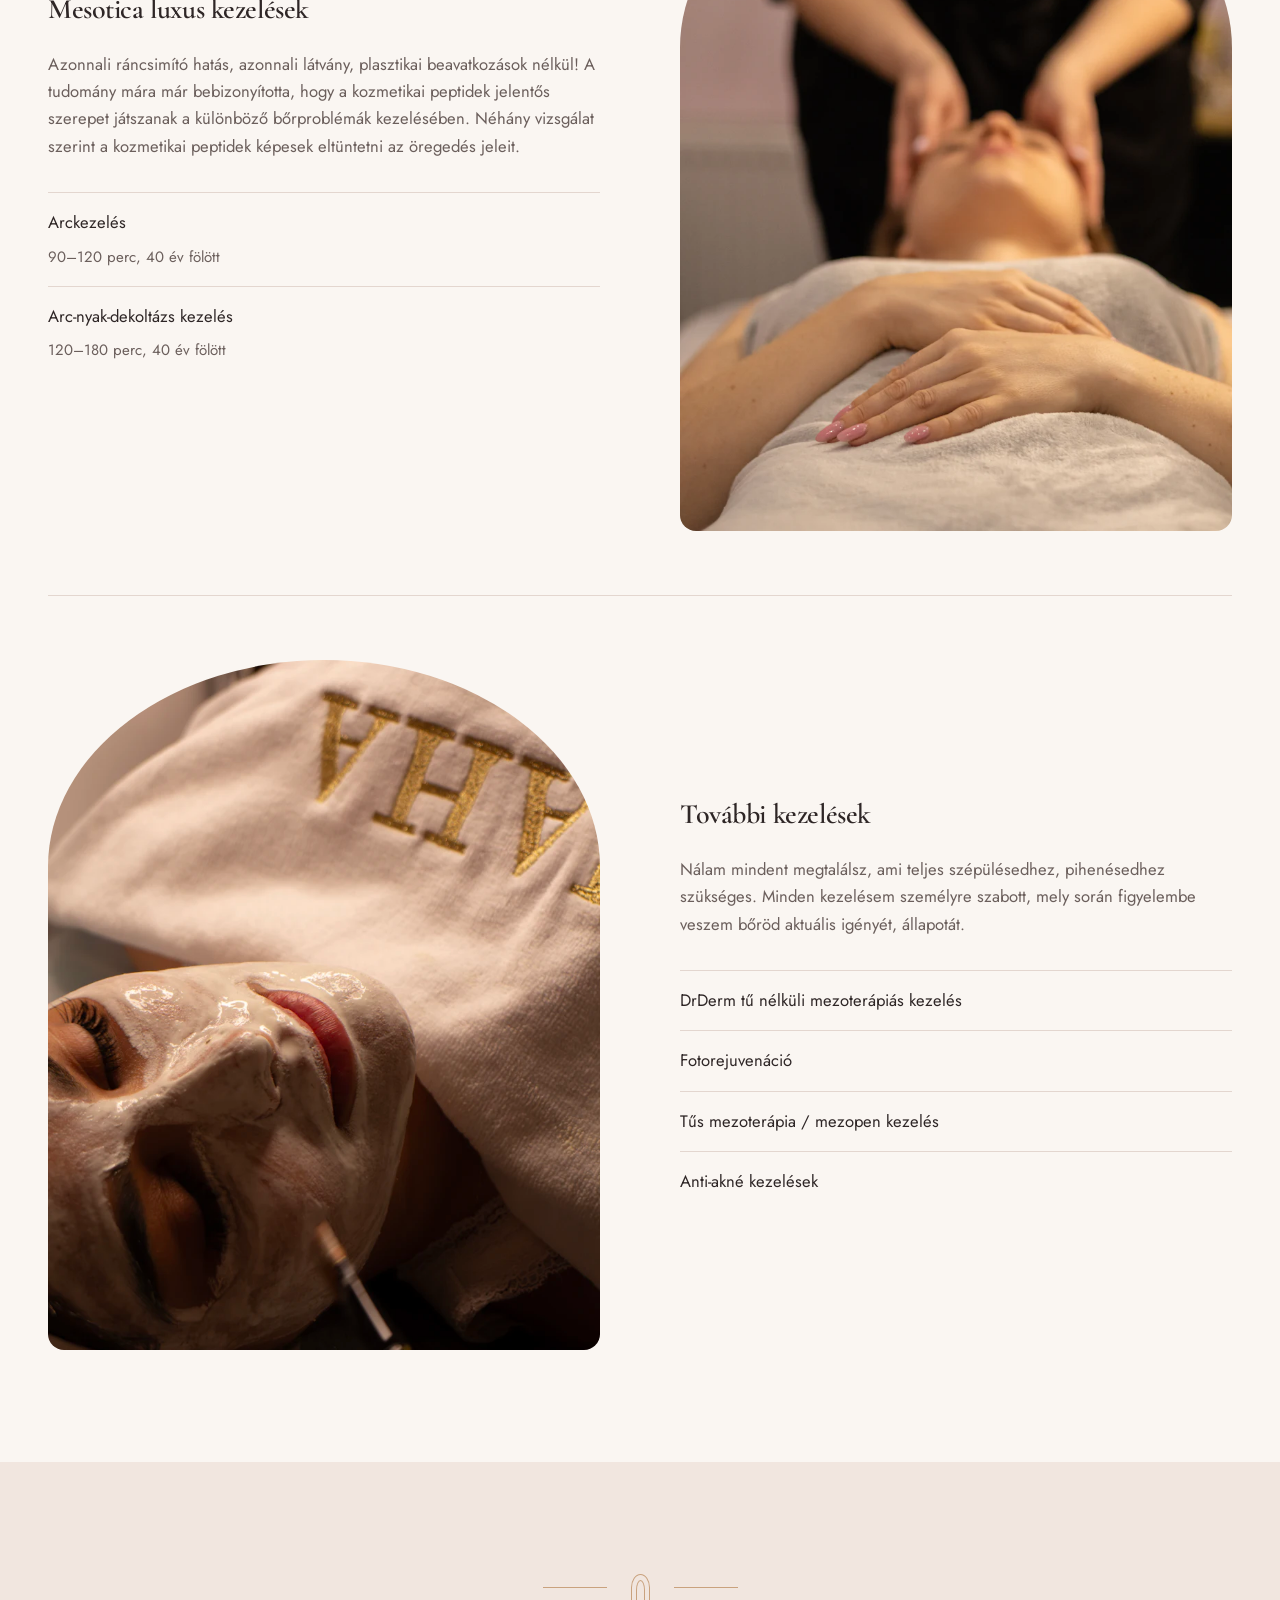
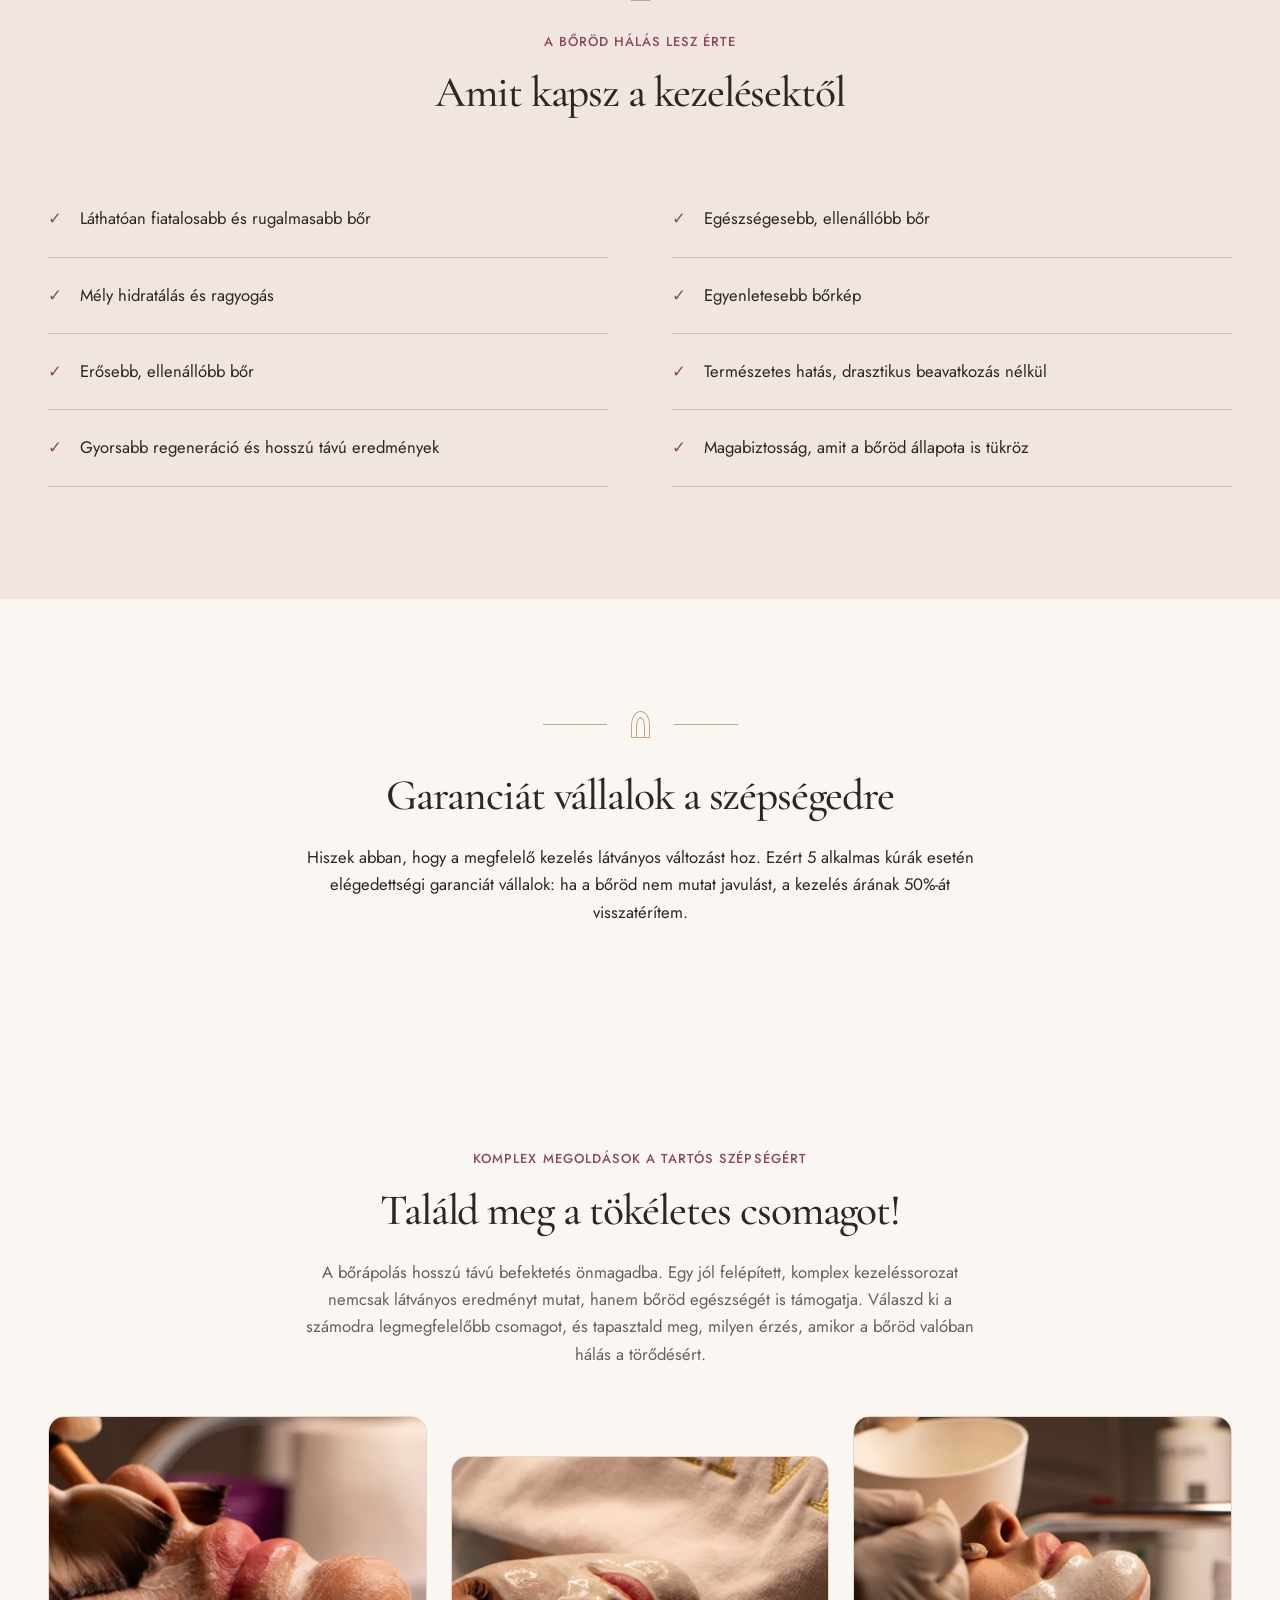
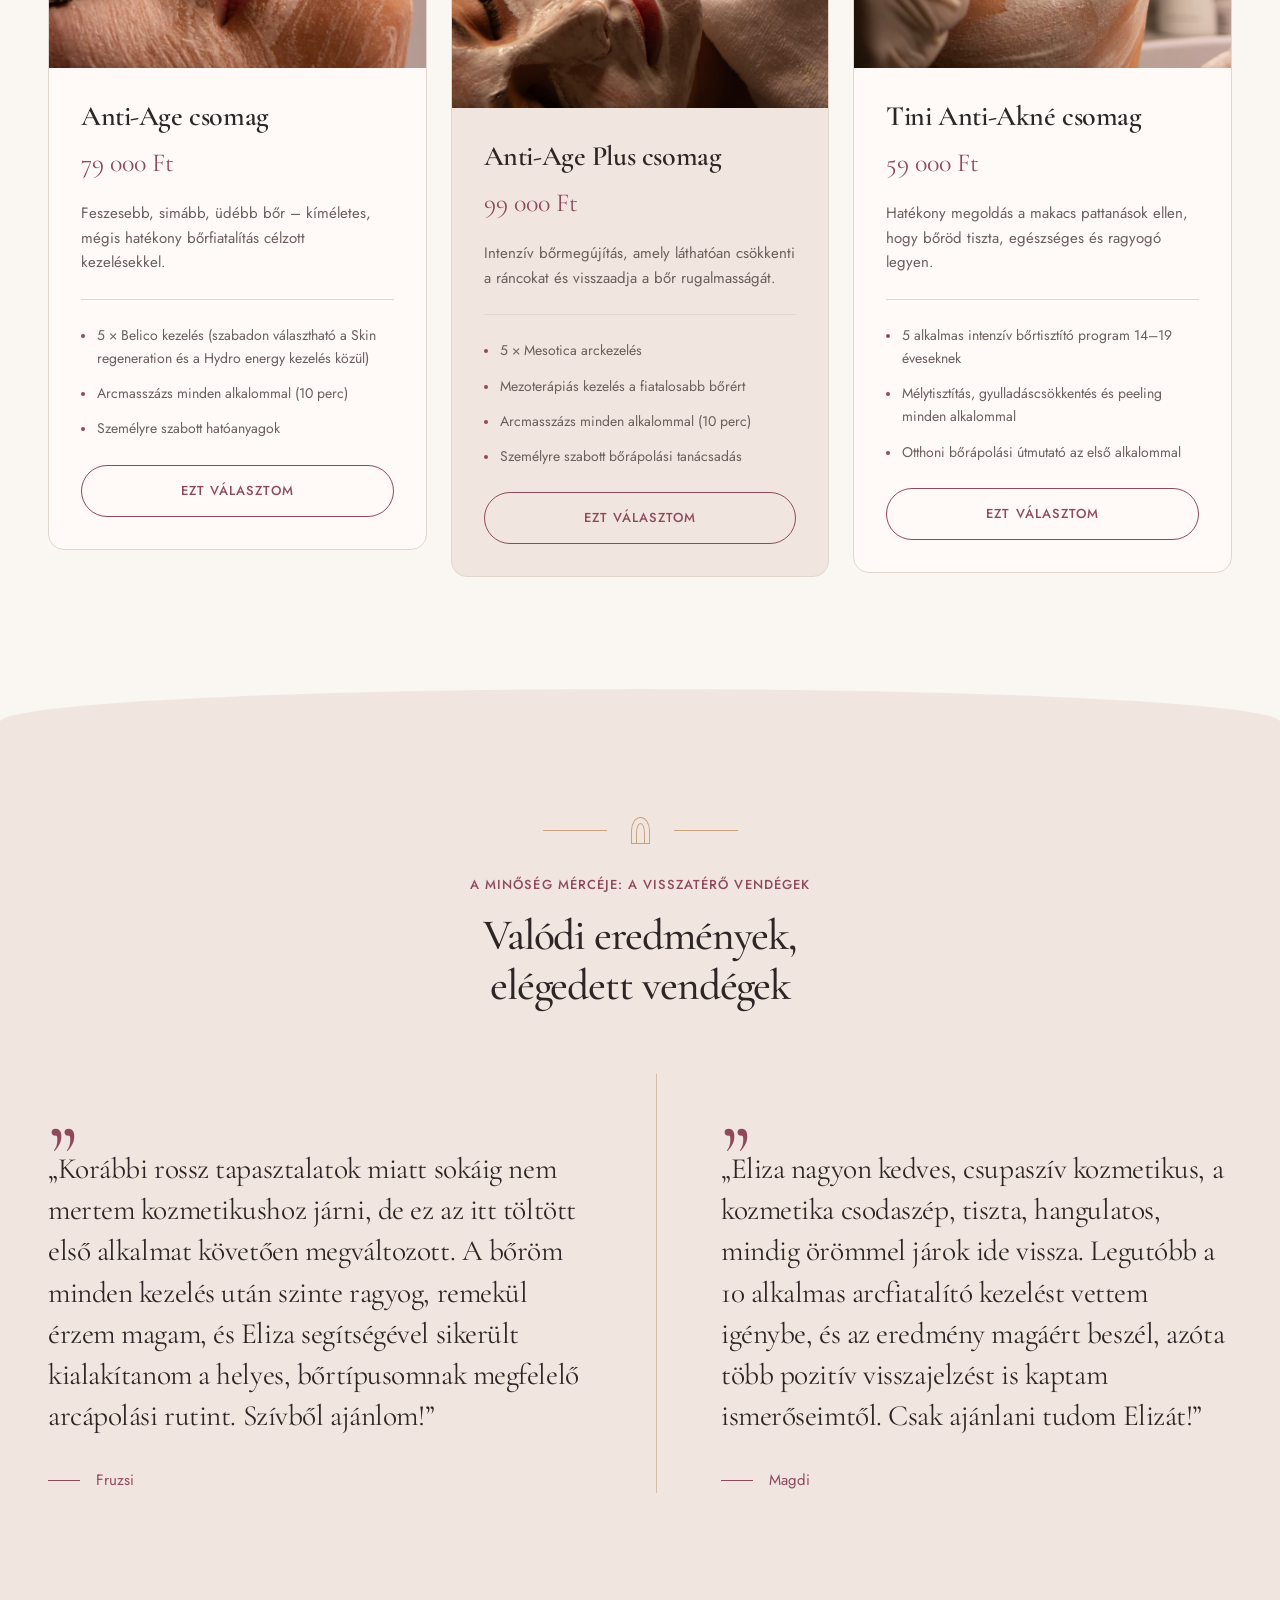
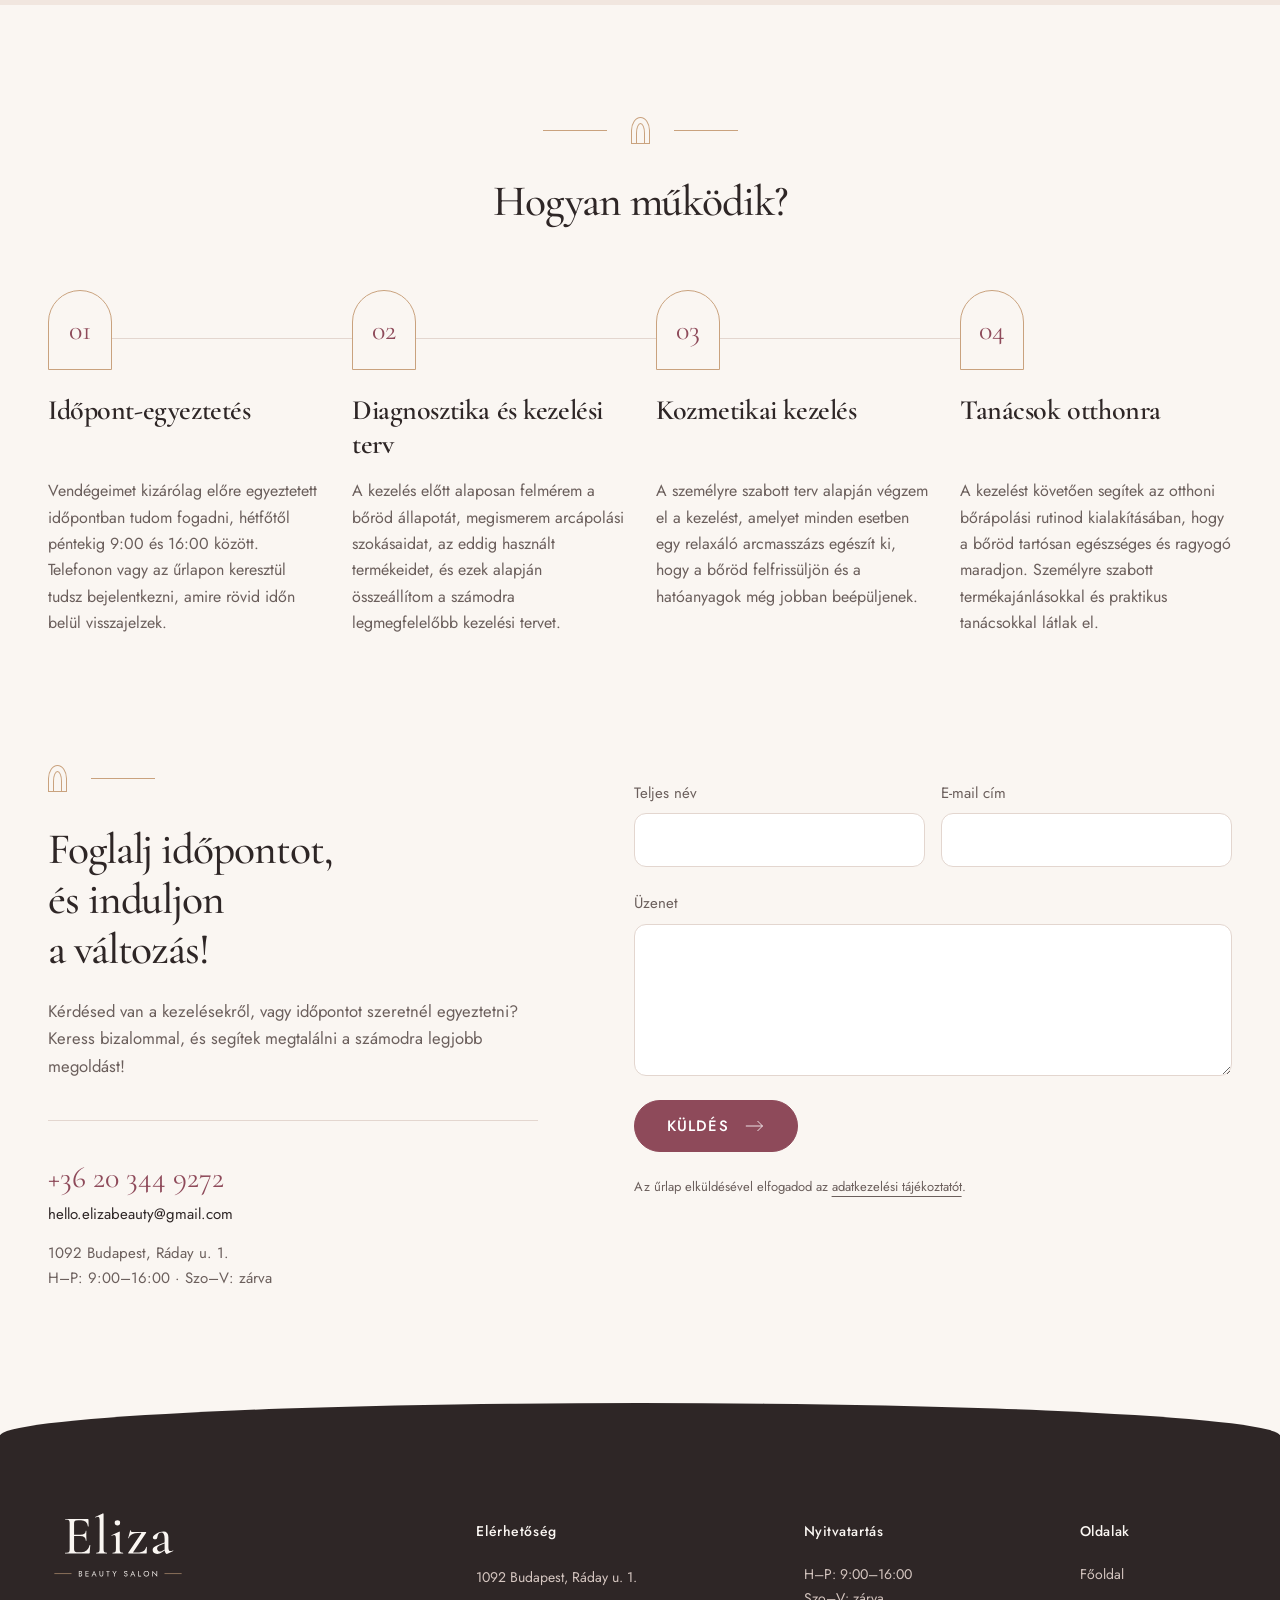
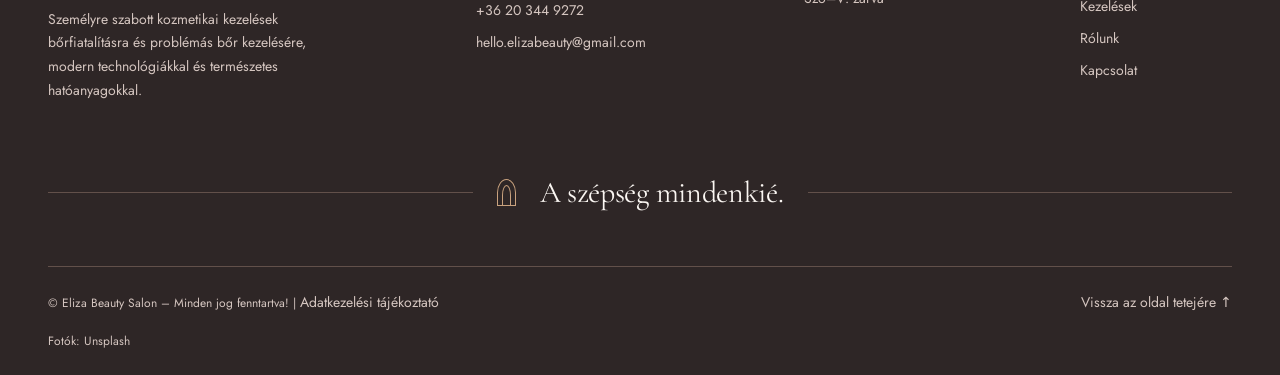
<file: kezelesek.html>
<!doctype html>
<html lang="hu">
<head>
<meta charset="UTF-8">
<meta name="viewport" content="width=device-width, initial-scale=1.0">
<title>Kezelések – arcfiatalítás és anti-akné | Eliza Beauty Salon</title>
<meta name="description" content="Ismerd meg személyre szabott Belico, Mesotica és anti-akné kezeléseimet, bőrfiatalító csomagjaimat és elégedettségi garanciámat. Kérj tőlem időpontot!">
<link rel="canonical" href="https://eliza-beauty-salon-budapest.netlify.app/kezelesek.html">
<meta name="theme-color" content="#FAF6F2">
<meta property="og:title" content="Kezelések – arcfiatalítás és anti-akné | Eliza Beauty Salon">
<meta property="og:description" content="Ismerd meg személyre szabott Belico, Mesotica és anti-akné kezeléseimet, bőrfiatalító csomagjaimat és elégedettségi garanciámat. Kérj tőlem időpontot!">
<meta property="og:type" content="website">
<meta property="og:url" content="https://eliza-beauty-salon-budapest.netlify.app/kezelesek.html">
<meta property="og:image" content="https://eliza-beauty-salon-budapest.netlify.app/images/arcmasszazs-meleg-feny-1600.webp">
<meta property="og:locale" content="hu_HU">
<link rel="icon" href="favicon.svg" type="image/svg+xml">
<link rel="alternate icon" href="images/logo/favicon.png" type="image/png">
<link rel="preconnect" href="https://fonts.googleapis.com">
<link rel="preconnect" href="https://fonts.gstatic.com" crossorigin>
<link href="https://fonts.googleapis.com/css2?family=Cormorant+Garamond:ital,wght@0,500;0,600;1,500&amp;family=Jost:wght@400;500&amp;display=swap" rel="stylesheet">
<link rel="stylesheet" href="css/style.css?v=1">
<script src="js/main.js?v=1" defer></script>

</head>
<body id="teteje">
<a class="skip" href="#tartalom">Ugrás a tartalomra</a>
<header class="header" id="fejlec">
    <div class="wrap header-inner">
      <a class="brand" href="index.html" aria-label="Eliza Beauty Salon, főoldal"><img src="images/logo/logo.svg" width="376" height="206" alt="Eliza Beauty Salon"></a>
      <nav class="nav" aria-label="Fő navigáció">
        <a class="nav-link" href="index.html">Főoldal</a>
        <a class="nav-link" href="kezelesek.html" aria-current="page">Kezelések</a>
        <a class="nav-link" href="rolunk.html">Rólunk</a>
        <a class="nav-link" href="kapcsolat.html">Kapcsolat</a>
      </nav>
      <div class="header-actions">
        <a class="btn" href="#idopont">Időpontot kérek</a>
        <button class="menu-toggle" type="button" aria-expanded="false" aria-controls="mobil-menu" aria-label="Menü megnyitása"><span>Menü</span><span class="menu-lines" aria-hidden="true"></span></button>
      </div>
    </div>
    <div class="mobile-menu" id="mobil-menu" hidden inert>
      <nav aria-label="Mobil navigáció">
        <a href="index.html">Főoldal</a><a href="kezelesek.html" aria-current="page">Kezelések</a><a href="rolunk.html">Rólunk</a><a href="kapcsolat.html">Kapcsolat</a>
      </nav>
      <div class="mobile-menu-bottom"><p>1092 Budapest, Ráday u. 1.<br><a href="tel:+36203449272">+36 20 344 9272</a></p><span class="arch-mark" aria-hidden="true"></span></div>
    </div>
  </header>
<main id="tartalom" tabindex="-1">
<section class="hero page-hero" aria-labelledby="hero-cim"><div class="wrap hero-grid"><div class="hero-copy"><span class="kicker hero-enter">Neked is jár a sima, egészséges bőr!</span><h1 class="hero-enter" id="hero-cim">Szakértői kozmetikai megoldások</h1><p class="hero-enter">A bőröd egyedi, ezért a kezeléseidnek is annak kell lennie. Legyen szó ráncok halványításáról, feszesítésről vagy aknékezelésről, a legmodernebb technológiákkal és célzott hatóanyagokkal dolgozom, hogy bőröd természetesen megújuljon és hosszú távon ragyogó maradjon.</p><div class="hero-actions hero-enter"><a class="btn" href="#idopont">Időpontot foglalok</a></div></div><figure class="hero-visual hero-enter"><div class="hero-photo"><img src="images/relaxalo-arcmasszazs-800.webp" srcset="images/relaxalo-arcmasszazs-800.webp 800w, images/relaxalo-arcmasszazs-1600.webp 1600w" sizes="(max-width: 640px) calc(86vw - 46.4px), (max-width: 860px) calc(47.619vw - 61.714px), (max-width: 1100px) calc(47.17vw - 65.057px), (max-width: 1296px) calc(47.17vw - 91.472px), 519.85px" width="800" height="1200" alt="Relaxáló arcmasszázs kezelés közben, kesztyűs kézzel" fetchpriority="high"></div><div class="hero-note"><span class="arch-mark" aria-hidden="true"></span><p>Sipos Eliza<span>Mesterkozmetikus</span></p></div></figure></div></section>
<section class="section surface"><div class="wrap"><div class="section-heading" data-reveal="rise"><div class="section-sign" aria-hidden="true"><span class="arch-mark"></span></div><h2>A bőröd mesél rólad, de mit üzen?</h2></div><div class="intro-text"><p>Észrevetted, hogy a bőröd már nem olyan, mint régen? Az évek nyomot hagynak, és bár a lelked fiatal marad, a bőröd másképp mesél a múltról. A vonások átalakulnak, a bőröd elveszíti korábbi ragyogását, a ráncok mélyülnek, és a makacs bőrproblémák, mint az akné vagy a gyulladások, egyre nehezebben múlnak el. Ha nem teszel időben a változások ellen, a folyamat csak gyorsul. A kezeletlen problémák egyre hangsúlyosabbá válnak, a bőr regenerációja lassul, és a komfortérzeted is csökken. Az idő nem áll meg, de a megfelelő kezelésekkel visszafordíthatod a látható jeleket.</p></div><div class="values-grid problem-grid"><article class="value"><h3>Megereszkedett, rugalmatlan bőr</h3><p>A kollagén- és elasztintermelés csökkenésével a bőröd feszessége romlik, az arcod kontúrjai elmosódnak, és a ráncok egyre mélyebbé válnak.</p></article><article class="value"><h3>Makacs akné, gyulladások és maradandó hegek</h3><p>A kezeletlen pattanások és gyulladások nyomot hagyhatnak, amelyek idővel mély hegekké alakulnak, megnehezítve a bőröd simaságának visszaállítását.</p></article><article class="value"><h3>Fakó, élettelen bőr és pigmentfoltok</h3><p>A hidratáció hiánya, az UV-sugárzás és a hormonális változások miatt a bőr egyenetlenné válik, elveszítheti természetes ragyogását, és egyre több pigmentfolt jelenik meg.</p></article><article class="value"><h3>Érzékeny, irritált, sérülékeny bőr</h3><p>A bőr védőrétegének meggyengülése miatt könnyebben kipirosodik, viszket vagy gyulladásra hajlamos, és nehezebben regenerálódik.</p></article></div></div></section>
<section class="section"><div class="wrap"><div class="section-heading" data-reveal="rise"><div class="section-sign" aria-hidden="true"><span class="arch-mark"></span></div><h2>Kezelések</h2></div> <article class="treatment-row"><figure class="editorial-photo" data-reveal="image"><img src="images/belico-maszk-ecsettel-800.webp" srcset="images/belico-maszk-ecsettel-800.webp 800w, images/belico-maszk-ecsettel-1600.webp 1600w" sizes="(max-width: 640px) calc(100vw - 40px), (max-width: 1100px) calc((100vw - 112px) / 2), (max-width: 1296px) calc((100vw - 176px) / 2), 560px" width="800" height="1200" alt="Arcpakolás felvitele ecsettel egy nyugodtan pihenő vendég arcára" loading="lazy" decoding="async"></figure><div data-reveal="fade"><h3>Belico arckezelések</h3><p>Az egészséges, sejtszintű bőrmegújulást az értékes növényi összetevők mellett aktív és szállító hatóanyagok (többrétegű liposzómák, nanoszómák, ceramidok, foszfolipidek stb.) biztosítják. A látványos és gyors bőrfiatalítást a kozmetikai ipar leginnovatívabb bőrbarát hatóanyagai, kimondottan magas koncentrációban teszik lehetővé.</p><ul class="treatment-list"><li>Skin regeneration kezelés érzékeny bőrre<span>90 perc, 35 év fölött</span></li><li>Hydro energy mélyhidratáló effect kezelés<span>90 perc, 35 év fölött</span></li></ul></div></article><article class="treatment-row"><figure class="editorial-photo" data-reveal="image"><img src="images/arcmasszazs-kezeles-800.webp" srcset="images/arcmasszazs-kezeles-800.webp 800w, images/arcmasszazs-kezeles-1600.webp 1600w" sizes="(max-width: 640px) calc(100vw - 40px), (max-width: 1100px) calc((100vw - 112px) / 2), (max-width: 1296px) calc((100vw - 176px) / 2), 560px" width="800" height="1200" alt="Kozmetikai arckezelés, gyengéd mozdulatokkal az arcon" loading="lazy" decoding="async"></figure><div data-reveal="fade"><h3>Mesotica luxus kezelések</h3><p>Azonnali ráncsimító hatás, azonnali látvány, plasztikai beavatkozások nélkül! A tudomány mára már bebizonyította, hogy a kozmetikai peptidek jelentős szerepet játszanak a különböző bőrproblémák kezelésében. Néhány vizsgálat szerint a kozmetikai peptidek képesek eltüntetni az öregedés jeleit.</p><ul class="treatment-list"><li>Arckezelés<span>90–120 perc, 40 év fölött</span></li><li>Arc-nyak-dekoltázs kezelés<span>120–180 perc, 40 év fölött</span></li></ul></div></article><article class="treatment-row"><figure class="editorial-photo" data-reveal="image"><img src="images/mezoterapias-kezeles-800.webp" srcset="images/mezoterapias-kezeles-800.webp 800w, images/mezoterapias-kezeles-1600.webp 1600w" sizes="(max-width: 640px) calc(100vw - 40px), (max-width: 1100px) calc((100vw - 112px) / 2), (max-width: 1296px) calc((100vw - 176px) / 2), 560px" width="800" height="1200" alt="Célzott kozmetikai kezelés eszközzel a vendég arcán" loading="lazy" decoding="async"></figure><div data-reveal="fade"><h3>További kezelések</h3><p>Nálam mindent megtalálsz, ami teljes szépülésedhez, pihenésedhez szükséges. Minden kezelésem személyre szabott, mely során figyelembe veszem bőröd aktuális igényét, állapotát.</p><ul class="treatment-list"><li>DrDerm tű nélküli mezoterápiás kezelés</li><li>Fotorejuvenáció</li><li>Tűs mezoterápia / mezopen kezelés</li><li>Anti-akné kezelések</li></ul></div></article></div></section>
<section class="section surface"><div class="wrap"><div class="section-heading" data-reveal="rise"><div class="section-sign" aria-hidden="true"><span class="arch-mark"></span></div><span class="kicker">A bőröd hálás lesz érte</span><h2>Amit kapsz a kezelésektől</h2></div><ul class="results-list"><li>Láthatóan fiatalosabb és rugalmasabb bőr</li><li>Egészségesebb, ellenállóbb bőr</li><li>Mély hidratálás és ragyogás</li><li>Egyenletesebb bőrkép</li><li>Erősebb, ellenállóbb bőr</li><li>Természetes hatás, drasztikus beavatkozás nélkül</li><li>Gyorsabb regeneráció és hosszú távú eredmények</li><li>Magabiztosság, amit a bőröd állapota is tükröz</li></ul></div></section>
<section class="section guarantee"><div class="wrap"><div class="section-sign" aria-hidden="true"><span class="arch-mark"></span></div><h2>Garanciát vállalok a szépségedre</h2><p>Hiszek abban, hogy a megfelelő kezelés látványos változást hoz. Ezért 5 alkalmas kúrák esetén elégedettségi garanciát vállalok: ha a bőröd nem mutat javulást, a kezelés árának 50%-át visszatérítem.</p></div></section>
<section class="section packages treatment-packages" aria-labelledby="kezelesek-cim">
      <div class="wrap">
        <div class="packages-header" data-reveal="rise"><span class="kicker">Komplex megoldások a tartós szépségért</span><h2 id="kezelesek-cim">Találd meg a tökéletes csomagot!</h2><p>A bőrápolás hosszú távú befektetés önmagadba. Egy jól felépített, komplex kezeléssorozat nemcsak látványos eredményt mutat, hanem bőröd egészségét is támogatja. Válaszd ki a számodra legmegfelelőbb csomagot, és tapasztald meg, milyen érzés, amikor a bőröd valóban hálás a törődésért.</p></div>
        <div class="package-grid">
          <article class="package" data-reveal="rise">
            <div class="package-image"><img src="images/belico-maszk-ecsettel-800.webp" srcset="images/belico-maszk-ecsettel-800.webp 800w, images/belico-maszk-ecsettel-1600.webp 1600w" sizes="(max-width: 640px) calc(100vw - 62px), (max-width: 860px) calc((100vw - 102px) / 3), (max-width: 1100px) calc((100vw - 118px) / 3), (max-width: 1296px) calc((100vw - 150px) / 3), 382px" width="800" height="1200" alt="Ápoló arcpakolás finom felvitele ecsettel a vendég bőrére" loading="lazy" decoding="async"></div>
            <div class="package-body"><h3>Anti-Age csomag</h3><p class="package-price">79&nbsp;000&nbsp;Ft</p><p>Feszesebb, simább, üdébb bőr – kíméletes, mégis hatékony bőrfiatalítás célzott kezelésekkel.</p><ul><li>5 × Belico kezelés (szabadon választható a Skin regeneration és a Hydro energy kezelés közül)</li><li>Arcmasszázs minden alkalommal (10 perc)</li><li>Személyre szabott hatóanyagok</li></ul><a class="btn btn-outline" href="#idopont" data-package="Anti-Age csomag">Ezt választom</a></div>
          </article>
          <article class="package" data-reveal="rise" style="--delay:120ms">
            <div class="package-image"><img src="images/mezoterapias-kezeles-800.webp" srcset="images/mezoterapias-kezeles-800.webp 800w, images/mezoterapias-kezeles-1600.webp 1600w" sizes="(max-width: 640px) calc(100vw - 62px), (max-width: 860px) calc((100vw - 102px) / 3), (max-width: 1100px) calc((100vw - 118px) / 3), (max-width: 1296px) calc((100vw - 150px) / 3), 382px" width="800" height="1200" alt="Célzott bőrkezelés kozmetikai eszközzel, közelről" loading="lazy" decoding="async"></div>
            <div class="package-body"><h3>Anti-Age Plus csomag</h3><p class="package-price">99&nbsp;000&nbsp;Ft</p><p>Intenzív bőrmegújítás, amely láthatóan csökkenti a ráncokat és visszaadja a bőr rugalmasságát.</p><ul><li>5 × Mesotica arckezelés</li><li>Mezoterápiás kezelés a fiatalosabb bőrért</li><li>Arcmasszázs minden alkalommal (10 perc)</li><li>Személyre szabott bőrápolási tanácsadás</li></ul><a class="btn btn-outline" href="#idopont" data-package="Anti-Age Plus csomag">Ezt választom</a></div>
          </article>
          <article class="package" data-reveal="rise" style="--delay:240ms">
            <div class="package-image"><img src="images/arcpakolas-kezeles-800.webp" srcset="images/arcpakolas-kezeles-800.webp 800w, images/arcpakolas-kezeles-1600.webp 1600w" sizes="(max-width: 640px) calc(100vw - 62px), (max-width: 860px) calc((100vw - 102px) / 3), (max-width: 1100px) calc((100vw - 118px) / 3), (max-width: 1296px) calc((100vw - 150px) / 3), 382px" width="800" height="1200" alt="Fehér arcpakolás a kezelőágyon pihenő vendég arcán" loading="lazy" decoding="async"></div>
            <div class="package-body"><h3>Tini Anti-Akné csomag</h3><p class="package-price">59&nbsp;000&nbsp;Ft</p><p>Hatékony megoldás a makacs pattanások ellen, hogy bőröd tiszta, egészséges és ragyogó legyen.</p><ul><li>5 alkalmas intenzív bőrtisztító program 14–19 éveseknek</li><li>Mélytisztítás, gyulladáscsökkentés és peeling minden alkalommal</li><li>Otthoni bőrápolási útmutató az első alkalommal</li></ul><a class="btn btn-outline" href="#idopont" data-package="Tini Anti-Akné csomag">Ezt választom</a></div>
          </article>
        </div>
      </div>
    </section>
<section class="section testimonials" id="velemenyek" aria-labelledby="velemenyek-cim">
      <div class="wrap">
        <div class="section-heading" data-reveal="rise">
          <div class="section-sign" aria-hidden="true"><span class="arch-mark"></span></div>
          <span class="kicker">A minőség mércéje: a visszatérő vendégek</span>
          <h2 id="velemenyek-cim">Valódi eredmények,<br>elégedett vendégek</h2>
        </div>
        <div class="quote-grid">
          <figure class="quote" data-reveal="side"><span class="quote-sign" aria-hidden="true">„</span><blockquote>„Korábbi rossz tapasztalatok miatt sokáig nem mertem kozmetikushoz járni, de ez az itt töltött első alkalmat követően megváltozott. A bőröm minden kezelés után szinte ragyog, remekül érzem magam, és Eliza segítségével sikerült kialakítanom a helyes, bőrtípusomnak megfelelő arcápolási rutint. Szívből ajánlom!”</blockquote><figcaption>Fruzsi</figcaption></figure>
          <figure class="quote" data-reveal="fade" style="--delay:180ms"><span class="quote-sign" aria-hidden="true">„</span><blockquote>„Eliza nagyon kedves, csupaszív kozmetikus, a kozmetika csodaszép, tiszta, hangulatos, mindig örömmel járok ide vissza. Legutóbb a 10 alkalmas arcfiatalító kezelést vettem igénybe, és az eredmény magáért beszél, azóta több pozitív visszajelzést is kaptam ismerőseimtől. Csak ajánlani tudom Elizát!”</blockquote><figcaption>Magdi</figcaption></figure>
        </div>
      </div>
    </section>
<section class="section process" aria-labelledby="folyamat-cim">
      <div class="wrap">
        <div class="section-heading" data-reveal="rise"><div class="section-sign" aria-hidden="true"><span class="arch-mark"></span></div><h2 id="folyamat-cim">Hogyan működik?</h2></div>
        <div class="process-grid">
          <article class="step" data-reveal="rise"><span class="step-number" aria-hidden="true">01</span><h3>Időpont-egyeztetés</h3><p>Vendégeimet kizárólag előre egyeztetett időpontban tudom fogadni, hétfőtől péntekig 9:00 és 16:00 között. Telefonon vagy az űrlapon keresztül tudsz bejelentkezni, amire rövid időn belül visszajelzek.</p></article>
          <article class="step" data-reveal="rise" style="--delay:100ms"><span class="step-number" aria-hidden="true">02</span><h3>Diagnosztika és kezelési terv</h3><p>A kezelés előtt alaposan felmérem a bőröd állapotát, megismerem arcápolási szokásaidat, az eddig használt termékeidet, és ezek alapján összeállítom a számodra legmegfelelőbb kezelési tervet.</p></article>
          <article class="step" data-reveal="rise" style="--delay:200ms"><span class="step-number" aria-hidden="true">03</span><h3>Kozmetikai kezelés</h3><p>A személyre szabott terv alapján végzem el a kezelést, amelyet minden esetben egy relaxáló arcmasszázs egészít ki, hogy a bőröd felfrissüljön és a hatóanyagok még jobban beépüljenek.</p></article>
          <article class="step" data-reveal="rise" style="--delay:300ms"><span class="step-number" aria-hidden="true">04</span><h3>Tanácsok otthonra</h3><p>A kezelést követően segítek az otthoni bőrápolási rutinod kialakításában, hogy a bőröd tartósan egészséges és ragyogó maradjon. Személyre szabott termékajánlásokkal és praktikus tanácsokkal látlak el.</p></article>
        </div>
      </div>
    </section>
<section class="section appointment" id="idopont" aria-labelledby="idopont-cim">
      <div class="wrap appointment-grid">
        <div class="appointment-copy" data-reveal="side">
          <div class="section-sign" aria-hidden="true"><span class="arch-mark"></span></div>
          <h2 id="idopont-cim">Foglalj időpontot,<br>és induljon<br>a változás!</h2>
          <p>Kérdésed van a kezelésekről, vagy időpontot szeretnél egyeztetni? Keress bizalommal, és segítek megtalálni a számodra legjobb megoldást!</p>
          <div class="contact-card"><a href="tel:+36203449272">+36 20 344 9272</a><a href="mailto:hello.elizabeauty@gmail.com" class="small">hello.elizabeauty@gmail.com</a><p>1092 Budapest, Ráday u. 1.<br>H–P: 9:00–16:00 · Szo–V: zárva</p></div>
        </div>
        <form class="appointment-form" name="idopontkeres" method="POST" action="/koszonjuk.html" data-netlify="true" netlify-honeypot="bot-field" aria-label="Időpontkérés">
 <input type="hidden" name="form-name" value="idopontkeres"><p class="sr-only"><label>Ne töltsd ki: <input name="bot-field" tabindex="-1" autocomplete="off"></label></p>
 <div class="field-row"><div class="field"><label for="idopont-nev">Teljes név</label><input id="idopont-nev" name="nev" autocomplete="name" required></div><div class="field"><label for="idopont-email">E-mail cím</label><input id="idopont-email" name="email" type="email" autocomplete="email" required></div></div>
 <div class="field"><label for="idopont-uzenet">Üzenet</label><textarea id="idopont-uzenet" name="uzenet" rows="5" required></textarea></div>
 <button class="btn" type="submit">Küldés <svg class="arrow" viewBox="0 0 24 16" fill="none" stroke="currentColor" aria-hidden="true"><path d="M1 8h20M15 2l6 6-6 6"/></svg></button>
 <p class="form-note">Az űrlap elküldésével elfogadod az <a href="adatkezelesi-tajekoztato.html">adatkezelési tájékoztatót</a>.</p>
 </form>
      </div>
    </section>
</main>
<footer class="footer dark">
    <div class="wrap">
      <div class="footer-top">
        <div class="footer-brand"><a href="index.html" aria-label="Eliza Beauty Salon, főoldal"><img src="images/logo/logo-feher.svg" width="376" height="206" loading="lazy" decoding="async" alt="Eliza Beauty Salon"></a><p>Személyre szabott kozmetikai kezelések bőrfiatalításra és problémás bőr kezelésére, modern technológiákkal és természetes hatóanyagokkal.</p></div>
        <div class="footer-contact"><h3>Elérhetőség</h3><address><span>1092 Budapest, Ráday u. 1.</span><a href="tel:+36203449272">+36 20 344 9272</a><a href="mailto:hello.elizabeauty@gmail.com">hello.elizabeauty@gmail.com</a></address></div>
        <div class="footer-hours"><h3>Nyitvatartás</h3><p>H–P: 9:00–16:00<br>Szo–V: zárva</p></div>
        <div class="footer-pages"><h3>Oldalak</h3><nav aria-label="Lábléc navigáció"><a href="index.html">Főoldal</a><a href="kezelesek.html">Kezelések</a><a href="rolunk.html">Rólunk</a><a href="kapcsolat.html">Kapcsolat</a></nav></div>
      </div>
      <div class="footer-closing"><span class="arch-mark" aria-hidden="true"></span><p>A szépség mindenkié.</p></div>
      <div class="footer-bottom"><p>© Eliza Beauty Salon – Minden jog fenntartva! | <a href="adatkezelesi-tajekoztato.html">Adatkezelési tájékoztató</a></p><a class="back-top" href="#teteje">Vissza az oldal tetejére ↑</a></div><p class="photo-credit">Fotók: Unsplash</p>
    </div>
  </footer>
</body>
</html>
</file>
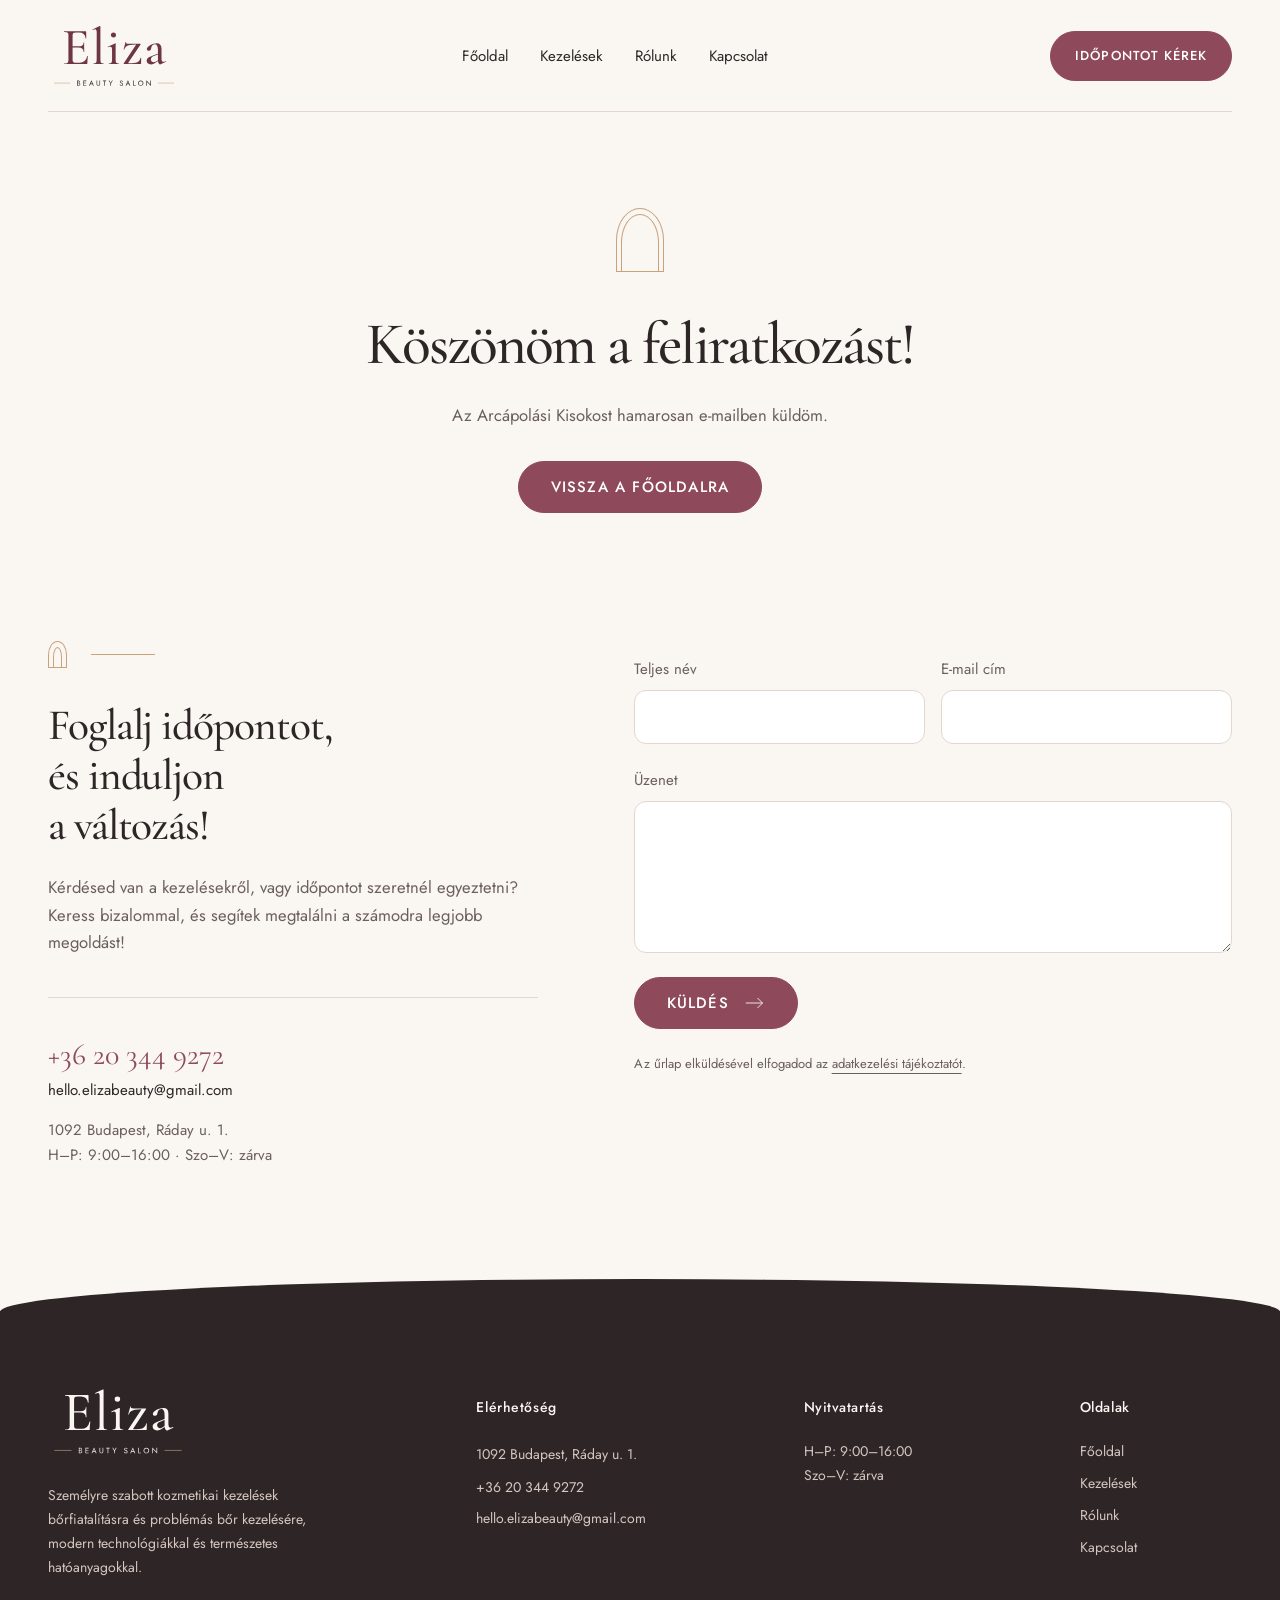
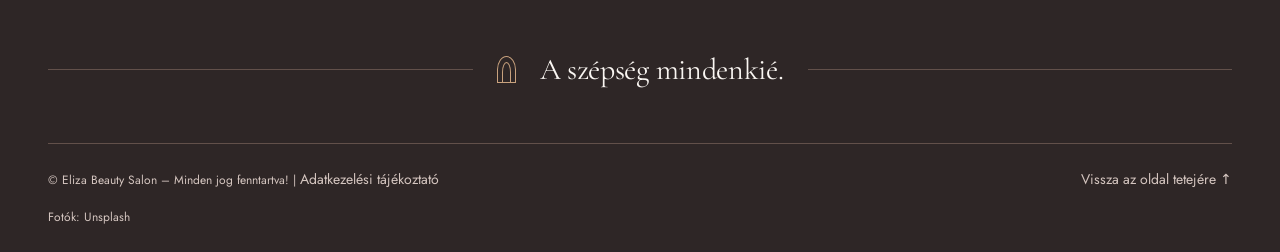
<file: kisokos-koszonjuk.html>
<!doctype html>
<html lang="hu">
<head>
<meta charset="UTF-8">
<meta name="viewport" content="width=device-width, initial-scale=1.0">
<title>Köszönöm a feliratkozást! | Eliza Beauty Salon</title>
<meta name="description" content="Köszönöm, hogy feliratkoztál a hírlevelemre! Az Arcápolási Kisokost hamarosan e-mailben küldöm. Addig is ismerd meg a kezeléseimet és a szalonomat!">
<meta name="robots" content="noindex">
<link rel="canonical" href="https://eliza-beauty-salon-budapest.netlify.app/kisokos-koszonjuk.html">
<meta name="theme-color" content="#FAF6F2">
<meta property="og:title" content="Köszönöm a feliratkozást! | Eliza Beauty Salon">
<meta property="og:description" content="Köszönöm, hogy feliratkoztál a hírlevelemre! Az Arcápolási Kisokost hamarosan e-mailben küldöm. Addig is ismerd meg a kezeléseimet és a szalonomat!">
<meta property="og:type" content="website">
<meta property="og:url" content="https://eliza-beauty-salon-budapest.netlify.app/kisokos-koszonjuk.html">
<meta property="og:image" content="https://eliza-beauty-salon-budapest.netlify.app/images/arcmasszazs-meleg-feny-1600.webp">
<meta property="og:locale" content="hu_HU">
<link rel="icon" href="favicon.svg" type="image/svg+xml">
<link rel="alternate icon" href="images/logo/favicon.png" type="image/png">
<link rel="preconnect" href="https://fonts.googleapis.com">
<link rel="preconnect" href="https://fonts.gstatic.com" crossorigin>
<link href="https://fonts.googleapis.com/css2?family=Cormorant+Garamond:ital,wght@0,500;0,600;1,500&amp;family=Jost:wght@400;500&amp;display=swap" rel="stylesheet">
<link rel="stylesheet" href="css/style.css?v=1">
<script src="js/main.js?v=1" defer></script>

</head>
<body id="teteje">
<a class="skip" href="#tartalom">Ugrás a tartalomra</a>
<header class="header" id="fejlec">
    <div class="wrap header-inner">
      <a class="brand" href="index.html" aria-label="Eliza Beauty Salon, főoldal"><img src="images/logo/logo.svg" width="376" height="206" alt="Eliza Beauty Salon"></a>
      <nav class="nav" aria-label="Fő navigáció">
        <a class="nav-link" href="index.html">Főoldal</a>
        <a class="nav-link" href="kezelesek.html">Kezelések</a>
        <a class="nav-link" href="rolunk.html">Rólunk</a>
        <a class="nav-link" href="kapcsolat.html">Kapcsolat</a>
      </nav>
      <div class="header-actions">
        <a class="btn" href="#idopont">Időpontot kérek</a>
        <button class="menu-toggle" type="button" aria-expanded="false" aria-controls="mobil-menu" aria-label="Menü megnyitása"><span>Menü</span><span class="menu-lines" aria-hidden="true"></span></button>
      </div>
    </div>
    <div class="mobile-menu" id="mobil-menu" hidden inert>
      <nav aria-label="Mobil navigáció">
        <a href="index.html">Főoldal</a><a href="kezelesek.html">Kezelések</a><a href="rolunk.html">Rólunk</a><a href="kapcsolat.html">Kapcsolat</a>
      </nav>
      <div class="mobile-menu-bottom"><p>1092 Budapest, Ráday u. 1.<br><a href="tel:+36203449272">+36 20 344 9272</a></p><span class="arch-mark" aria-hidden="true"></span></div>
    </div>
  </header>
<main id="tartalom" tabindex="-1">
<div class="wrap"><section class="message-page"><span class="arch-mark" aria-hidden="true"></span><h1>Köszönöm a feliratkozást!</h1><p>Az Arcápolási Kisokost hamarosan e-mailben küldöm.</p><a class="btn" href="index.html">Vissza a főoldalra</a></section></div>
<section class="section appointment" id="idopont" aria-labelledby="idopont-cim">
      <div class="wrap appointment-grid">
        <div class="appointment-copy" data-reveal="side">
          <div class="section-sign" aria-hidden="true"><span class="arch-mark"></span></div>
          <h2 id="idopont-cim">Foglalj időpontot,<br>és induljon<br>a változás!</h2>
          <p>Kérdésed van a kezelésekről, vagy időpontot szeretnél egyeztetni? Keress bizalommal, és segítek megtalálni a számodra legjobb megoldást!</p>
          <div class="contact-card"><a href="tel:+36203449272">+36 20 344 9272</a><a href="mailto:hello.elizabeauty@gmail.com" class="small">hello.elizabeauty@gmail.com</a><p>1092 Budapest, Ráday u. 1.<br>H–P: 9:00–16:00 · Szo–V: zárva</p></div>
        </div>
        <form class="appointment-form" name="idopontkeres" method="POST" action="/koszonjuk.html" data-netlify="true" netlify-honeypot="bot-field" aria-label="Időpontkérés">
 <input type="hidden" name="form-name" value="idopontkeres"><p class="sr-only"><label>Ne töltsd ki: <input name="bot-field" tabindex="-1" autocomplete="off"></label></p>
 <div class="field-row"><div class="field"><label for="idopont-nev">Teljes név</label><input id="idopont-nev" name="nev" autocomplete="name" required></div><div class="field"><label for="idopont-email">E-mail cím</label><input id="idopont-email" name="email" type="email" autocomplete="email" required></div></div>
 <div class="field"><label for="idopont-uzenet">Üzenet</label><textarea id="idopont-uzenet" name="uzenet" rows="5" required></textarea></div>
 <button class="btn" type="submit">Küldés <svg class="arrow" viewBox="0 0 24 16" fill="none" stroke="currentColor" aria-hidden="true"><path d="M1 8h20M15 2l6 6-6 6"/></svg></button>
 <p class="form-note">Az űrlap elküldésével elfogadod az <a href="adatkezelesi-tajekoztato.html">adatkezelési tájékoztatót</a>.</p>
 </form>
      </div>
    </section>
</main>
<footer class="footer dark">
    <div class="wrap">
      <div class="footer-top">
        <div class="footer-brand"><a href="index.html" aria-label="Eliza Beauty Salon, főoldal"><img src="images/logo/logo-feher.svg" width="376" height="206" loading="lazy" decoding="async" alt="Eliza Beauty Salon"></a><p>Személyre szabott kozmetikai kezelések bőrfiatalításra és problémás bőr kezelésére, modern technológiákkal és természetes hatóanyagokkal.</p></div>
        <div class="footer-contact"><h3>Elérhetőség</h3><address><span>1092 Budapest, Ráday u. 1.</span><a href="tel:+36203449272">+36 20 344 9272</a><a href="mailto:hello.elizabeauty@gmail.com">hello.elizabeauty@gmail.com</a></address></div>
        <div class="footer-hours"><h3>Nyitvatartás</h3><p>H–P: 9:00–16:00<br>Szo–V: zárva</p></div>
        <div class="footer-pages"><h3>Oldalak</h3><nav aria-label="Lábléc navigáció"><a href="index.html">Főoldal</a><a href="kezelesek.html">Kezelések</a><a href="rolunk.html">Rólunk</a><a href="kapcsolat.html">Kapcsolat</a></nav></div>
      </div>
      <div class="footer-closing"><span class="arch-mark" aria-hidden="true"></span><p>A szépség mindenkié.</p></div>
      <div class="footer-bottom"><p>© Eliza Beauty Salon – Minden jog fenntartva! | <a href="adatkezelesi-tajekoztato.html">Adatkezelési tájékoztató</a></p><a class="back-top" href="#teteje">Vissza az oldal tetejére ↑</a></div><p class="photo-credit">Fotók: Unsplash</p>
    </div>
  </footer>
</body>
</html>
</file>
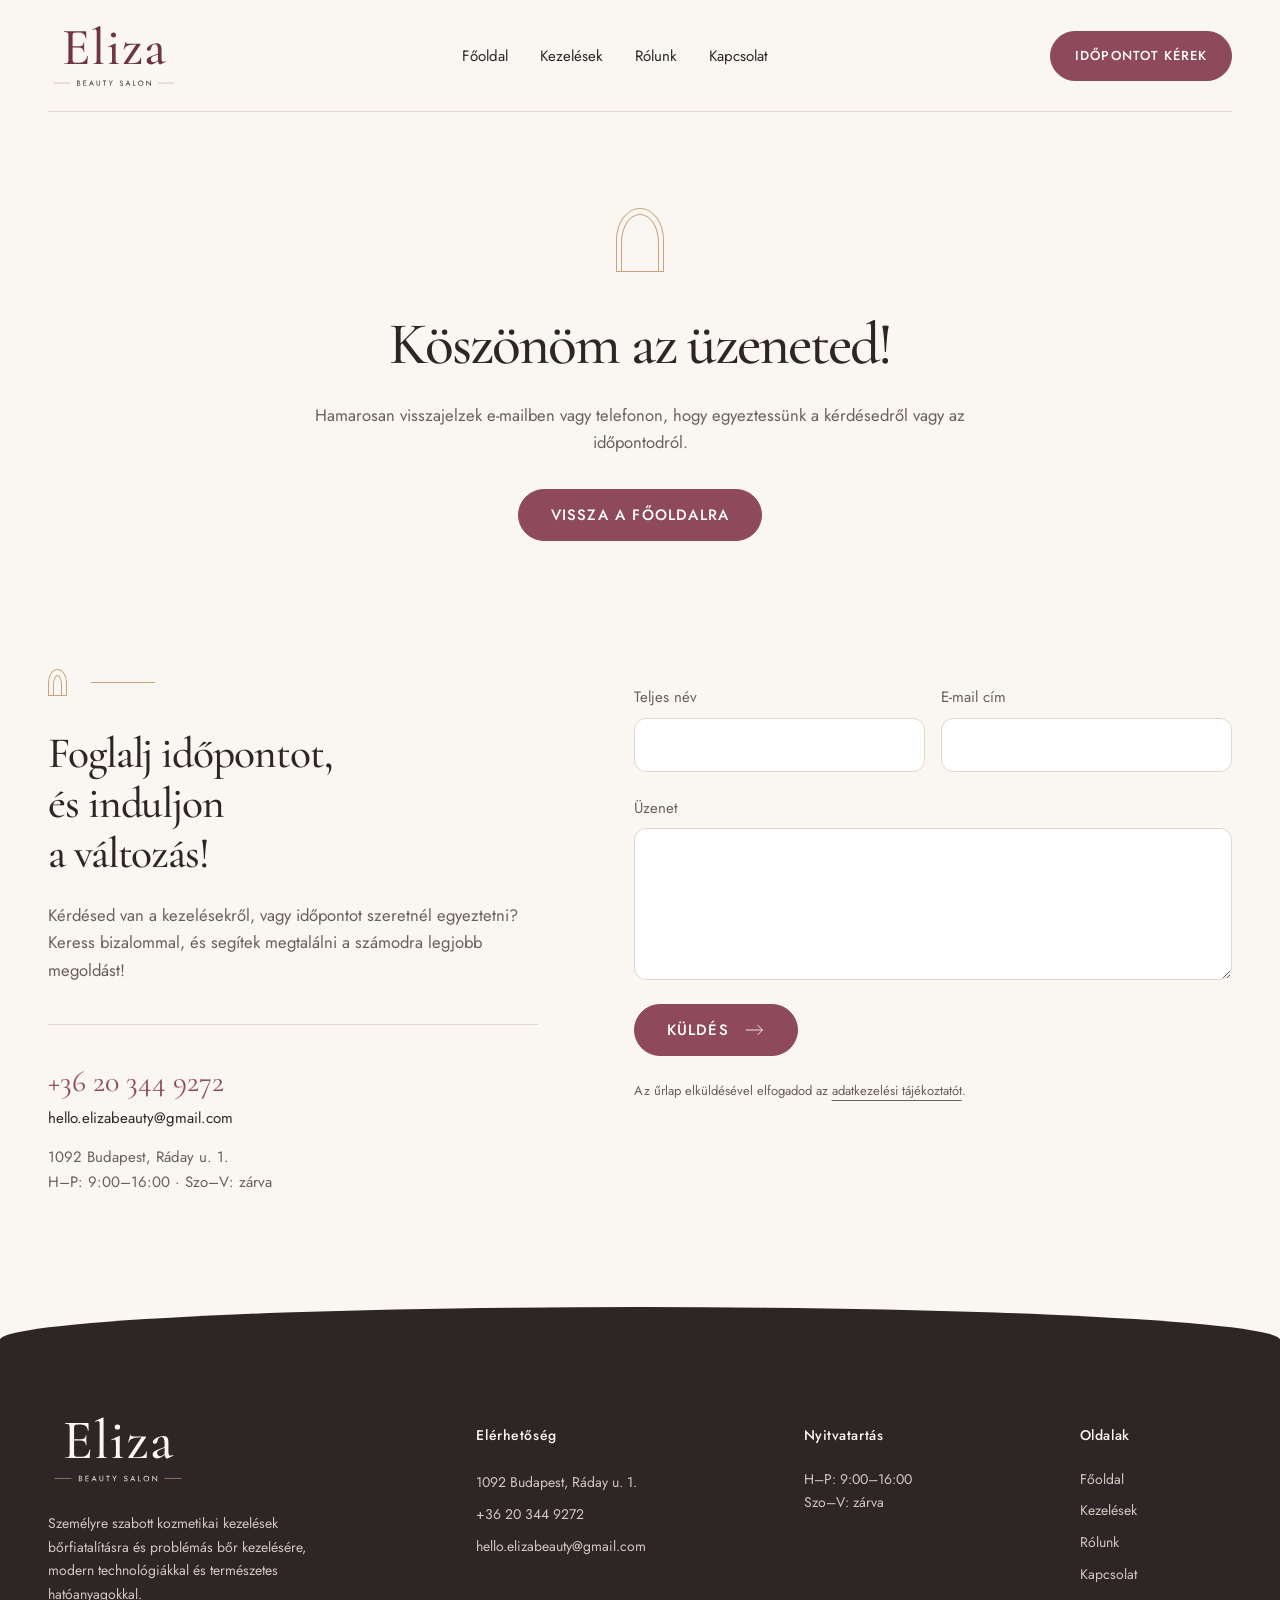
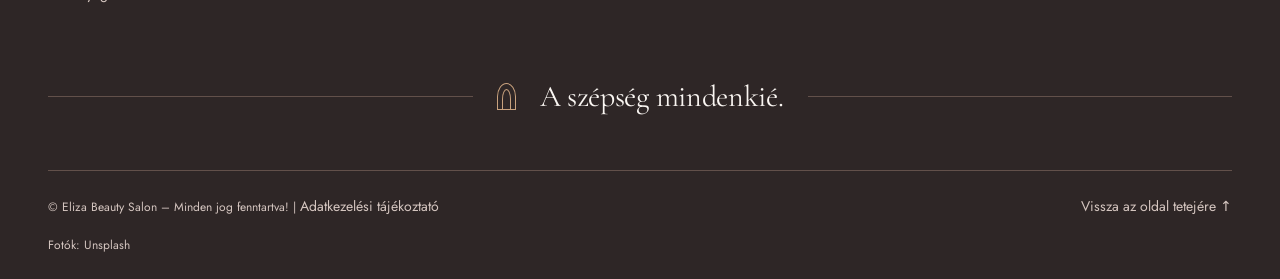
<file: koszonjuk.html>
<!doctype html>
<html lang="hu">
<head>
<meta charset="UTF-8">
<meta name="viewport" content="width=device-width, initial-scale=1.0">
<title>Köszönöm az üzeneted! | Eliza Beauty Salon</title>
<meta name="description" content="Köszönöm, hogy írtál nekem! Hamarosan visszajelzek e-mailben vagy telefonon a kérdéseddel, illetve az időpontkéréseddel kapcsolatban. Szeretettel várlak!">
<meta name="robots" content="noindex">
<link rel="canonical" href="https://eliza-beauty-salon-budapest.netlify.app/koszonjuk.html">
<meta name="theme-color" content="#FAF6F2">
<meta property="og:title" content="Köszönöm az üzeneted! | Eliza Beauty Salon">
<meta property="og:description" content="Köszönöm, hogy írtál nekem! Hamarosan visszajelzek e-mailben vagy telefonon a kérdéseddel, illetve az időpontkéréseddel kapcsolatban. Szeretettel várlak!">
<meta property="og:type" content="website">
<meta property="og:url" content="https://eliza-beauty-salon-budapest.netlify.app/koszonjuk.html">
<meta property="og:image" content="https://eliza-beauty-salon-budapest.netlify.app/images/arcmasszazs-meleg-feny-1600.webp">
<meta property="og:locale" content="hu_HU">
<link rel="icon" href="favicon.svg" type="image/svg+xml">
<link rel="alternate icon" href="images/logo/favicon.png" type="image/png">
<link rel="preconnect" href="https://fonts.googleapis.com">
<link rel="preconnect" href="https://fonts.gstatic.com" crossorigin>
<link href="https://fonts.googleapis.com/css2?family=Cormorant+Garamond:ital,wght@0,500;0,600;1,500&amp;family=Jost:wght@400;500&amp;display=swap" rel="stylesheet">
<link rel="stylesheet" href="css/style.css?v=1">
<script src="js/main.js?v=1" defer></script>

</head>
<body id="teteje">
<a class="skip" href="#tartalom">Ugrás a tartalomra</a>
<header class="header" id="fejlec">
    <div class="wrap header-inner">
      <a class="brand" href="index.html" aria-label="Eliza Beauty Salon, főoldal"><img src="images/logo/logo.svg" width="376" height="206" alt="Eliza Beauty Salon"></a>
      <nav class="nav" aria-label="Fő navigáció">
        <a class="nav-link" href="index.html">Főoldal</a>
        <a class="nav-link" href="kezelesek.html">Kezelések</a>
        <a class="nav-link" href="rolunk.html">Rólunk</a>
        <a class="nav-link" href="kapcsolat.html">Kapcsolat</a>
      </nav>
      <div class="header-actions">
        <a class="btn" href="#idopont">Időpontot kérek</a>
        <button class="menu-toggle" type="button" aria-expanded="false" aria-controls="mobil-menu" aria-label="Menü megnyitása"><span>Menü</span><span class="menu-lines" aria-hidden="true"></span></button>
      </div>
    </div>
    <div class="mobile-menu" id="mobil-menu" hidden inert>
      <nav aria-label="Mobil navigáció">
        <a href="index.html">Főoldal</a><a href="kezelesek.html">Kezelések</a><a href="rolunk.html">Rólunk</a><a href="kapcsolat.html">Kapcsolat</a>
      </nav>
      <div class="mobile-menu-bottom"><p>1092 Budapest, Ráday u. 1.<br><a href="tel:+36203449272">+36 20 344 9272</a></p><span class="arch-mark" aria-hidden="true"></span></div>
    </div>
  </header>
<main id="tartalom" tabindex="-1">
<div class="wrap"><section class="message-page"><span class="arch-mark" aria-hidden="true"></span><h1>Köszönöm az üzeneted!</h1><p>Hamarosan visszajelzek e-mailben vagy telefonon, hogy egyeztessünk a kérdésedről vagy az időpontodról.</p><a class="btn" href="index.html">Vissza a főoldalra</a></section></div>
<section class="section appointment" id="idopont" aria-labelledby="idopont-cim">
      <div class="wrap appointment-grid">
        <div class="appointment-copy" data-reveal="side">
          <div class="section-sign" aria-hidden="true"><span class="arch-mark"></span></div>
          <h2 id="idopont-cim">Foglalj időpontot,<br>és induljon<br>a változás!</h2>
          <p>Kérdésed van a kezelésekről, vagy időpontot szeretnél egyeztetni? Keress bizalommal, és segítek megtalálni a számodra legjobb megoldást!</p>
          <div class="contact-card"><a href="tel:+36203449272">+36 20 344 9272</a><a href="mailto:hello.elizabeauty@gmail.com" class="small">hello.elizabeauty@gmail.com</a><p>1092 Budapest, Ráday u. 1.<br>H–P: 9:00–16:00 · Szo–V: zárva</p></div>
        </div>
        <form class="appointment-form" name="idopontkeres" method="POST" action="/koszonjuk.html" data-netlify="true" netlify-honeypot="bot-field" aria-label="Időpontkérés">
 <input type="hidden" name="form-name" value="idopontkeres"><p class="sr-only"><label>Ne töltsd ki: <input name="bot-field" tabindex="-1" autocomplete="off"></label></p>
 <div class="field-row"><div class="field"><label for="idopont-nev">Teljes név</label><input id="idopont-nev" name="nev" autocomplete="name" required></div><div class="field"><label for="idopont-email">E-mail cím</label><input id="idopont-email" name="email" type="email" autocomplete="email" required></div></div>
 <div class="field"><label for="idopont-uzenet">Üzenet</label><textarea id="idopont-uzenet" name="uzenet" rows="5" required></textarea></div>
 <button class="btn" type="submit">Küldés <svg class="arrow" viewBox="0 0 24 16" fill="none" stroke="currentColor" aria-hidden="true"><path d="M1 8h20M15 2l6 6-6 6"/></svg></button>
 <p class="form-note">Az űrlap elküldésével elfogadod az <a href="adatkezelesi-tajekoztato.html">adatkezelési tájékoztatót</a>.</p>
 </form>
      </div>
    </section>
</main>
<footer class="footer dark">
    <div class="wrap">
      <div class="footer-top">
        <div class="footer-brand"><a href="index.html" aria-label="Eliza Beauty Salon, főoldal"><img src="images/logo/logo-feher.svg" width="376" height="206" loading="lazy" decoding="async" alt="Eliza Beauty Salon"></a><p>Személyre szabott kozmetikai kezelések bőrfiatalításra és problémás bőr kezelésére, modern technológiákkal és természetes hatóanyagokkal.</p></div>
        <div class="footer-contact"><h3>Elérhetőség</h3><address><span>1092 Budapest, Ráday u. 1.</span><a href="tel:+36203449272">+36 20 344 9272</a><a href="mailto:hello.elizabeauty@gmail.com">hello.elizabeauty@gmail.com</a></address></div>
        <div class="footer-hours"><h3>Nyitvatartás</h3><p>H–P: 9:00–16:00<br>Szo–V: zárva</p></div>
        <div class="footer-pages"><h3>Oldalak</h3><nav aria-label="Lábléc navigáció"><a href="index.html">Főoldal</a><a href="kezelesek.html">Kezelések</a><a href="rolunk.html">Rólunk</a><a href="kapcsolat.html">Kapcsolat</a></nav></div>
      </div>
      <div class="footer-closing"><span class="arch-mark" aria-hidden="true"></span><p>A szépség mindenkié.</p></div>
      <div class="footer-bottom"><p>© Eliza Beauty Salon – Minden jog fenntartva! | <a href="adatkezelesi-tajekoztato.html">Adatkezelési tájékoztató</a></p><a class="back-top" href="#teteje">Vissza az oldal tetejére ↑</a></div><p class="photo-credit">Fotók: Unsplash</p>
    </div>
  </footer>
</body>
</html>
</file>
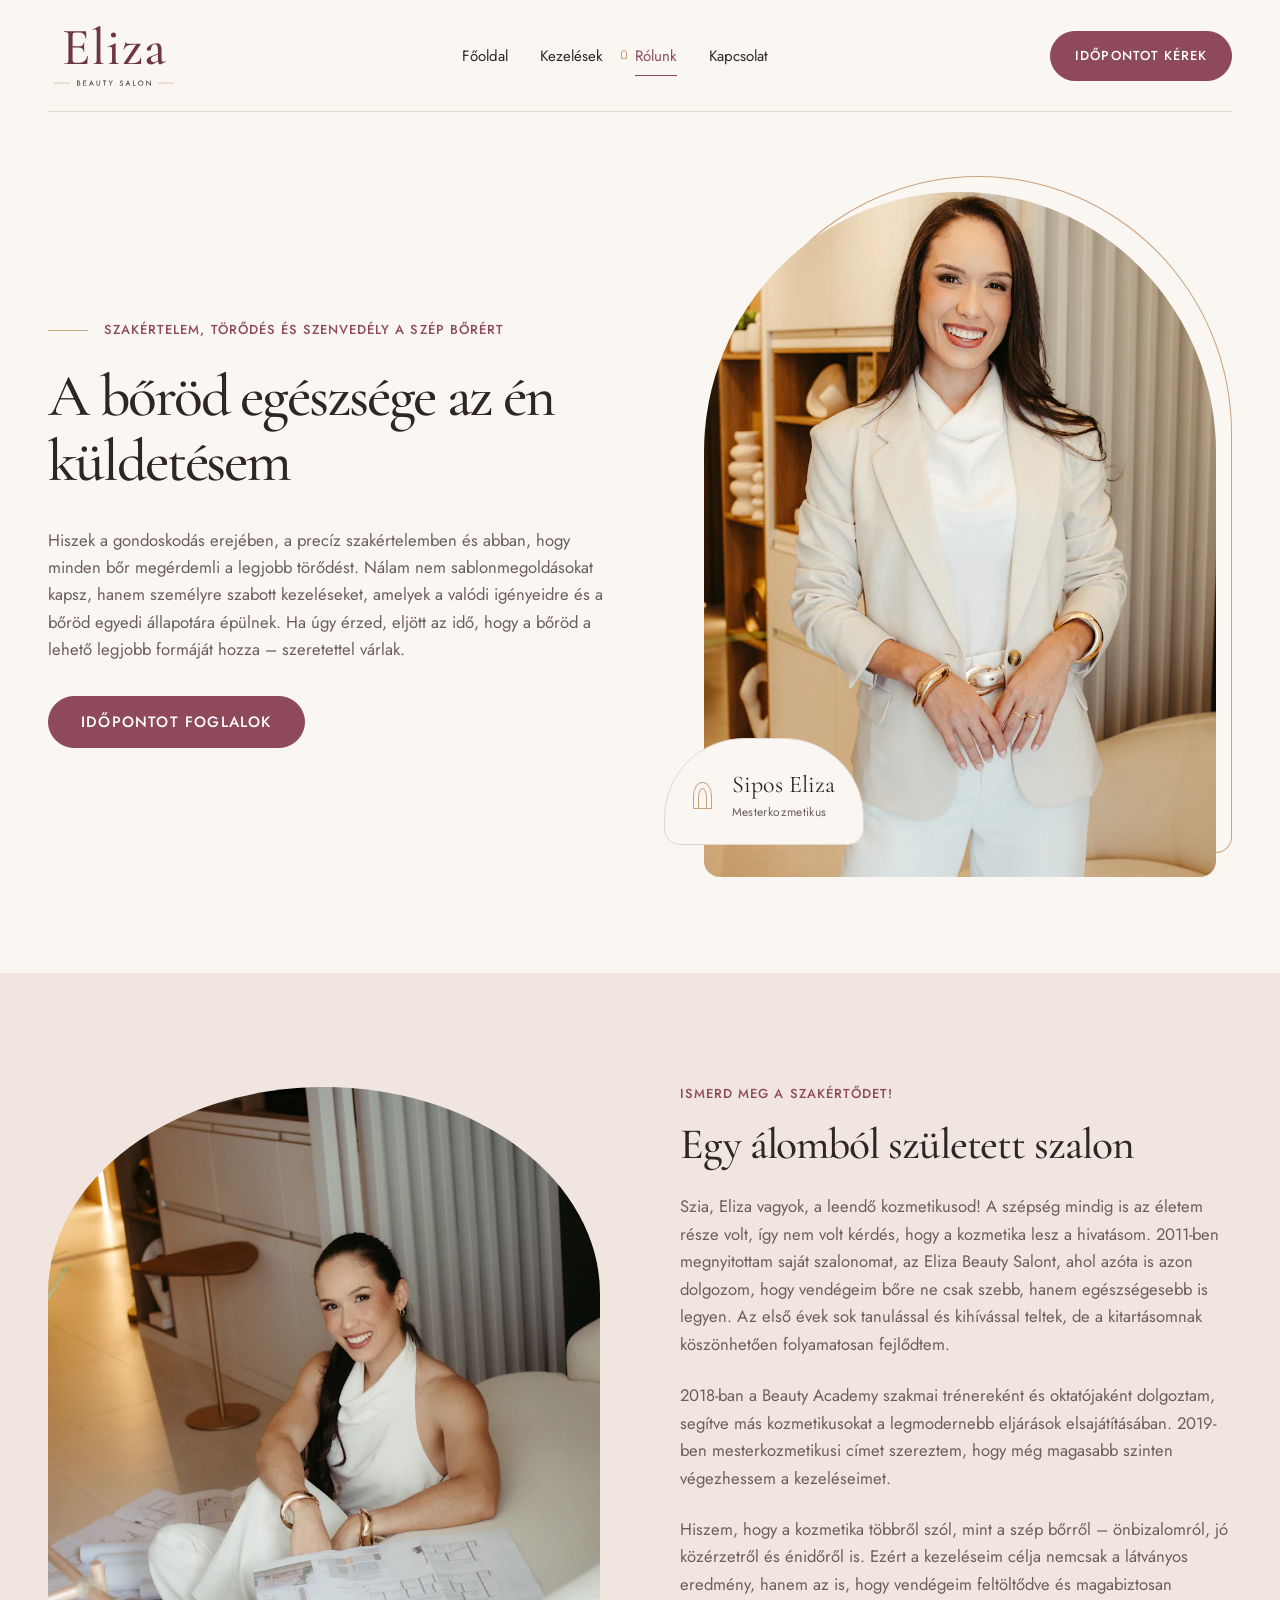
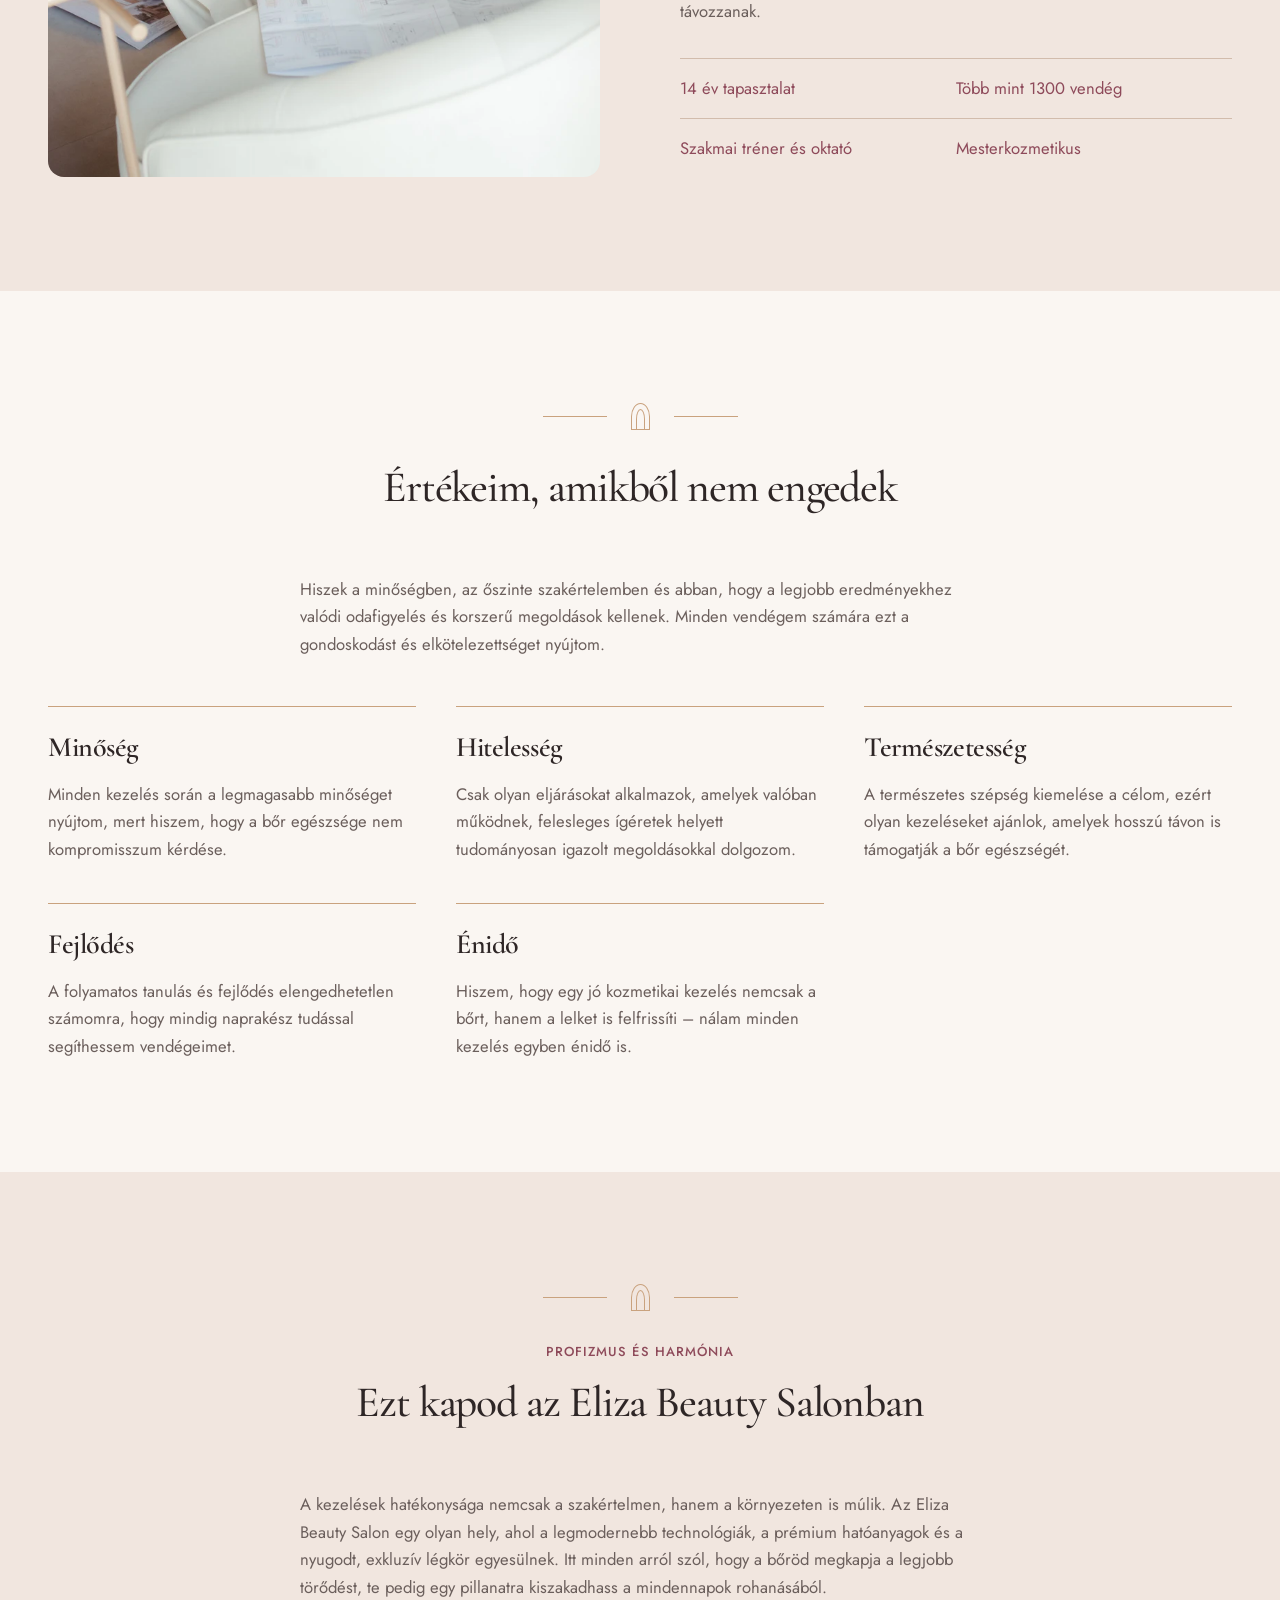
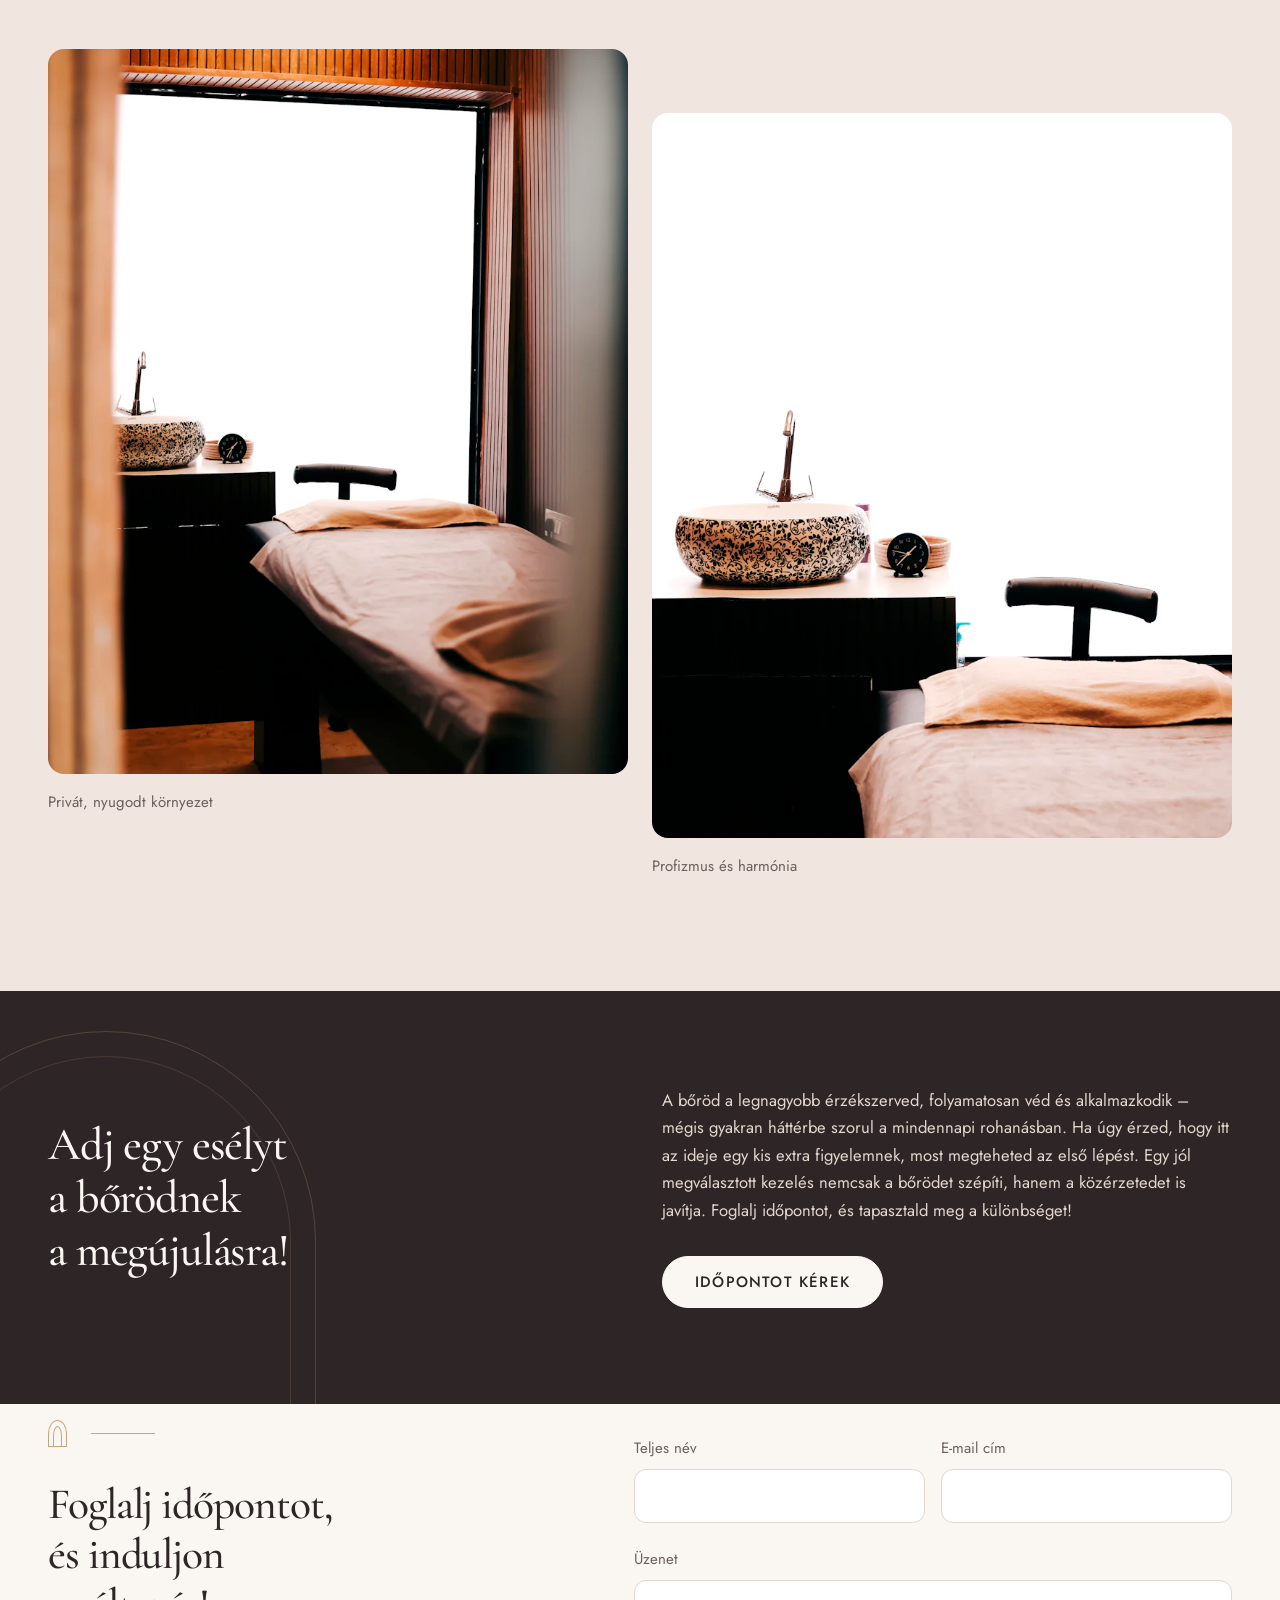
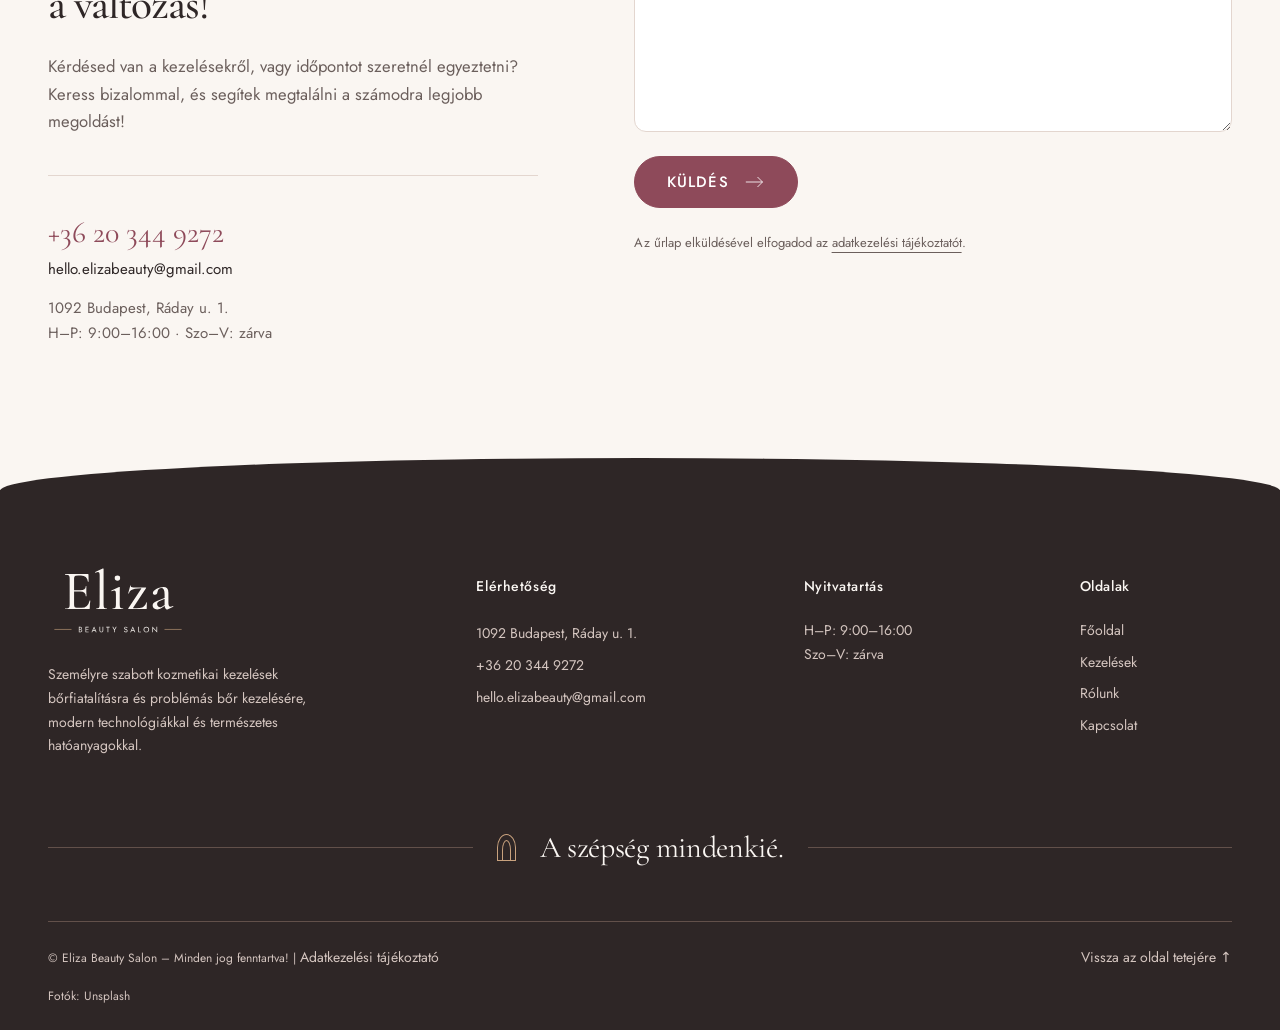
<file: rolunk.html>
<!doctype html>
<html lang="hu">
<head>
<meta charset="UTF-8">
<meta name="viewport" content="width=device-width, initial-scale=1.0">
<title>Rólunk – ismerj meg, Sipos Eliza vagyok | Eliza Beauty Salon</title>
<meta name="description" content="Ismerj meg! Sipos Eliza mesterkozmetikus vagyok. Olvass a történetemről, értékeimről és a privát szalonról, ahol személyre szabott törődéssel várlak.">
<link rel="canonical" href="https://eliza-beauty-salon-budapest.netlify.app/rolunk.html">
<meta name="theme-color" content="#FAF6F2">
<meta property="og:title" content="Rólunk – ismerj meg, Sipos Eliza vagyok | Eliza Beauty Salon">
<meta property="og:description" content="Ismerj meg! Sipos Eliza mesterkozmetikus vagyok. Olvass a történetemről, értékeimről és a privát szalonról, ahol személyre szabott törődéssel várlak.">
<meta property="og:type" content="website">
<meta property="og:url" content="https://eliza-beauty-salon-budapest.netlify.app/rolunk.html">
<meta property="og:image" content="https://eliza-beauty-salon-budapest.netlify.app/images/arcmasszazs-meleg-feny-1600.webp">
<meta property="og:locale" content="hu_HU">
<link rel="icon" href="favicon.svg" type="image/svg+xml">
<link rel="alternate icon" href="images/logo/favicon.png" type="image/png">
<link rel="preconnect" href="https://fonts.googleapis.com">
<link rel="preconnect" href="https://fonts.gstatic.com" crossorigin>
<link href="https://fonts.googleapis.com/css2?family=Cormorant+Garamond:ital,wght@0,500;0,600;1,500&amp;family=Jost:wght@400;500&amp;display=swap" rel="stylesheet">
<link rel="stylesheet" href="css/style.css?v=1">
<script src="js/main.js?v=1" defer></script>

</head>
<body id="teteje">
<a class="skip" href="#tartalom">Ugrás a tartalomra</a>
<header class="header" id="fejlec">
    <div class="wrap header-inner">
      <a class="brand" href="index.html" aria-label="Eliza Beauty Salon, főoldal"><img src="images/logo/logo.svg" width="376" height="206" alt="Eliza Beauty Salon"></a>
      <nav class="nav" aria-label="Fő navigáció">
        <a class="nav-link" href="index.html">Főoldal</a>
        <a class="nav-link" href="kezelesek.html">Kezelések</a>
        <a class="nav-link" href="rolunk.html" aria-current="page">Rólunk</a>
        <a class="nav-link" href="kapcsolat.html">Kapcsolat</a>
      </nav>
      <div class="header-actions">
        <a class="btn" href="#idopont">Időpontot kérek</a>
        <button class="menu-toggle" type="button" aria-expanded="false" aria-controls="mobil-menu" aria-label="Menü megnyitása"><span>Menü</span><span class="menu-lines" aria-hidden="true"></span></button>
      </div>
    </div>
    <div class="mobile-menu" id="mobil-menu" hidden inert>
      <nav aria-label="Mobil navigáció">
        <a href="index.html">Főoldal</a><a href="kezelesek.html">Kezelések</a><a href="rolunk.html" aria-current="page">Rólunk</a><a href="kapcsolat.html">Kapcsolat</a>
      </nav>
      <div class="mobile-menu-bottom"><p>1092 Budapest, Ráday u. 1.<br><a href="tel:+36203449272">+36 20 344 9272</a></p><span class="arch-mark" aria-hidden="true"></span></div>
    </div>
  </header>
<main id="tartalom" tabindex="-1">
<section class="hero page-hero" aria-labelledby="hero-cim"><div class="wrap hero-grid"><div class="hero-copy"><span class="kicker hero-enter">Szakértelem, törődés és szenvedély a szép bőrért</span><h1 class="hero-enter" id="hero-cim">A bőröd egészsége az én küldetésem</h1><p class="hero-enter">Hiszek a gondoskodás erejében, a precíz szakértelemben és abban, hogy minden bőr megérdemli a legjobb törődést. Nálam nem sablonmegoldásokat kapsz, hanem személyre szabott kezeléseket, amelyek a valódi igényeidre és a bőröd egyedi állapotára épülnek. Ha úgy érzed, eljött az idő, hogy a bőröd a lehető legjobb formáját hozza – szeretettel várlak.</p><div class="hero-actions hero-enter"><a class="btn" href="#idopont">Időpontot foglalok</a></div></div><figure class="hero-visual hero-enter"><div class="hero-photo"><img src="images/kozmetikus-portre-800.webp" srcset="images/kozmetikus-portre-800.webp 800w, images/kozmetikus-portre-1600.webp 1600w" sizes="(max-width: 640px) calc(86vw - 46.4px), (max-width: 860px) calc(47.619vw - 61.714px), (max-width: 1100px) calc(47.17vw - 65.057px), (max-width: 1296px) calc(47.17vw - 91.472px), 519.85px" width="800" height="1200" alt="Elizát képviselő mosolygó kozmetikus portréja a világos szalonban" fetchpriority="high"></div><div class="hero-note"><span class="arch-mark" aria-hidden="true"></span><p>Sipos Eliza<span>Mesterkozmetikus</span></p></div></figure></div></section>
<section class="section surface"><div class="wrap editorial-grid"><figure class="editorial-photo" data-reveal="image"><img src="images/kozmetikus-szalonban-800.webp" srcset="images/kozmetikus-szalonban-800.webp 800w, images/kozmetikus-szalonban-1600.webp 1600w" sizes="(max-width: 640px) calc(100vw - 40px), (max-width: 1100px) calc((100vw - 112px) / 2), (max-width: 1296px) calc((100vw - 176px) / 2), 560px" width="800" height="1200" alt="Elizát képviselő kozmetikus ül a világos, nyugodt szalonban" loading="lazy" decoding="async"></figure><div><span class="kicker">Ismerd meg a szakértődet!</span><h2>Egy álomból született szalon</h2><p>Szia, Eliza vagyok, a leendő kozmetikusod! A szépség mindig is az életem része volt, így nem volt kérdés, hogy a kozmetika lesz a hivatásom. 2011-ben megnyitottam saját szalonomat, az Eliza Beauty Salont, ahol azóta is azon dolgozom, hogy vendégeim bőre ne csak szebb, hanem egészségesebb is legyen. Az első évek sok tanulással és kihívással teltek, de a kitartásomnak köszönhetően folyamatosan fejlődtem.</p><p>2018-ban a Beauty Academy szakmai trénereként és oktatójaként dolgoztam, segítve más kozmetikusokat a legmodernebb eljárások elsajátításában. 2019-ben mesterkozmetikusi címet szereztem, hogy még magasabb szinten végezhessem a kezeléseimet.</p><p>Hiszem, hogy a kozmetika többről szól, mint a szép bőrről – önbizalomról, jó közérzetről és énidőről is. Ezért a kezeléseim célja nemcsak a látványos eredmény, hanem az is, hogy vendégeim feltöltődve és magabiztosan távozzanak.</p><ul class="credentials"><li>14 év tapasztalat</li><li>Több mint 1300 vendég</li><li>Szakmai tréner és oktató</li><li>Mesterkozmetikus</li></ul></div></div></section>
<section class="section"><div class="wrap"><div class="section-heading" data-reveal="rise"><div class="section-sign" aria-hidden="true"><span class="arch-mark"></span></div><h2>Értékeim, amikből nem engedek</h2></div><div class="intro-text"><p>Hiszek a minőségben, az őszinte szakértelemben és abban, hogy a legjobb eredményekhez valódi odafigyelés és korszerű megoldások kellenek. Minden vendégem számára ezt a gondoskodást és elkötelezettséget nyújtom.</p></div><div class="values-grid"><article class="value" data-reveal="fade"><h3>Minőség</h3><p>Minden kezelés során a legmagasabb minőséget nyújtom, mert hiszem, hogy a bőr egészsége nem kompromisszum kérdése.</p></article><article class="value" data-reveal="fade"><h3>Hitelesség</h3><p>Csak olyan eljárásokat alkalmazok, amelyek valóban működnek, felesleges ígéretek helyett tudományosan igazolt megoldásokkal dolgozom.</p></article><article class="value" data-reveal="fade"><h3>Természetesség</h3><p>A természetes szépség kiemelése a célom, ezért olyan kezeléseket ajánlok, amelyek hosszú távon is támogatják a bőr egészségét.</p></article><article class="value" data-reveal="fade"><h3>Fejlődés</h3><p>A folyamatos tanulás és fejlődés elengedhetetlen számomra, hogy mindig naprakész tudással segíthessem vendégeimet.</p></article><article class="value" data-reveal="fade"><h3>Énidő</h3><p>Hiszem, hogy egy jó kozmetikai kezelés nemcsak a bőrt, hanem a lelket is felfrissíti – nálam minden kezelés egyben énidő is.</p></article></div></div></section>
<section class="section surface"><div class="wrap"><div class="section-heading" data-reveal="rise"><div class="section-sign" aria-hidden="true"><span class="arch-mark"></span></div><span class="kicker">Profizmus és harmónia</span><h2>Ezt kapod az Eliza Beauty Salonban</h2></div><div class="intro-text"><p>A kezelések hatékonysága nemcsak a szakértelmen, hanem a környezeten is múlik. Az Eliza Beauty Salon egy olyan hely, ahol a legmodernebb technológiák, a prémium hatóanyagok és a nyugodt, exkluzív légkör egyesülnek. Itt minden arról szól, hogy a bőröd megkapja a legjobb törődést, te pedig egy pillanatra kiszakadhass a mindennapok rohanásából.</p></div><div class="gallery"><figure data-reveal="image"><img src="images/kezeloszoba-agy-800.webp" srcset="images/kezeloszoba-agy-800.webp 800w, images/kezeloszoba-agy-1600.webp 1600w" sizes="(max-width: 640px) calc(100vw - 40px), (max-width: 1100px) calc((100vw - 88px) / 2), (max-width: 1296px) calc((100vw - 120px) / 2), 588px" width="800" height="1200" alt="Világos kezelőszoba kényelmes kozmetikai kezelőággyal" loading="lazy" decoding="async"><figcaption>Privát, nyugodt környezet</figcaption></figure><figure data-reveal="image"><img src="images/kezeloszoba-mosdo-800.webp" srcset="images/kezeloszoba-mosdo-800.webp 800w, images/kezeloszoba-mosdo-1600.webp 1600w" sizes="(max-width: 640px) calc(100vw - 40px), (max-width: 1100px) calc((100vw - 88px) / 2), (max-width: 1296px) calc((100vw - 120px) / 2), 588px" width="800" height="1200" alt="A kezelőszoba mosdórészlete természetes, meleg tónusokkal" loading="lazy" decoding="async"><figcaption>Profizmus és harmónia</figcaption></figure></div></div></section>
<section class="invitation dark"><div class="invitation-arch" aria-hidden="true"></div><div class="wrap invitation-inner"><h2 data-reveal="side">Adj egy esélyt a bőrödnek a megújulásra!</h2><div data-reveal="fade"><p>A bőröd a legnagyobb érzékszerved, folyamatosan véd és alkalmazkodik – mégis gyakran háttérbe szorul a mindennapi rohanásban. Ha úgy érzed, hogy itt az ideje egy kis extra figyelemnek, most megteheted az első lépést. Egy jól megválasztott kezelés nemcsak a bőrödet szépíti, hanem a közérzetedet is javítja. Foglalj időpontot, és tapasztald meg a különbséget!</p><a class="btn" href="#idopont">Időpontot kérek</a></div></div></section>
<section class="section appointment" id="idopont" aria-labelledby="idopont-cim">
      <div class="wrap appointment-grid">
        <div class="appointment-copy" data-reveal="side">
          <div class="section-sign" aria-hidden="true"><span class="arch-mark"></span></div>
          <h2 id="idopont-cim">Foglalj időpontot,<br>és induljon<br>a változás!</h2>
          <p>Kérdésed van a kezelésekről, vagy időpontot szeretnél egyeztetni? Keress bizalommal, és segítek megtalálni a számodra legjobb megoldást!</p>
          <div class="contact-card"><a href="tel:+36203449272">+36 20 344 9272</a><a href="mailto:hello.elizabeauty@gmail.com" class="small">hello.elizabeauty@gmail.com</a><p>1092 Budapest, Ráday u. 1.<br>H–P: 9:00–16:00 · Szo–V: zárva</p></div>
        </div>
        <form class="appointment-form" name="idopontkeres" method="POST" action="/koszonjuk.html" data-netlify="true" netlify-honeypot="bot-field" aria-label="Időpontkérés">
 <input type="hidden" name="form-name" value="idopontkeres"><p class="sr-only"><label>Ne töltsd ki: <input name="bot-field" tabindex="-1" autocomplete="off"></label></p>
 <div class="field-row"><div class="field"><label for="idopont-nev">Teljes név</label><input id="idopont-nev" name="nev" autocomplete="name" required></div><div class="field"><label for="idopont-email">E-mail cím</label><input id="idopont-email" name="email" type="email" autocomplete="email" required></div></div>
 <div class="field"><label for="idopont-uzenet">Üzenet</label><textarea id="idopont-uzenet" name="uzenet" rows="5" required></textarea></div>
 <button class="btn" type="submit">Küldés <svg class="arrow" viewBox="0 0 24 16" fill="none" stroke="currentColor" aria-hidden="true"><path d="M1 8h20M15 2l6 6-6 6"/></svg></button>
 <p class="form-note">Az űrlap elküldésével elfogadod az <a href="adatkezelesi-tajekoztato.html">adatkezelési tájékoztatót</a>.</p>
 </form>
      </div>
    </section>
</main>
<footer class="footer dark">
    <div class="wrap">
      <div class="footer-top">
        <div class="footer-brand"><a href="index.html" aria-label="Eliza Beauty Salon, főoldal"><img src="images/logo/logo-feher.svg" width="376" height="206" loading="lazy" decoding="async" alt="Eliza Beauty Salon"></a><p>Személyre szabott kozmetikai kezelések bőrfiatalításra és problémás bőr kezelésére, modern technológiákkal és természetes hatóanyagokkal.</p></div>
        <div class="footer-contact"><h3>Elérhetőség</h3><address><span>1092 Budapest, Ráday u. 1.</span><a href="tel:+36203449272">+36 20 344 9272</a><a href="mailto:hello.elizabeauty@gmail.com">hello.elizabeauty@gmail.com</a></address></div>
        <div class="footer-hours"><h3>Nyitvatartás</h3><p>H–P: 9:00–16:00<br>Szo–V: zárva</p></div>
        <div class="footer-pages"><h3>Oldalak</h3><nav aria-label="Lábléc navigáció"><a href="index.html">Főoldal</a><a href="kezelesek.html">Kezelések</a><a href="rolunk.html">Rólunk</a><a href="kapcsolat.html">Kapcsolat</a></nav></div>
      </div>
      <div class="footer-closing"><span class="arch-mark" aria-hidden="true"></span><p>A szépség mindenkié.</p></div>
      <div class="footer-bottom"><p>© Eliza Beauty Salon – Minden jog fenntartva! | <a href="adatkezelesi-tajekoztato.html">Adatkezelési tájékoztató</a></p><a class="back-top" href="#teteje">Vissza az oldal tetejére ↑</a></div><p class="photo-credit">Fotók: Unsplash</p>
    </div>
  </footer>
</body>
</html>
</file>
<file: css/style.css>
:root {
      --color-brand-primary:#8E4A5A; --color-brand-secondary:#6E3644; --color-brand-accent:#C9A27E;
      --color-brand-bg:#FAF6F2; --color-brand-surface:#F1E6DF; --color-brand-text:#2E2626;
      --color-brand-muted:#6B5F5C; --color-brand-line:#E3D6CF;
      --font-heading:'Cormorant Garamond', Georgia, serif; --font-body:'Jost', system-ui, sans-serif;
      --ease:cubic-bezier(.22,.61,.36,1); --hover:cubic-bezier(.2,.75,.25,1.08);
    }
    *,*::before,*::after { box-sizing:border-box; }
    html { scroll-behavior:smooth; scroll-padding-top:104px; }
    body { margin:0; background:var(--color-brand-bg); color:var(--color-brand-text); font-family:var(--font-body); font-size:clamp(16px,1.3vw,18px); line-height:1.65; -webkit-font-smoothing:antialiased; }
    body.menu-open { overflow:hidden; }
    h1,h2,h3,h4,h5,h6 { font-family:var(--font-heading); margin:0; font-weight:500; }
    h1 { font-size:clamp(40px,4.65vw,64px); line-height:1.1; letter-spacing:-.035em; }
    h2 { font-size:clamp(32px,3.4vw,44px); line-height:1.15; letter-spacing:-.025em; text-wrap:balance; }
    h3 { font-size:clamp(24px,2.2vw,28px); font-weight:600; line-height:1.2; letter-spacing:-.015em; }
    p { margin:0; } p+p { margin-top:24px; }
    a { color:inherit; text-decoration:none; text-underline-offset:5px; }
    button,input,textarea { font:inherit; }
    button { cursor:pointer; }
    img { display:block; max-width:100%; height:auto; }
    svg { display:block; }
    ::selection { background:var(--color-brand-primary); color:white; }
    :focus-visible { outline:2px solid var(--color-brand-primary); outline-offset:6px; }
    .dark :focus-visible { outline-color:var(--color-brand-accent); }
    .wrap { width:min(1200px,calc(100% - 96px)); margin-inline:auto; }
    .section { padding-block:112px; }
    .kicker { display:block; color:var(--color-brand-primary); font-size:clamp(13px,1vw,14px); font-weight:500; line-height:1.4; text-transform:uppercase; letter-spacing:.08em; }
    .muted { color:var(--color-brand-muted); }
    .small { font-size:15px; line-height:1.5; }
    .btn { min-height:52px; padding:16px 32px; display:inline-flex; align-items:center; justify-content:center; gap:16px; border:1px solid var(--color-brand-primary); border-radius:999px; background:var(--color-brand-primary); color:#fff; font-size:15px; font-weight:500; line-height:1.2; letter-spacing:.08em; text-transform:uppercase; transition:background .35s var(--ease),transform .4s var(--hover),border-color .35s; }
    .btn:hover { background:var(--color-brand-secondary); border-color:var(--color-brand-secondary); transform:translateY(-2px); }
    .btn-outline { background:transparent; color:var(--color-brand-primary); }
    .btn-outline:hover { color:white; }
    .arrow { width:20px; height:16px; flex:none; transition:transform .4s var(--hover); }
    a:hover .arrow,button:hover .arrow { transform:translateX(4px); }
    .text-link { display:inline-flex; align-items:center; gap:24px; color:var(--color-brand-primary); font-size:15px; font-weight:500; padding-block:8px; border-bottom:1px solid var(--color-brand-primary); }
    .arch-mark { display:inline-block; flex:none; width:19px; height:27px; border:1px solid var(--color-brand-accent); border-radius:50% 50% 0 0; position:relative; }
    .arch-mark::after { content:""; position:absolute; inset:5px 4px 0; border:1px solid var(--color-brand-accent); border-bottom:0; border-radius:50% 50% 0 0; }
    .section-sign { display:flex; align-items:center; justify-content:center; gap:24px; margin-bottom:32px; }
    .section-sign::before,.section-sign::after { content:""; width:64px; height:1px; background:var(--color-brand-accent); }
    .skip { position:fixed; left:16px; top:-100px; z-index:200; background:var(--color-brand-bg); padding:16px 24px; border:1px solid var(--color-brand-primary); }
    .skip:focus { top:16px; }
    .header { position:sticky; top:0; z-index:50; background:rgba(250,246,242,.97); transition:background .5s; }
    .header::after { content:""; position:absolute; bottom:0; left:48px; right:48px; height:1px; background:var(--color-brand-line); }
    .header-inner { min-height:112px; display:flex; align-items:center; justify-content:space-between; gap:32px;  }
    .brand { display:block; width:132px; flex:none; }
    .brand img { width:132px; height:72px; object-fit:contain; }
    .nav { display:flex; align-items:center; gap:32px; }
    .nav-link { position:relative; font-size:15px; padding-block:12px; }
    .nav-link::after { content:""; position:absolute; left:0; right:0; bottom:4px; height:1px; background:var(--color-brand-primary); transform:scaleX(0); transform-origin:left; transition:transform .4s var(--ease); }
    .nav-link:hover::after,.nav-link[aria-current]::after { transform:scaleX(1); }
    .nav-link[aria-current] { color:var(--color-brand-primary); }
    .nav-link[aria-current]::before { content:""; position:absolute; left:-14px; top:18px; width:6px; height:9px; border:1px solid var(--color-brand-accent); border-radius:4px 4px 0 0; }
    .header-actions { display:flex; align-items:center; gap:24px; }
    .header .btn { font-size:13px; min-height:48px; padding:16px 24px; }
    .header.scrolled { background:rgba(250,246,242,.93); backdrop-filter:blur(18px); }
    .header.scrolled .header-inner { min-height:88px; }
    .menu-toggle { display:none; background:none; border:0; color:var(--color-brand-text); align-items:center; gap:10px; padding:12px 0 12px 8px; font-size:14px; }
    .menu-lines { width:22px; height:15px; display:block; position:relative; }
    .menu-lines::before,.menu-lines::after { content:""; position:absolute; left:0; width:22px; height:1px; background:currentColor; transition:transform .35s,top .35s; }
    .menu-lines::before { top:3px; } .menu-lines::after { top:11px; }
    [aria-expanded="true"] .menu-lines::before { top:7px; transform:rotate(45deg); }
    [aria-expanded="true"] .menu-lines::after { top:7px; transform:rotate(-45deg); }
    .mobile-menu { display:none; }
    .hero { padding-top:64px; }
    .hero-grid { display:grid; grid-template-columns:1.12fr 1fr; gap:64px; align-items:center; }
    .hero-copy { padding-block:32px 48px; }
    .hero-copy .kicker { margin-bottom:24px; display:flex; gap:16px; align-items:center; }
    .hero-copy .kicker::before { content:""; width:40px; height:1px; background:var(--color-brand-accent); }
    .hero-copy h1 { max-width:560px; }
    .hero-copy h1 em { display:block; font-weight:500; color:var(--color-brand-primary); }
    .hero-copy p { max-width:480px; color:var(--color-brand-muted); margin-top:32px; }
    .hero-actions { margin-top:32px; display:flex; flex-wrap:wrap; align-items:center; gap:16px 24px; }
    .hero-actions .text-link { font-size:14px; gap:12px; }
    .hero-visual { position:relative; padding:16px 16px 0 0; margin:0 0 32px; }
    .hero-visual::before { content:""; position:absolute; inset:0 0 24px 20px; border:1px solid var(--color-brand-accent); border-radius:50% 50% 16px 16px / 38% 38% 16px 16px; }
    .hero-photo { position:relative; overflow:hidden; border-radius:50% 50% 16px 16px / 38% 38% 16px 16px; background:var(--color-brand-surface); aspect-ratio:4/5.35; }
    .hero-photo img { width:100%; height:100%; object-fit:cover; object-position:52% 45%; }
    .hero-note { position:absolute; left:-40px; bottom:32px; display:flex; align-items:center; gap:20px; background:var(--color-brand-bg); border:1px solid var(--color-brand-line); border-radius:80px 80px 16px 16px; padding:32px 28px 24px; }
    .hero-note p { font-family:var(--font-heading); font-size:25px; line-height:1.15; }
    .hero-note span:not(.arch-mark) { display:block; font-family:var(--font-body); color:var(--color-brand-muted); font-size:12px; letter-spacing:.03em; margin-top:8px; }
    .hero-caption { position:absolute; right:16px; bottom:-32px; font-size:12px; color:var(--color-brand-muted); letter-spacing:.08em; }
    .hero-bottom { padding:40px 0; margin-top:32px; border-top:1px solid var(--color-brand-line); display:flex; justify-content:space-between; gap:24px; align-items:center; font-size:14px; color:var(--color-brand-muted); }
    .hero-bottom span { display:flex; align-items:center; gap:12px; }
    .hero-bottom .mini-dot { width:5px; height:5px; border-radius:50%; background:var(--color-brand-accent); }
    .scroll-cue { display:flex; align-items:center; gap:12px; color:var(--color-brand-primary); }
    .scroll-cue svg { width:15px; height:23px; animation:breathe 4s var(--ease) infinite; }
    .testimonials { background:var(--color-brand-surface); position:relative; margin-top:32px; padding-top:96px; }
    .testimonials::before { content:""; position:absolute; top:-32px; left:0; width:100%; height:33px; border-radius:50% 50% 0 0 / 100% 100% 0 0; background:var(--color-brand-surface); }
    .section-heading { text-align:center; max-width:680px; margin:0 auto 64px; }
    .section-heading .kicker { margin-bottom:16px; }
    .quote-grid { display:grid; grid-template-columns:1fr 1fr; gap:96px; }
    .quote { margin:0; position:relative; }
    .quote+.quote { border-left:1px solid #D2BCAC; padding-left:64px; margin-left:-32px; }
    .quote-sign { display:block; font-family:var(--font-heading); font-size:88px; line-height:.75; color:var(--color-brand-primary); margin-bottom:8px; }
    .quote blockquote { margin:0; font-family:var(--font-heading); font-size:clamp(25px,2.3vw,30px); line-height:1.4; letter-spacing:-.015em; }
    .quote figcaption { margin-top:32px; display:flex; align-items:center; gap:16px; font-size:15px; color:var(--color-brand-primary); }
    .quote figcaption::before { content:""; width:32px; height:1px; background:var(--color-brand-primary); }
    .benefits { display:grid; grid-template-columns:.9fr 1.1fr; gap:96px; align-items:start; }
    .benefits-intro { position:sticky; top:144px; }
    .benefits-intro .arch-mark { margin-bottom:32px; width:32px; height:44px; }
    .benefits-intro p { margin-top:32px; color:var(--color-brand-muted); }
    .benefit { display:grid; grid-template-columns:40px 1fr; gap:24px; padding:32px 0; border-bottom:1px solid var(--color-brand-line); }
    .benefit:first-child { padding-top:0; }
    .benefit h3 { margin-bottom:16px; }
    .benefit p { color:var(--color-brand-muted); font-size:16px; }
    .line-icon { width:32px; height:32px; color:var(--color-brand-primary); stroke-width:1.2; }
    .packages { padding-top:0; }
    .packages-header { display:flex; align-items:end; justify-content:space-between; gap:32px; margin-bottom:48px; }
    .packages-header h2 { max-width:480px; }
    .package-grid { display:grid; grid-template-columns:repeat(3,minmax(0,1fr)); gap:24px; align-items:start; }
    .package { border:1px solid var(--color-brand-line); border-radius:16px; overflow:hidden; background:#fffaf7; transition:transform .5s var(--hover),border-color .5s; }
    .package:hover { transform:translateY(-6px); border-color:var(--color-brand-accent); }
    .package:nth-child(2) { margin-top:40px; background:var(--color-brand-surface); }
    .package-image { overflow:hidden; aspect-ratio:1.5; }
    .package-image img { width:100%; height:100%; object-fit:cover; transition:transform 1.2s var(--ease); }
    .package:hover img { transform:scale(1.035); }
    .package-body { padding:32px; }
    .package h3 { font-size:28px; }
    .package-price { color:var(--color-brand-primary); font-size:26px; font-family:var(--font-heading); margin-top:8px; }
    .package-body>p:not(.package-price) { margin-top:16px; color:var(--color-brand-muted); font-size:15px; }
    .package ul { margin:24px 0; padding:24px 0 0; border-top:1px solid var(--color-brand-line); list-style:none; font-size:14px; color:var(--color-brand-muted); }
    .package li { padding-left:16px; position:relative; margin-bottom:12px; }
    .package li::before { content:""; position:absolute; top:10px; left:0; width:4px; height:4px; border-radius:50%; background:var(--color-brand-primary); }
    .package .btn { width:100%; font-size:13px; padding-inline:16px; }
    .about { background:var(--color-brand-surface); position:relative; margin-top:48px; }
    .about-grid { display:grid; grid-template-columns:.9fr 1.1fr; gap:96px; align-items:center; }
    .about-visual { position:relative; margin:-160px 0 0; }
    .about-visual>img { width:100%; aspect-ratio:4/5.4; object-fit:cover; border-radius:50% 50% 16px 16px / 34% 34% 16px 16px; }
    .about-seal { position:absolute; right:-32px; bottom:32px; width:136px; height:152px; background:var(--color-brand-bg); border:1px solid var(--color-brand-accent); border-radius:68px 68px 16px 16px; display:flex; flex-direction:column; align-items:center; justify-content:center; gap:8px; }
    .about-seal strong { color:var(--color-brand-primary); font-family:var(--font-heading); font-weight:500; font-size:44px; line-height:1; }
    .about-seal span { font-size:12px; text-align:center; }
    .about-copy .kicker { margin-bottom:24px; }
    .about-copy p { color:var(--color-brand-muted); margin-top:24px; }
    .about-copy .text-link { margin-top:24px; }
    .signature { font-family:var(--font-heading); color:var(--color-brand-primary); font-size:32px; font-style:italic; line-height:1; margin-top:32px; }
    .stats { display:grid; grid-template-columns:repeat(3,1fr); margin-top:80px; border-top:1px solid #D2BCAC; padding-top:40px; text-align:center; }
    .stat+.stat { border-left:1px solid #D2BCAC; }
    .stat-number { display:block; font-family:var(--font-heading); font-size:clamp(44px,5vw,64px); line-height:1.1; color:var(--color-brand-primary); letter-spacing:-.035em; }
    .stat-label { display:block; color:var(--color-brand-muted); font-size:15px; margin-top:8px; }
    .process-grid { display:grid; grid-template-columns:repeat(4,1fr); gap:32px; }
    .step { position:relative; }
    .step-number { width:64px; height:80px; display:flex; align-items:center; justify-content:center; border:1px solid var(--color-brand-accent); border-radius:40px 40px 0 0; font-family:var(--font-heading); font-size:28px; color:var(--color-brand-primary); margin-bottom:24px; background:var(--color-brand-bg); position:relative; z-index:1; }
    .step:not(:last-child)::after { content:""; position:absolute; height:1px; top:48px; left:64px; right:-32px; background:var(--color-brand-line); transform-origin:left; }
    .step h3 { min-height:68px; margin-bottom:16px; }
    .step p { font-size:16px; color:var(--color-brand-muted); }
    .dark { background:var(--color-brand-text); color:var(--color-brand-bg); }
    .invitation { position:relative; overflow:hidden; padding:96px 0; }
    .invitation-inner { display:grid; grid-template-columns:1fr 1.1fr; gap:96px; align-items:center; position:relative; z-index:1; }
    .invitation h2 { font-size:clamp(36px,3.6vw,48px); max-width:400px; }
    .invitation p { color:#E3D6CF; }
    .invitation .btn { margin-top:32px; background:var(--color-brand-bg); border-color:var(--color-brand-bg); color:var(--color-brand-text); }
    .invitation .btn:hover { background:var(--color-brand-surface); }
    .invitation-arch { position:absolute; width:420px; height:580px; border:1px solid rgba(201,162,126,.24); border-radius:220px 220px 0 0; left:-104px; top:40px; }
    .invitation-arch::after { content:""; position:absolute; inset:24px; bottom:-24px; border:1px solid rgba(201,162,126,.17); border-radius:200px 200px 0 0; }
    .faq-grid { display:grid; grid-template-columns:.8fr 1.2fr; gap:96px; }
    .faq-intro h2 { max-width:300px; }
    .faq-intro .arch-mark { margin-bottom:32px; }
    .faq-list { border-top:1px solid var(--color-brand-line); }
    details { border-bottom:1px solid var(--color-brand-line); }
    summary { list-style:none; cursor:pointer; padding:24px 48px 24px 0; position:relative; font-size:18px; font-weight:500; line-height:1.5; transition:color .3s; }
    summary::-webkit-details-marker { display:none; }
    summary:hover,details[open] summary { color:var(--color-brand-primary); }
    summary::before,summary::after { content:""; position:absolute; right:8px; top:38px; width:16px; height:1px; background:var(--color-brand-primary); transition:transform .3s var(--ease); }
    summary::after { transform:rotate(90deg); }
    details[open] summary::after { transform:rotate(0); }
    details p { color:var(--color-brand-muted); padding:0 40px 24px 0; font-size:16px; }
    details[open] p { animation:answer .4s var(--ease); }
    .newsletter { padding-top:0; }
    .newsletter-panel { display:grid; grid-template-columns:.85fr 1.15fr; background:var(--color-brand-surface); border-radius:16px; overflow:hidden; }
    .newsletter-visual { position:relative; min-height:580px; }
    .newsletter-visual img { width:100%; height:100%; object-fit:cover; position:absolute; inset:0; }
    .newsletter-visual::after { content:""; position:absolute; inset:24px; border:1px solid rgba(250,246,242,.6); border-radius:50% 50% 0 0 / 35% 35% 0 0; }
    .newsletter-content { padding:56px; }
    .newsletter-content h2 { font-size:clamp(32px,3vw,40px); }
    .newsletter-content>p { margin-top:24px; color:var(--color-brand-muted); font-size:16px; }
    .newsletter-content form { margin-top:32px; }
    .field-row { display:grid; grid-template-columns:1fr 1fr; gap:16px; }
    .field { display:flex; flex-direction:column; gap:8px; margin-bottom:24px; min-width:0; }
    label { font-size:15px; color:var(--color-brand-muted); }
    input:not([type="checkbox"]),textarea { display:block; width:100%; min-width:0; background:#fff; color:var(--color-brand-text); border:1px solid var(--color-brand-line); border-radius:12px; padding:14px 16px; min-height:52px; line-height:1.5; font-size:16px; transition:border-color .25s,box-shadow .25s; }
    input:not([type="checkbox"]):focus,textarea:focus { border-color:var(--color-brand-primary); outline:0; box-shadow:0 0 0 3px rgba(142,74,90,.1); }
    textarea { min-height:152px; resize:vertical; }
    .consent { display:flex; align-items:flex-start; gap:12px; margin-bottom:24px; font-size:14px; line-height:1.5; }
    .consent input { width:18px; height:18px; margin:2px 0 0; flex:none; accent-color:var(--color-brand-primary); cursor:pointer; }
    .consent a,.form-note a { text-decoration:underline; }
    .newsletter .btn { font-size:13px; padding-inline:24px; }
    .form-status { margin-top:16px; font-size:15px; color:var(--color-brand-secondary); border-left:2px solid var(--color-brand-primary); padding-left:16px; }
    .form-status:empty { display:none; }
    .appointment { padding-top:16px; }
    .appointment-grid { display:grid; grid-template-columns:.9fr 1.1fr; gap:96px; }
    .appointment-copy .section-sign { justify-content:flex-start; }
    .appointment-copy .section-sign::before { display:none; }
    .appointment-copy h2 { max-width:400px; }
    .appointment-copy>p { color:var(--color-brand-muted); margin-top:24px; }
    .contact-card { border-top:1px solid var(--color-brand-line); margin-top:40px; padding-top:32px; }
    .contact-card a { display:block; width:fit-content; overflow-wrap:anywhere; }
    .contact-card a:first-child { font-size:clamp(24px,2.4vw,30px); font-family:var(--font-heading); color:var(--color-brand-primary); }
    .contact-card a:hover { text-decoration:underline; }
    .contact-card p { font-size:15px; margin-top:16px; color:var(--color-brand-muted); }
    .appointment-form { padding-top:16px; }
    .form-bottom { display:flex; align-items:center; justify-content:space-between; gap:24px; }
    .form-note { color:var(--color-brand-muted); font-size:13px; max-width:280px; }
    .footer { position:relative; padding:72px 0 24px; margin-top:32px; }
    .footer::before { content:""; position:absolute; left:0; top:-32px; width:100%; height:33px; background:var(--color-brand-text); border-radius:50% 50% 0 0 / 100% 100% 0 0; }
    .footer-top { display:grid; grid-template-columns:1.5fr 1.1fr .9fr .6fr; gap:48px; }
    .footer-brand img { width:140px; height:77px; object-fit:contain; margin-bottom:24px; }
    .footer p,.footer a:not(.brand),.footer span { font-size:14px; line-height:1.7; }
    .footer-brand p { max-width:300px; color:#D5C6C0; }
    .footer h3 { font-family:var(--font-body); font-size:14px; font-weight:500; letter-spacing:.04em; margin:16px 0 24px; color:var(--color-brand-bg); }
    .footer address { font-style:normal; color:#D5C6C0; }
    .footer address a { display:block; overflow-wrap:anywhere; margin-top:8px; }
    .footer a:hover { color:var(--color-brand-accent); }
    .footer-hours { color:#D5C6C0; }
    .footer nav { display:flex; flex-direction:column; align-items:start; gap:8px; color:#D5C6C0; }
    .footer-closing { display:flex; align-items:center; justify-content:center; gap:24px; padding:64px 0 48px; }
    .footer-closing::before,.footer-closing::after { content:""; height:1px; background:#62504A; flex:1; }
    .footer-closing p { font-family:var(--font-heading); font-size:30px; letter-spacing:-.01em; }
    .footer-bottom { display:flex; justify-content:space-between; gap:24px; border-top:1px solid #62504A; padding-top:24px; color:#D5C6C0; }
    .footer-bottom p,.footer-bottom a { font-size:12px; }
    .back-top { display:flex; align-items:center; gap:12px; }
    html.js.reveal-ready [data-reveal] { opacity:0; transition:opacity 1s var(--ease),transform 1.1s var(--ease); transition-delay:var(--delay,0ms); }
    html.js.reveal-ready [data-reveal="rise"] { transform:translateY(32px); }
    html.js.reveal-ready [data-reveal="side"] { transform:translateX(-24px); }
    html.js.reveal-ready [data-reveal="image"] { transform:scale(.975); }
    html.js.reveal-ready [data-reveal].is-visible { opacity:1; transform:none; }
    .hero-enter { animation:heroEnter 1.2s var(--ease) both; animation-delay:var(--enter,0ms); }
    @keyframes heroEnter { from { opacity:0; transform:translateY(22px); } to { opacity:1; transform:translateY(0); } }
    @keyframes breathe { 0%,100% { transform:translateY(0); opacity:.7; } 50% { transform:translateY(5px); opacity:1; } }
    @keyframes answer { from { opacity:0; transform:translateY(-6px); } to { opacity:1; transform:translateY(0); } }
    @media(min-width:1500px) { .hero { padding-top:80px; } }
    @media(max-width:1100px) {
      .wrap { width:calc(100% - 64px); }
      .nav { gap:24px; }
      .hero-grid { gap:40px; }
      .hero-note { left:-24px; padding:24px; }
      .hero-actions { align-items:start; flex-direction:column; }
      .benefits,.about-grid,.invitation-inner,.faq-grid,.appointment-grid { gap:56px; }
      .quote-grid { gap:64px; } .quote+.quote { padding-left:40px; margin-left:-16px; }
      .package-body { padding:24px; }
      .newsletter-content { padding:40px; }
      .footer-top { gap:32px; grid-template-columns:1.25fr 1.2fr .9fr; }
      .footer-pages { grid-column:2/4; display:flex; align-items:center; gap:24px; }
      .footer-pages h3 { margin:0; } .footer-pages nav { flex-direction:row; gap:24px; }
    }
    @media(max-width:860px) {
      .header-inner { min-height:96px; } .header::after { left:32px; right:32px; }
      .nav { display:none; } .menu-toggle { display:flex; }
      .mobile-menu:not([hidden]) { position:fixed; top:96px; inset-inline:0; height:calc(100dvh - 96px); display:flex; flex-direction:column; background:var(--color-brand-bg); padding:40px 32px; overflow-y:auto; z-index:49; }
      .scrolled .mobile-menu:not([hidden]) { top:88px; height:calc(100dvh - 88px); }
      .mobile-menu nav { display:flex; flex-direction:column; }
      .mobile-menu nav a { font-family:var(--font-heading); font-size:36px; padding:16px 0; border-bottom:1px solid var(--color-brand-line); }
      .mobile-menu nav a[aria-current] { color:var(--color-brand-primary); }
      .mobile-menu-bottom { margin-top:auto; padding-top:40px; display:flex; justify-content:space-between; align-items:end; gap:16px; font-size:14px; }
      .mobile-menu-bottom a { color:var(--color-brand-primary); }
      .hero { padding-top:40px; }
      .hero-grid { gap:32px; grid-template-columns:1.1fr 1fr; }
      .hero-copy { padding-top:16px; }
      .hero-copy .kicker { font-size:12px; }
      .hero-copy .kicker::before { width:24px; }
      .hero-copy p { font-size:16px; margin-top:24px; }
      .hero-note { bottom:24px; padding:20px; gap:12px; left:-16px; }
      .hero-note p { font-size:22px; }
      .hero-note .arch-mark { display:none; }
      .hero-bottom { gap:16px; flex-wrap:wrap; font-size:12px; margin-top:16px; }
      .section { padding-block:80px; }
      .benefits { gap:40px; }
      .benefits-intro { top:128px; }
      .benefit { grid-template-columns:32px 1fr; gap:16px; }
      .package-grid { gap:16px; } .package-body { padding:24px 16px; }
      .package h3 { font-size:24px; }
      .packages { padding-top:0; }
      .about { margin-top:16px; } .about-visual { margin-top:-96px; }
      .about-grid { gap:48px; } .about-copy p { font-size:16px; }
      .about-seal { right:-16px; width:112px; height:128px; }
      .stats { margin-top:56px; }
      .process-grid { grid-template-columns:1fr 1fr; gap:48px 40px; }
      .step h3 { min-height:0; } .step:nth-child(2)::after { display:none; }
      .invitation { padding-block:80px; }
      .invitation-inner { gap:48px; }
      .faq-grid { grid-template-columns:.7fr 1.3fr; gap:40px; }
      .newsletter { padding-top:0; }
      .newsletter-panel { grid-template-columns:.7fr 1.3fr; }
      .newsletter-content { padding:32px; }
      .newsletter-visual { min-height:520px; }
      .newsletter .field-row { grid-template-columns:1fr; gap:0; }
      .appointment { padding-top:0; } .appointment-grid { gap:48px; }
      .appointment-form .field-row { grid-template-columns:1fr; gap:0; }
      .form-bottom { align-items:start; flex-direction:column; }
      .footer { padding-top:56px; } .footer-top { grid-template-columns:1fr 1fr; gap:40px; }
      .footer-pages { grid-column:auto; display:block; }
      .footer-pages h3 { margin:16px 0 24px; } .footer-pages nav { flex-direction:column; gap:8px; }
    }
    @media(max-width:640px) {
      html { scroll-padding-top:88px; }
      .wrap { width:calc(100% - 40px); }
      .section { padding-block:64px; }
      .header-inner { min-height:88px; gap:16px; }
      .header.scrolled .header-inner { min-height:76px; }
      .header::after { left:20px; right:20px; }
      .brand,.brand img { width:100px; } .brand img { height:56px; }
      .header-actions { gap:12px; }
      .header .btn { font-size:10px; letter-spacing:.05em; min-height:40px; padding:12px 15px; }
      .menu-toggle { padding-left:0; min-width:32px; min-height:44px; justify-content:center; }
      .menu-toggle>span:first-child { display:none; }
      .mobile-menu:not([hidden]) { top:88px; height:calc(100dvh - 88px); padding:24px 24px 40px; }
      .scrolled .mobile-menu:not([hidden]) { top:76px; height:calc(100dvh - 76px); }
      .mobile-menu nav a { font-size:32px; }
      .hero { padding-top:40px; }
      .hero-grid { grid-template-columns:1fr; gap:40px; }
      .hero-copy { padding:0; }
      .hero-copy .kicker { font-size:13px; margin-bottom:24px; gap:12px; }
      .hero-copy h1 { max-width:400px; }
      .hero-copy p { margin-top:24px; max-width:480px; }
      .hero-actions { margin-top:24px; gap:16px; }
      .hero-actions .btn { font-size:13px; padding:16px 24px; }
      .hero-actions .text-link { margin-left:8px; }
      .hero-visual { width:86%; margin:0 0 40px auto; padding:12px 12px 0 0; }
      .hero-photo { aspect-ratio:4/4.9; }
      .hero-visual::before { inset:0 0 16px 16px; }
      .hero-note { left:-40px; bottom:24px; padding:24px 20px 20px; }
      .hero-note .arch-mark { display:block; width:16px; height:24px; }
      .hero-note p { font-size:24px; }
      .hero-note span:not(.arch-mark) { font-size:11px; }
      .hero-caption { bottom:-28px; right:12px; font-size:10px; }
      .hero-bottom { margin-top:0; padding:24px 0 32px; display:grid; grid-template-columns:1fr 1fr; gap:16px; }
      .hero-bottom span { gap:8px; font-size:11px; }
      .hero-bottom>span:nth-child(3) { display:none; }
      .hero-bottom .scroll-cue { grid-column:1/3; justify-content:center; padding-top:8px; }
      .testimonials { margin-top:16px; }
      .testimonials::before { top:-16px; height:17px; }
      .section-heading { margin-bottom:40px; }
      .section-heading .kicker { font-size:11px; line-height:1.6; }
      .section-sign { margin-bottom:24px; }
      .quote-grid { grid-template-columns:1fr; gap:40px; }
      .quote blockquote { font-size:26px; line-height:1.4; }
      .quote+.quote { border-left:0; border-top:1px solid #D2BCAC; padding:40px 0 0; margin:0; }
      .quote-sign { font-size:72px; }
      .quote figcaption { margin-top:24px; }
      .benefits { grid-template-columns:1fr; gap:40px; }
      .benefits-intro { position:static; }
      .benefits-intro .arch-mark { margin-bottom:24px; width:24px; height:34px; }
      .benefits-intro p { margin-top:24px; }
      .benefit { grid-template-columns:32px 1fr; gap:16px; padding:24px 0; }
      .benefit h3 { margin-bottom:12px; }
      .packages { padding-top:0; }
      .packages-header { display:block; margin-bottom:32px; }
      .packages-header .text-link { margin-top:24px; }
      .package-grid { grid-template-columns:1fr; gap:24px; }
      .package:nth-child(2) { margin-top:0; margin-left:20px; }
      .package:first-child,.package:last-child { margin-right:20px; }
      .package-image { aspect-ratio:1.8; }
      .package-body { padding:24px; }
      .package h3 { font-size:28px; }
      .package-body>p:not(.package-price) { font-size:16px; }
      .about { margin-top:48px; }
      .about-grid { grid-template-columns:1fr; gap:40px; }
      .about-visual { width:82%; margin:-104px 0 0; }
      .about-visual>img { aspect-ratio:4/5; }
      .about-seal { width:120px; height:136px; right:-40px; bottom:24px; }
      .about-copy .kicker { font-size:12px; }
      .about-copy p { font-size:16px; }
      .stats { margin-top:40px; padding-top:32px; gap:8px; }
      .stat-number { font-size:39px; }
      .stat-label { font-size:11px; line-height:1.5; }
      .process-grid { grid-template-columns:1fr; gap:0; }
      .step { display:grid; grid-template-columns:48px 1fr; gap:0 24px; padding-bottom:32px; }
      .step:last-child { padding-bottom:0; }
      .step-number { width:48px; height:64px; font-size:24px; grid-row:1/3; margin:0; }
      .step h3 { margin:8px 0 16px; }
      .step p { grid-column:2; }
      .step:not(:last-child)::after,.step:nth-child(2)::after { display:block; left:24px; top:64px; bottom:0; width:1px; height:auto; right:auto; }
      .invitation { padding-block:64px; }
      .invitation-inner { grid-template-columns:1fr; gap:24px; }
      .invitation h2 { max-width:300px; }
      .invitation p { font-size:16px; }
      .invitation-arch { left:-184px; top:16px; }
      .faq-grid { grid-template-columns:1fr; gap:32px; }
      .faq-intro h2 { max-width:100%; }
      .faq-intro .arch-mark { margin-bottom:24px; }
      summary { font-size:16px; padding-block:24px; }
      details p { padding-right:8px; }
      .newsletter { padding-top:0; }
      .newsletter-panel { grid-template-columns:1fr; }
      .newsletter-visual { min-height:0; aspect-ratio:1.8; }
      .newsletter-visual img { object-position:center 48%; }
      .newsletter-visual::after { inset:16px; border-radius:50% 50% 0 0 / 70% 70% 0 0; }
      .newsletter-content { padding:32px 24px; }
      .newsletter-content h2 { font-size:32px; }
      .newsletter-content .btn { font-size:12px; width:100%; padding-inline:16px; }
      .field { margin-bottom:24px; }
      .appointment { padding-top:0; }
      .appointment-grid { grid-template-columns:1fr; gap:32px; }
      .appointment-copy h2 { max-width:340px; }
      .appointment-form { padding-top:0; }
      .appointment-form .field-row { grid-template-columns:1fr; gap:0; }
      .form-bottom { flex-direction:column-reverse; gap:24px; }
      .form-bottom .btn { width:100%; }
      .footer { margin-top:16px; padding:48px 0 24px; }
      .footer::before { top:-16px; height:17px; }
      .footer-top { gap:32px 24px; }
      .footer-brand { grid-column:1/3; }
      .footer-brand img { width:124px; height:68px; margin-bottom:16px; }
      .footer-brand p { max-width:100%; }
      .footer-contact { grid-column:1/3; }
      .footer h3 { margin:0 0 16px; }
      .footer-closing { gap:16px; padding:40px 0 32px; }
      .footer-closing p { font-size:24px; }
      .footer-closing .arch-mark { display:none; }
      .footer-bottom { flex-direction:column; gap:16px; }
      .back-top { margin-top:8px; }
    }
    @media(prefers-reduced-motion:reduce) {
      html { scroll-behavior:auto; }
      *,*::before,*::after { animation:none!important; transition:none!important; }
      html.js.reveal-ready [data-reveal] { opacity:1!important; transform:none!important; clip-path:none!important; }
    }
  
/* Shared reset and page compositions. */
figure,blockquote { margin:0; } button { border:0; } [hidden] { display:none!important; }
main:focus { outline:none; } main { min-width:0; } h1,h2,h3 { overflow-wrap:break-word; }
.wrap>* { min-width:0; } .sr-only { position:absolute; width:1px; height:1px; padding:0; margin:-1px; overflow:hidden; clip-path:inset(50%); white-space:nowrap; border:0; }
.appointment-form .form-note { margin-top:24px; max-width:100%; }
.photo-credit { margin-top:16px; color:#D5C6C0; font-size:12px!important; }
.surface { background:var(--color-brand-surface); }
.section-heading>p { margin-top:24px; color:var(--color-brand-muted); }
.intro-text { max-width:680px; margin:0 auto 48px; color:var(--color-brand-muted); }
.values-grid.problem-grid { grid-template-columns:1fr 1fr; }
.page-hero { padding-bottom:64px; } .page-hero .hero-copy p { max-width:560px; }
.page-hero .hero-note { max-width:85%; } .page-hero .hero-note p { font-size:24px; }
.editorial-grid { display:grid; grid-template-columns:1fr 1fr; gap:80px; align-items:center; }
.editorial-grid h2 { margin:16px 0 24px; } .editorial-grid p { color:var(--color-brand-muted); }
.editorial-photo { border-radius:50% 50% 16px 16px / 30% 30% 16px 16px; overflow:hidden; }
.editorial-photo img { width:100%; aspect-ratio:4/5; object-fit:cover; }
.treatment-row { display:grid; grid-template-columns:1fr 1fr; gap:80px; align-items:center; padding-block:64px; border-top:1px solid var(--color-brand-line); }
.treatment-row:first-of-type { padding-top:0; border-top:0; } .treatment-row:last-child { padding-bottom:0; }
.treatment-row:nth-child(odd) .editorial-photo { order:2; }
.treatment-row h3 { margin-bottom:24px; } .treatment-row p { color:var(--color-brand-muted); }
.treatment-list { list-style:none; padding:0; margin:32px 0 0; }
.treatment-list li { padding-block:16px; border-top:1px solid var(--color-brand-line); }
.treatment-list span { display:block; font-size:15px; color:var(--color-brand-muted); margin-top:8px; }
.results-list { display:grid; grid-template-columns:1fr 1fr; gap:0 64px; list-style:none; padding:0; margin:0; }
.results-list li { padding:24px 0 24px 32px; border-bottom:1px solid #D2BCAC; position:relative; }
.results-list li::before { content:'✓'; position:absolute; left:0; color:var(--color-brand-primary); }
.guarantee { text-align:center; } .guarantee p { max-width:680px; margin:24px auto 0; }
.treatment-packages { padding-top:112px; } .treatment-packages .packages-header { display:block; max-width:680px; margin-inline:auto; text-align:center; }
.treatment-packages .packages-header h2 { max-width:none; margin:16px 0 24px; }
.treatment-packages .packages-header p { color:var(--color-brand-muted); }
.credentials { list-style:none; padding:0; margin:32px 0 0; display:grid; grid-template-columns:1fr 1fr; }
.credentials li { border-top:1px solid #D2BCAC; padding:16px 16px 16px 0; color:var(--color-brand-primary); }
.values-grid { display:grid; grid-template-columns:repeat(3,1fr); gap:40px; }
.value { border-top:1px solid var(--color-brand-accent); padding-top:24px; }
.value h3 { margin-bottom:16px; } .value p { color:var(--color-brand-muted); }
.gallery { display:grid; grid-template-columns:1fr 1fr; gap:24px; }
.gallery figure:last-child { padding-top:64px; } .gallery img { border-radius:16px; width:100%; aspect-ratio:4/5; object-fit:cover; }
.gallery figcaption { color:var(--color-brand-muted); font-size:15px; padding-top:16px; }
.contact-hero { padding:64px 0 96px; } .contact-intro { max-width:680px; margin-bottom:56px; }
.contact-intro p { color:var(--color-brand-muted); margin-top:24px; }
.contact-layout { display:grid; grid-template-columns:1.1fr .9fr; gap:96px; align-items:start; }
.contact-layout .appointment-form { padding:32px; border:1px solid var(--color-brand-line); border-radius:16px; background:white; }
.contact-details { padding-top:16px; } .contact-details h2 { margin-bottom:24px; }
.contact-details address { font-style:normal; } .contact-details address a { display:block; margin-top:16px; overflow-wrap:anywhere; color:var(--color-brand-primary); }
.contact-details h3 { margin:32px 0 16px; } .contact-details .text-link { margin-top:24px; }
.contact-details .arch-mark { width:36px; height:48px; margin-bottom:24px; }
.legal { width:min(680px,calc(100% - 40px)); margin-inline:auto; padding-block:80px 112px; overflow-wrap:anywhere; }
.legal h1 { margin-bottom:24px; } .legal h2 { margin:48px 0 24px; font-size:32px; }
.legal h3 { margin:32px 0 16px; } .legal p+p { margin-top:16px; }
.legal ul { padding-left:24px; margin-block:24px; } .legal li+li { margin-top:12px; }
.legal a { color:var(--color-brand-primary); text-decoration:underline; } .legal .effective { color:var(--color-brand-muted); margin-bottom:32px; font-size:15px; }
.message-page { text-align:center; padding:96px 0 112px; max-width:680px; margin:auto; }
.message-page .arch-mark { width:48px; height:64px; margin-bottom:32px; }
.message-page p { margin-top:24px; color:var(--color-brand-muted); } .message-page .btn { margin-top:32px; }
@media(max-width:1100px) { .editorial-grid,.treatment-row { gap:48px; } .contact-layout { gap:48px; } }
@media(max-width:860px) { .values-grid { grid-template-columns:1fr 1fr; gap:32px; } .contact-layout { gap:32px; } .contact-layout .appointment-form { padding:24px; } .contact-layout .field-row { grid-template-columns:1fr; gap:0; } .treatment-packages { padding-top:80px; } }
@media(max-width:640px) {
 .editorial-grid,.treatment-row,.results-list,.values-grid,.values-grid.problem-grid,.contact-layout { grid-template-columns:1fr; }
 .editorial-grid,.treatment-row { gap:32px; } .treatment-row:nth-child(odd) .editorial-photo { order:0; }
 .page-hero { padding-bottom:24px; } .treatment-row { padding-block:40px; }
 .treatment-packages { padding-top:64px; } .gallery { grid-template-columns:1fr; gap:32px; }
 .gallery figure:last-child { padding-top:0; } .contact-hero { padding:40px 0 64px; }
 .contact-intro { margin-bottom:32px; } .contact-layout { gap:40px; } .contact-layout .appointment-form { padding:24px 16px; }
 .legal { padding-block:48px 64px; } .message-page { padding:64px 0 80px; }
 .credentials { font-size:15px; } .footer-bottom a { display:inline; }
}
/* Navigation remains usable when scripting is unavailable. */
@media(max-width:860px) {
 .menu-toggle { display:none; } .js .menu-toggle { display:flex; }
 html:not(.js) .header-inner { flex-wrap:wrap; padding-block:16px; }
 html:not(.js) .nav { display:flex; order:3; flex-basis:100%; justify-content:space-between; gap:12px; }
 html:not(.js) .nav-link { font-size:14px; }
}
@media(prefers-reduced-motion:reduce) { html.js.reveal-ready [data-reveal] { opacity:1!important; transform:none!important; } }
</file>
